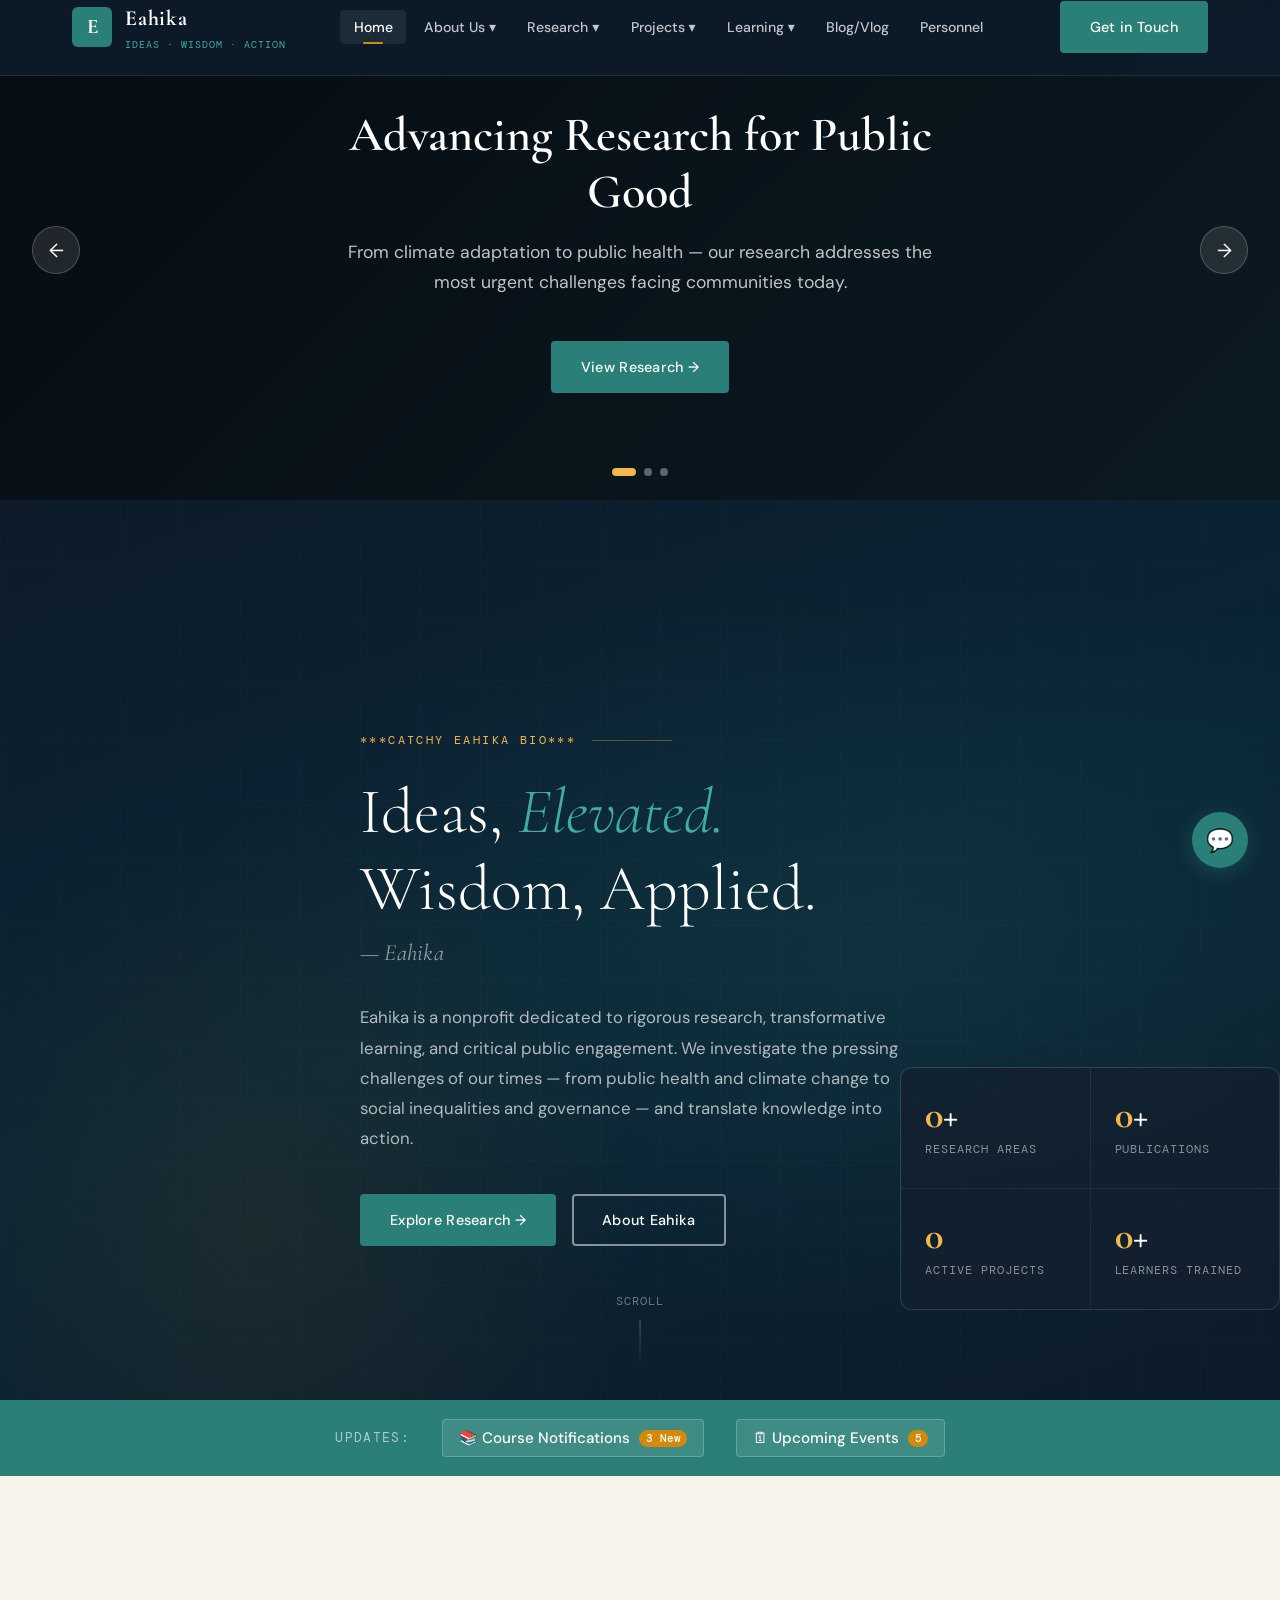
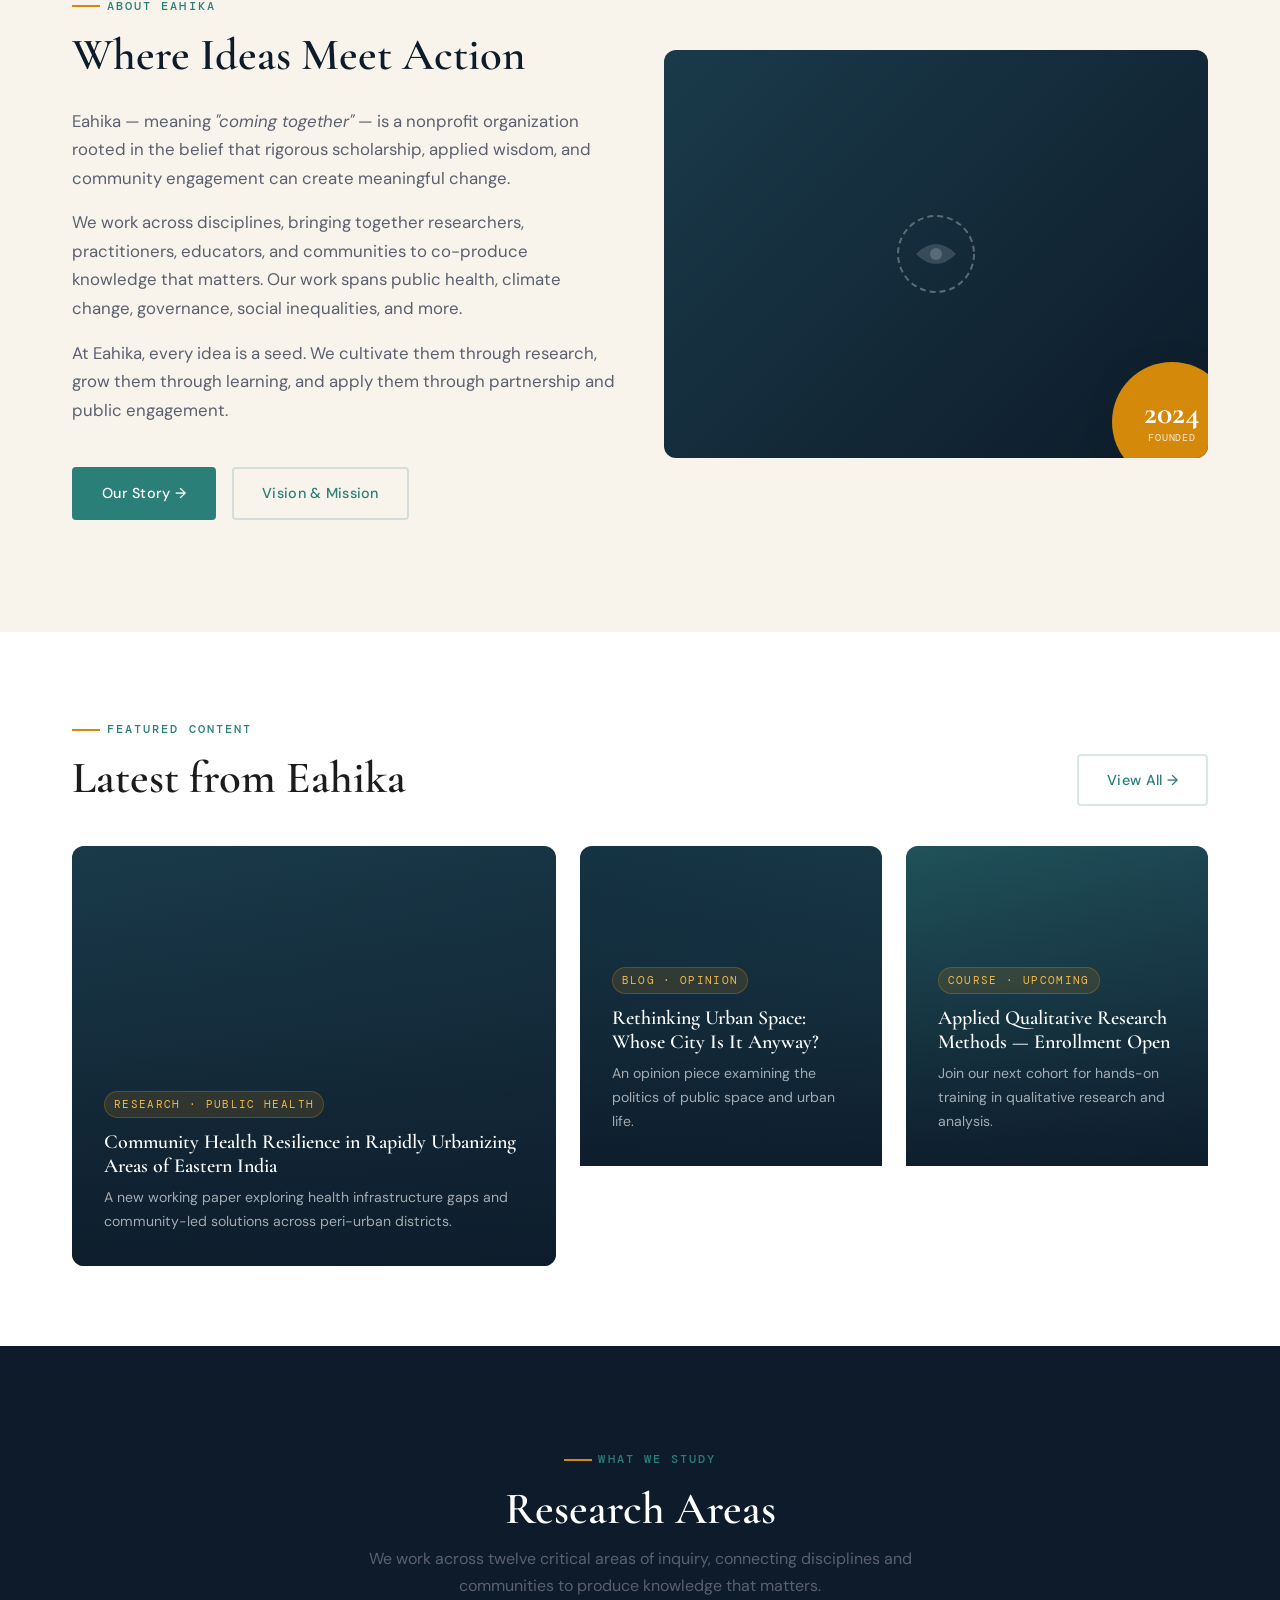
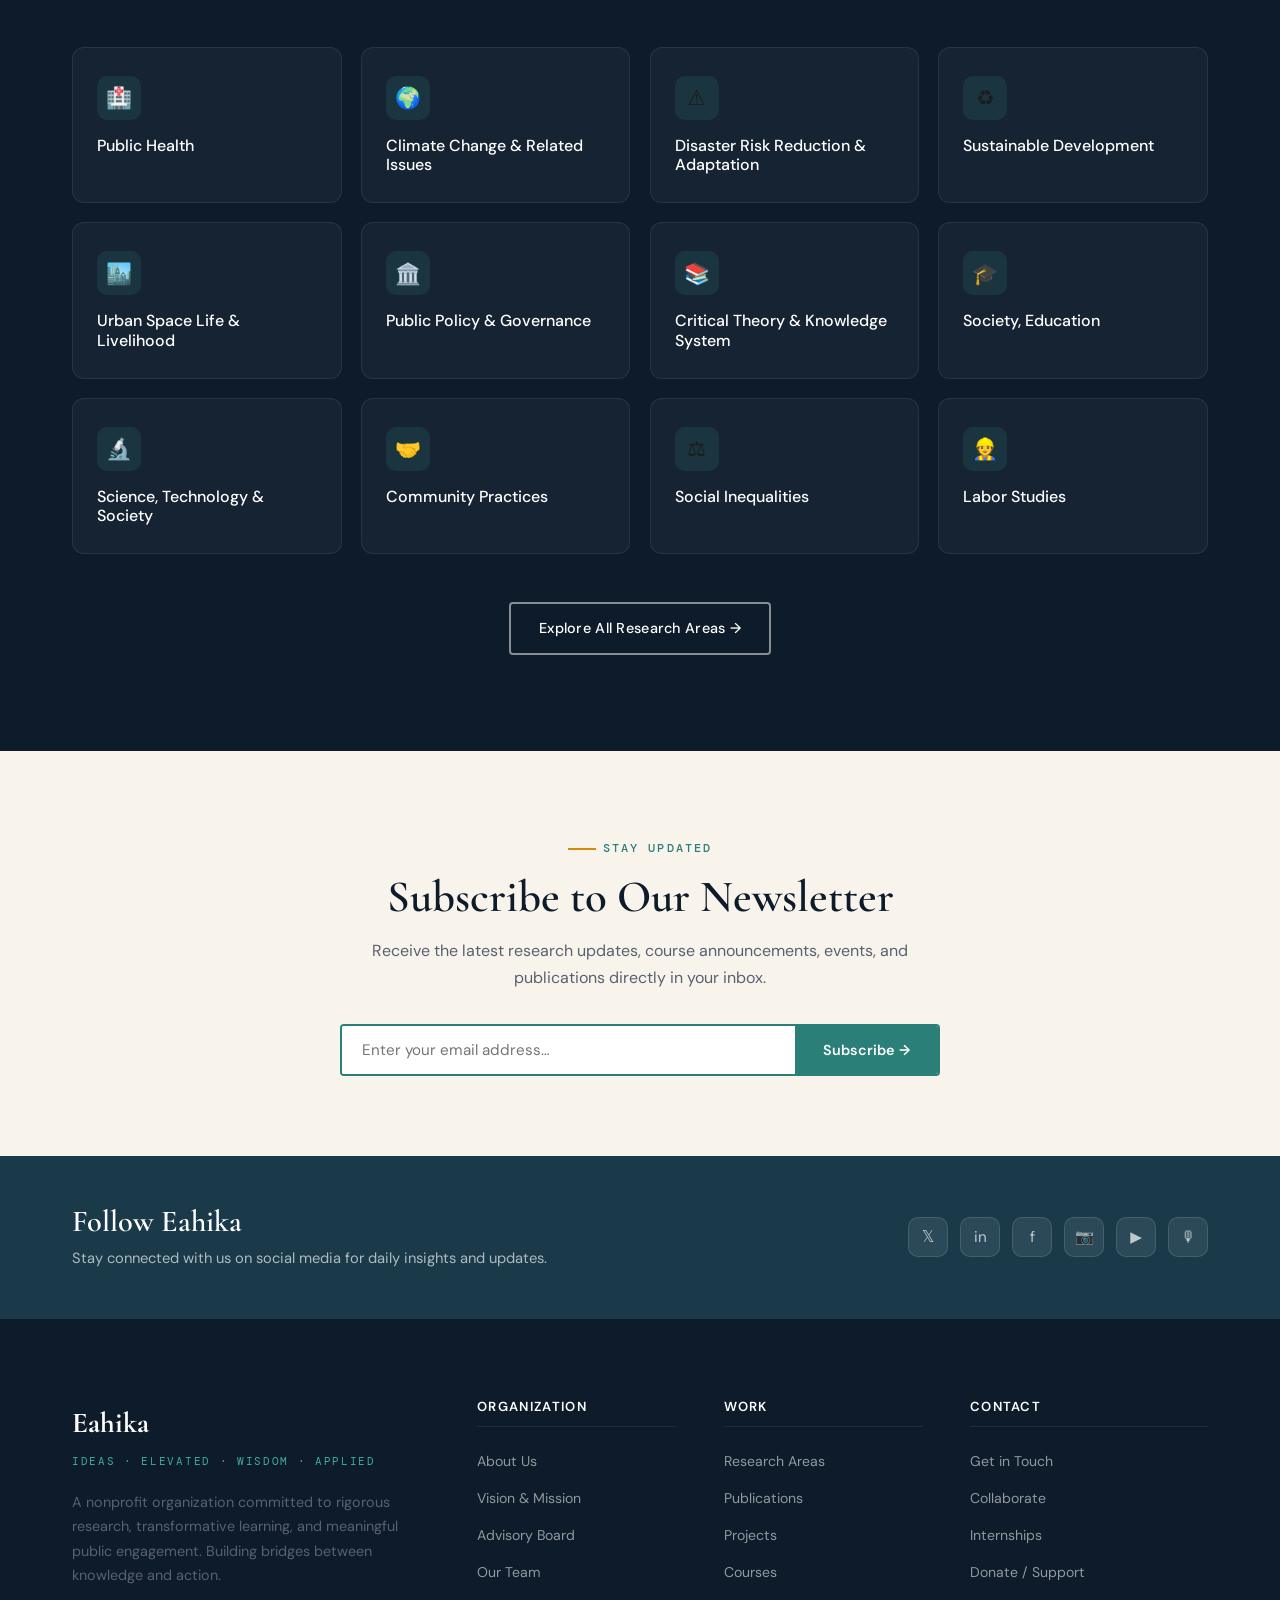
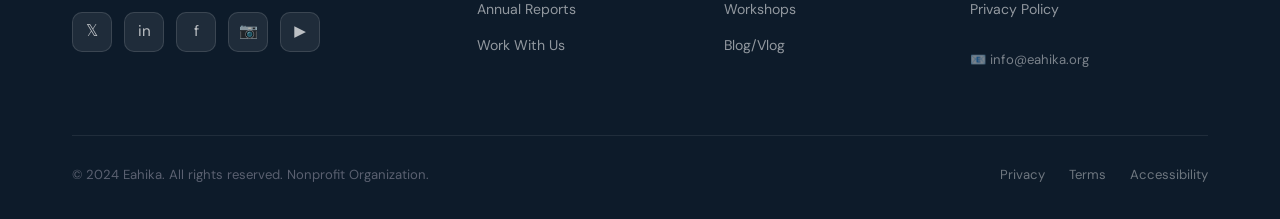
<file: index.html>
<!DOCTYPE html>
<html lang="en">
<head>
  <meta charset="UTF-8" />
  <meta name="viewport" content="width=device-width, initial-scale=1.0" />
  <title>Eahika – Ideas, Elevated. Wisdom, Applied.</title>
  <meta name="description" content="Eahika is a nonprofit organization committed to research, learning, and public engagement across critical areas of human development and social inquiry." />
  <link rel="stylesheet" href="css/style.css" />
  <link rel="icon" href="data:image/svg+xml,<svg xmlns='http://www.w3.org/2000/svg' viewBox='0 0 40 40'><rect width='40' height='40' rx='6' fill='%232A7F78'/><text x='50%' y='72%' font-size='22' font-family='serif' fill='white' text-anchor='middle'>E</text></svg>" />
</head>
<body>

<!-- ═══════════════════════ NAVBAR ═══════════════════════ -->
<nav class="navbar">
  <div class="container">
    <div class="nav-inner">
      <a href="index.html" class="nav-logo">
        <div class="nav-logo-mark">E</div>
        <div class="nav-logo-text">
          <span class="nav-logo-name">Eahika</span>
          <span class="nav-logo-tag">Ideas · Wisdom · Action</span>
        </div>
      </a>

      <ul class="nav-links">
        <li><a href="index.html" class="nav-link">Home</a></li>
        <li class="nav-item">
          <a href="about.html" class="nav-link">About Us ▾</a>
          <div class="nav-dropdown">
            <a href="about.html#who-we-are">Who We Are</a>
            <a href="about.html#vision-mission">Vision &amp; Mission</a>
            <a href="about.html#advisory-board">Advisory Board</a>
            <a href="about.html#work-with-us">Work With Us</a>
            <a href="about.html#annual-reports">Annual Reports</a>
            <a href="about.html#contact">Contact Us</a>
          </div>
        </li>
        <li class="nav-item">
          <a href="research.html" class="nav-link">Research ▾</a>
          <div class="nav-dropdown">
            <a href="research.html#research-areas">Research Areas</a>
            <a href="research.html#publications">Publications</a>
            <a href="research.html#policy-briefs">Policy Briefs</a>
            <a href="research.html#archive">Archive</a>
          </div>
        </li>
        <li class="nav-item">
          <a href="projects.html" class="nav-link">Projects ▾</a>
          <div class="nav-dropdown">
            <a href="projects.html#ongoing">Ongoing Projects</a>
            <a href="projects.html#completed">Completed Projects</a>
            <a href="projects.html#initiatives">Research Initiatives</a>
          </div>
        </li>
        <li class="nav-item">
          <a href="learning.html" class="nav-link">Learning ▾</a>
          <div class="nav-dropdown">
            <a href="learning.html#courses">Courses</a>
            <a href="learning.html#internships">Internships</a>
            <a href="learning.html#workshops">Workshops</a>
          </div>
        </li>
        <li><a href="blog.html" class="nav-link">Blog/Vlog</a></li>
        <li><a href="personnel.html" class="nav-link">Personnel</a></li>
      </ul>

      <a href="about.html#contact" class="btn btn-primary nav-cta">Get in Touch</a>

      <button class="hamburger" aria-label="Toggle menu">
        <span></span><span></span><span></span>
      </button>
    </div>
  </div>
</nav>


<!-- ═══════════════════════ SLIDESHOW ═══════════════════════ -->
<div class="slideshow-section">
  <div class="slideshow-wrap">
    <div class="slide active">
      <div class="slide-bg" style="background: linear-gradient(135deg,#0D1B2A,#1A3A4A);"></div>
      <div class="slide-content fade-up">
        <h2>Advancing Research for Public Good</h2>
        <p>From climate adaptation to public health — our research addresses the most urgent challenges facing communities today.</p>
        <br><a href="research.html" class="btn btn-primary" style="margin-top:1rem;">View Research →</a>
      </div>
    </div>
    <div class="slide">
      <div class="slide-bg" style="background: linear-gradient(135deg,#0A2535,#0D1B2A);"></div>
      <div class="slide-content">
        <h2>Learning That Transforms</h2>
        <p>Courses, workshops, and internships designed to build capacity and equip the next generation of thinkers and practitioners.</p>
        <br><a href="learning.html" class="btn btn-primary" style="margin-top:1rem;">Explore Courses →</a>
      </div>
    </div>
    <div class="slide">
      <div class="slide-bg" style="background: linear-gradient(135deg,#1A3A4A,#0D1B2A);"></div>
      <div class="slide-content">
        <h2>Stories That Need to Be Told</h2>
        <p>Our Blog/Vlog platform amplifies untold stories, opinions, and audio-visual conversations shaping our world.</p>
        <br><a href="blog.html" class="btn btn-primary" style="margin-top:1rem;">Read & Watch →</a>
      </div>
    </div>

    <button class="slide-arrow slide-prev" aria-label="Previous">&#8592;</button>
    <button class="slide-arrow slide-next" aria-label="Next">&#8594;</button>

    <div class="slide-nav">
      <div class="slide-dot active"></div>
      <div class="slide-dot"></div>
      <div class="slide-dot"></div>
    </div>
  </div>
</div>


<!-- ═══════════════════════ HERO ═══════════════════════ -->
<section class="hero">
  <div class="hero-bg"></div>
  <div class="hero-grid-overlay"></div>
  <div class="container">
    <div class="hero-content fade-up">
      <p class="hero-eyebrow">***Catchy Eahika Bio***</p>
      <h1>Ideas, <em>Elevated.</em><br>Wisdom, Applied.</h1>
      <p class="hero-tagline">— Eahika</p>
      <p class="hero-description">
        Eahika is a nonprofit dedicated to rigorous research, transformative learning, and critical public engagement. We investigate the pressing challenges of our times — from public health and climate change to social inequalities and governance — and translate knowledge into action.
      </p>
      <div class="hero-actions">
        <a href="research.html" class="btn btn-primary">Explore Research →</a>
        <a href="about.html" class="btn btn-outline">About Eahika</a>
      </div>
    </div>
  </div>

  <div class="hero-stats">
    <div class="hero-stat">
      <div class="hero-stat-value"><span data-target="0">0</span>+</div>
      <div class="hero-stat-label">Research Areas</div>
    </div>
    <div class="hero-stat">
      <div class="hero-stat-value"><span data-target="0">0</span>+</div>
      <div class="hero-stat-label">Publications</div>
    </div>
    <div class="hero-stat">
      <div class="hero-stat-value"><span data-target="0">0</span></div>
      <div class="hero-stat-label">Active Projects</div>
    </div>
    <div class="hero-stat">
      <div class="hero-stat-value"><span data-target="0">0</span>+</div>
      <div class="hero-stat-label">Learners Trained</div>
    </div>
  </div>

  <div class="hero-scroll">Scroll</div>
</section>

<!-- ═══════════════════════ POPUP TRIGGERS ═══════════════════════ -->
<div class="popup-triggers">
  <div class="container">
    <div class="popup-triggers-inner">
      <span style="font-size:0.82rem;font-family:var(--font-mono);letter-spacing:0.1em;text-transform:uppercase;color:rgba(255,255,255,0.6);">Updates:</span>
      <button class="popup-trigger-btn" data-popup="courses-popup">
        📚 Course Notifications <span class="badge">3 New</span>
      </button>
      <button class="popup-trigger-btn" data-popup="events-popup">
        🗓 Upcoming Events <span class="badge">5</span>
      </button>
    </div>
  </div>
</div>


<!-- ═══════════════════════ ABOUT EAHIKA ═══════════════════════ -->
<section class="about-home section">
  <div class="container">
    <div class="grid-2">
      <div class="about-home-text fade-up">
        <span class="section-label">About Eahika</span>
        <h2>Where Ideas Meet Action</h2>
        <p>
          Eahika — meaning <em>"coming together"</em> — is a nonprofit organization rooted in the belief that rigorous scholarship, applied wisdom, and community engagement can create meaningful change.
        </p>
        <p>
          We work across disciplines, bringing together researchers, practitioners, educators, and communities to co-produce knowledge that matters. Our work spans public health, climate change, governance, social inequalities, and more.
        </p>
        <p>
          At Eahika, every idea is a seed. We cultivate them through research, grow them through learning, and apply them through partnership and public engagement.
        </p>
        <br>
        <div style="display:flex;gap:1rem;flex-wrap:wrap;">
          <a href="about.html" class="btn btn-primary">Our Story →</a>
          <a href="about.html#vision-mission" class="btn btn-ghost">Vision &amp; Mission</a>
        </div>
      </div>
      <div class="about-visual fade-up" style="--i:1">
        <div class="about-visual-img">
          <svg viewBox="0 0 80 80" fill="none" xmlns="http://www.w3.org/2000/svg">
            <circle cx="40" cy="40" r="38" stroke="white" stroke-width="2" stroke-dasharray="6 4"/>
            <path d="M20 40 Q40 20 60 40 Q40 60 20 40Z" fill="white" opacity="0.5"/>
            <circle cx="40" cy="40" r="6" fill="white"/>
          </svg>
        </div>
        <div class="about-badge">
          <div class="about-badge-num">2024</div>
          <div class="about-badge-txt">Founded</div>
        </div>
      </div>
    </div>
  </div>
</section>

<!-- ═══════════════════════ FEATURED CONTENT ═══════════════════════ -->
<section class="featured-strip section">
  <div class="container">
    <span class="section-label fade-up">Featured Content</span>
    <div style="display:flex;justify-content:space-between;align-items:flex-end;margin-bottom:2.5rem;">
      <h2 class="fade-up">Latest from Eahika</h2>
      <a href="blog.html" class="btn btn-ghost fade-up" style="--i:1">View All →</a>
    </div>
    <div class="featured-grid">
      <div class="featured-card fade-up">
        <div class="featured-card-inner">
          <div class="featured-card-bg" style="background:linear-gradient(135deg,#1A3A4A,#0D1B2A);"></div>
          <div class="featured-card-overlay"></div>
          <div class="featured-card-body">
            <span class="featured-tag">Research · Public Health</span>
            <h3>Community Health Resilience in Rapidly Urbanizing Areas of Eastern India</h3>
            <p>A new working paper exploring health infrastructure gaps and community-led solutions across peri-urban districts.</p>
          </div>
        </div>
      </div>
      <div class="featured-card fade-up" style="--i:1">
        <div class="featured-card-inner">
          <div class="featured-card-bg" style="background:linear-gradient(135deg,#0A2535,#1A3A4A);"></div>
          <div class="featured-card-overlay"></div>
          <div class="featured-card-body">
            <span class="featured-tag">Blog · Opinion</span>
            <h3>Rethinking Urban Space: Whose City Is It Anyway?</h3>
            <p>An opinion piece examining the politics of public space and urban life.</p>
          </div>
        </div>
      </div>
      <div class="featured-card fade-up" style="--i:2">
        <div class="featured-card-inner">
          <div class="featured-card-bg" style="background:linear-gradient(135deg,#2A7F78,#1A3A4A);"></div>
          <div class="featured-card-overlay"></div>
          <div class="featured-card-body">
            <span class="featured-tag">Course · Upcoming</span>
            <h3>Applied Qualitative Research Methods — Enrollment Open</h3>
            <p>Join our next cohort for hands-on training in qualitative research and analysis.</p>
          </div>
        </div>
      </div>
    </div>
  </div>
</section>

<!-- ═══════════════════════ RESEARCH AREAS OVERVIEW ═══════════════════════ -->
<section class="research-areas">
  <div class="container">
    <div class="text-center fade-up">
      <span class="section-label" style="justify-content:center;">What We Study</span>
      <h2>Research Areas</h2>
      <p style="margin-top:0.5rem;max-width:560px;margin-inline:auto;">We work across twelve critical areas of inquiry, connecting disciplines and communities to produce knowledge that matters.</p>
    </div>
    <div class="research-grid">
      <div class="research-card fade-up" style="--i:0"><div class="research-card-icon">🏥</div><h4>Public Health</h4></div>
      <div class="research-card fade-up" style="--i:1"><div class="research-card-icon">🌍</div><h4>Climate Change &amp; Related Issues</h4></div>
      <div class="research-card fade-up" style="--i:2"><div class="research-card-icon">⚠️</div><h4>Disaster Risk Reduction &amp; Adaptation</h4></div>
      <div class="research-card fade-up" style="--i:3"><div class="research-card-icon">♻️</div><h4>Sustainable Development</h4></div>
      <div class="research-card fade-up" style="--i:4"><div class="research-card-icon">🏙️</div><h4>Urban Space Life &amp; Livelihood</h4></div>
      <div class="research-card fade-up" style="--i:5"><div class="research-card-icon">🏛️</div><h4>Public Policy &amp; Governance</h4></div>
      <div class="research-card fade-up" style="--i:6"><div class="research-card-icon">📚</div><h4>Critical Theory &amp; Knowledge System</h4></div>
      <div class="research-card fade-up" style="--i:7"><div class="research-card-icon">🎓</div><h4>Society, Education</h4></div>
      <div class="research-card fade-up" style="--i:8"><div class="research-card-icon">🔬</div><h4>Science, Technology &amp; Society</h4></div>
      <div class="research-card fade-up" style="--i:9"><div class="research-card-icon">🤝</div><h4>Community Practices</h4></div>
      <div class="research-card fade-up" style="--i:10"><div class="research-card-icon">⚖️</div><h4>Social Inequalities</h4></div>
      <div class="research-card fade-up" style="--i:11"><div class="research-card-icon">👷</div><h4>Labor Studies</h4></div>
    </div>
    <div class="text-center" style="margin-top:3rem;">
      <a href="research.html" class="btn btn-outline">Explore All Research Areas →</a>
    </div>
  </div>
</section>

<!-- ═══════════════════════ NEWSLETTER ═══════════════════════ -->
<section class="newsletter-section">
  <div class="container">
    <div class="newsletter-inner fade-up">
      <span class="section-label" style="justify-content:center;">Stay Updated</span>
      <h2>Subscribe to Our Newsletter</h2>
      <p>Receive the latest research updates, course announcements, events, and publications directly in your inbox.</p>
      <form class="newsletter-form" onsubmit="return false">
        <input type="email" placeholder="Enter your email address…" required />
        <button type="submit">Subscribe →</button>
      </form>
    </div>
  </div>
</section>

<!-- ═══════════════════════ SOCIAL MEDIA ═══════════════════════ -->
<section class="section--teal section" style="padding:3rem 0;">
  <div class="container">
    <div style="display:flex;align-items:center;justify-content:space-between;flex-wrap:wrap;gap:1.5rem;">
      <div>
        <h3 style="color:var(--white);margin-bottom:0.3rem;">Follow Eahika</h3>
        <p style="color:rgba(255,255,255,0.65);font-size:0.92rem;">Stay connected with us on social media for daily insights and updates.</p>
      </div>
      <div class="social-links">
        <a href="#" class="social-link" title="Twitter/X">𝕏</a>
        <a href="#" class="social-link" title="LinkedIn">in</a>
        <a href="#" class="social-link" title="Facebook">f</a>
        <a href="#" class="social-link" title="Instagram">📷</a>
        <a href="#" class="social-link" title="YouTube">▶</a>
        <a href="#" class="social-link" title="Podcast">🎙</a>
      </div>
    </div>
  </div>
</section>

<!-- ═══════════════════════ FOOTER ═══════════════════════ -->
<footer class="footer">
  <div class="container">
    <div class="footer-grid">
      <div class="footer-brand">
        <div class="footer-brand-name">Eahika</div>
        <div class="footer-brand-tag">Ideas · Elevated · Wisdom · Applied</div>
        <p>A nonprofit organization committed to rigorous research, transformative learning, and meaningful public engagement. Building bridges between knowledge and action.</p>
        <div class="social-links">
          <a href="#" class="social-link">𝕏</a>
          <a href="#" class="social-link">in</a>
          <a href="#" class="social-link">f</a>
          <a href="#" class="social-link">📷</a>
          <a href="#" class="social-link">▶</a>
        </div>
      </div>
      <div class="footer-col">
        <h5>Organization</h5>
        <ul>
          <li><a href="about.html">About Us</a></li>
          <li><a href="about.html#vision-mission">Vision &amp; Mission</a></li>
          <li><a href="about.html#advisory-board">Advisory Board</a></li>
          <li><a href="personnel.html">Our Team</a></li>
          <li><a href="about.html#annual-reports">Annual Reports</a></li>
          <li><a href="about.html#work-with-us">Work With Us</a></li>
        </ul>
      </div>
      <div class="footer-col">
        <h5>Work</h5>
        <ul>
          <li><a href="research.html">Research Areas</a></li>
          <li><a href="research.html#publications">Publications</a></li>
          <li><a href="projects.html">Projects</a></li>
          <li><a href="learning.html">Courses</a></li>
          <li><a href="learning.html#workshops">Workshops</a></li>
          <li><a href="blog.html">Blog/Vlog</a></li>
        </ul>
      </div>
      <div class="footer-col">
        <h5>Contact</h5>
        <ul>
          <li><a href="about.html#contact">Get in Touch</a></li>
          <li><a href="about.html#work-with-us">Collaborate</a></li>
          <li><a href="learning.html#internships">Internships</a></li>
          <li><a href="#">Donate / Support</a></li>
          <li><a href="#">Privacy Policy</a></li>
        </ul>
        <br>
        <p style="font-size:0.82rem;color:rgba(255,255,255,0.45);">📧 info@eahika.org</p>
      </div>
    </div>
    <div class="footer-bottom">
      <p class="footer-bottom-text">© 2024 Eahika. All rights reserved. Nonprofit Organization.</p>
      <div class="footer-bottom-links">
        <a href="#">Privacy</a>
        <a href="#">Terms</a>
        <a href="#">Accessibility</a>
      </div>
    </div>
  </div>
</footer>

<!-- ═══════════════════════ POPUPS ═══════════════════════ -->
<div class="popup-overlay" id="courses-popup">
  <div class="popup-box">
    <button class="popup-close">✕</button>
    <h3>📚 Course Notifications</h3>
    <div class="popup-item">
      <div class="popup-item-date"><strong>APR</strong>15</div>
      <div class="popup-item-info">
        <h5>Applied Qualitative Research Methods</h5>
        <p>8-week intensive • Online + Weekend Sessions • Enrollment Open</p>
      </div>
    </div>
    <div class="popup-item">
      <div class="popup-item-date"><strong>MAY</strong>01</div>
      <div class="popup-item-info">
        <h5>Introduction to Data Analytics for Social Research</h5>
        <p>6-week course • Online • Registration Opening Soon</p>
      </div>
    </div>
    <div class="popup-item">
      <div class="popup-item-date"><strong>MAY</strong>20</div>
      <div class="popup-item-info">
        <h5>Geospatial Technology for Community Mapping</h5>
        <p>4-week workshop • Hybrid mode • Limited seats</p>
      </div>
    </div>
    <br>
    <a href="learning.html" class="btn btn-primary" style="width:100%;justify-content:center;">View All Courses →</a>
  </div>
</div>

<div class="popup-overlay" id="events-popup">
  <div class="popup-box">
    <button class="popup-close">✕</button>
    <h3>🗓 Upcoming Events</h3>
    <div class="popup-item">
      <div class="popup-item-date"><strong>APR</strong>10</div>
      <div class="popup-item-info">
        <h5>Seminar: Climate Justice and Community Resilience</h5>
        <p>Online Webinar • Free Registration</p>
      </div>
    </div>
    <div class="popup-item">
      <div class="popup-item-date"><strong>APR</strong>22</div>
      <div class="popup-item-info">
        <h5>Panel Discussion: Governance &amp; Public Accountability</h5>
        <p>Kolkata + Livestream</p>
      </div>
    </div>
    <div class="popup-item">
      <div class="popup-item-date"><strong>MAY</strong>03</div>
      <div class="popup-item-info">
        <h5>Workshop: Oral Histories as Research Method</h5>
        <p>In-person • Limited seats</p>
      </div>
    </div>
    <div class="popup-item">
      <div class="popup-item-date"><strong>MAY</strong>18</div>
      <div class="popup-item-info">
        <h5>Annual Research Colloquium 2025</h5>
        <p>Full-day event • Hybrid • Registration Required</p>
      </div>
    </div>
    <br>
    <a href="about.html#contact" class="btn btn-primary" style="width:100%;justify-content:center;">Register for Events →</a>
  </div>
</div>

<!-- ═══════════════════════ CHAT WIDGET ═══════════════════════ -->
<div class="chat-widget">
  <div class="chat-panel">
    <div class="chat-header">
      <h4>💬 Chat with Eahika</h4>
      <span class="chat-close">✕</span>
    </div>
    <div class="chat-body">
      <div class="chat-msg bot">Hello! Welcome to Eahika. How can we help you today? Ask about our research, courses, or collaborations.</div>
    </div>
    <div class="chat-input">
      <input type="text" placeholder="Type a message…" />
      <button>Send</button>
    </div>
  </div>
  <button class="chat-btn" aria-label="Open chat">💬</button>
</div>

<script src="js/main.js"></script>
</body>
</html>
</file>
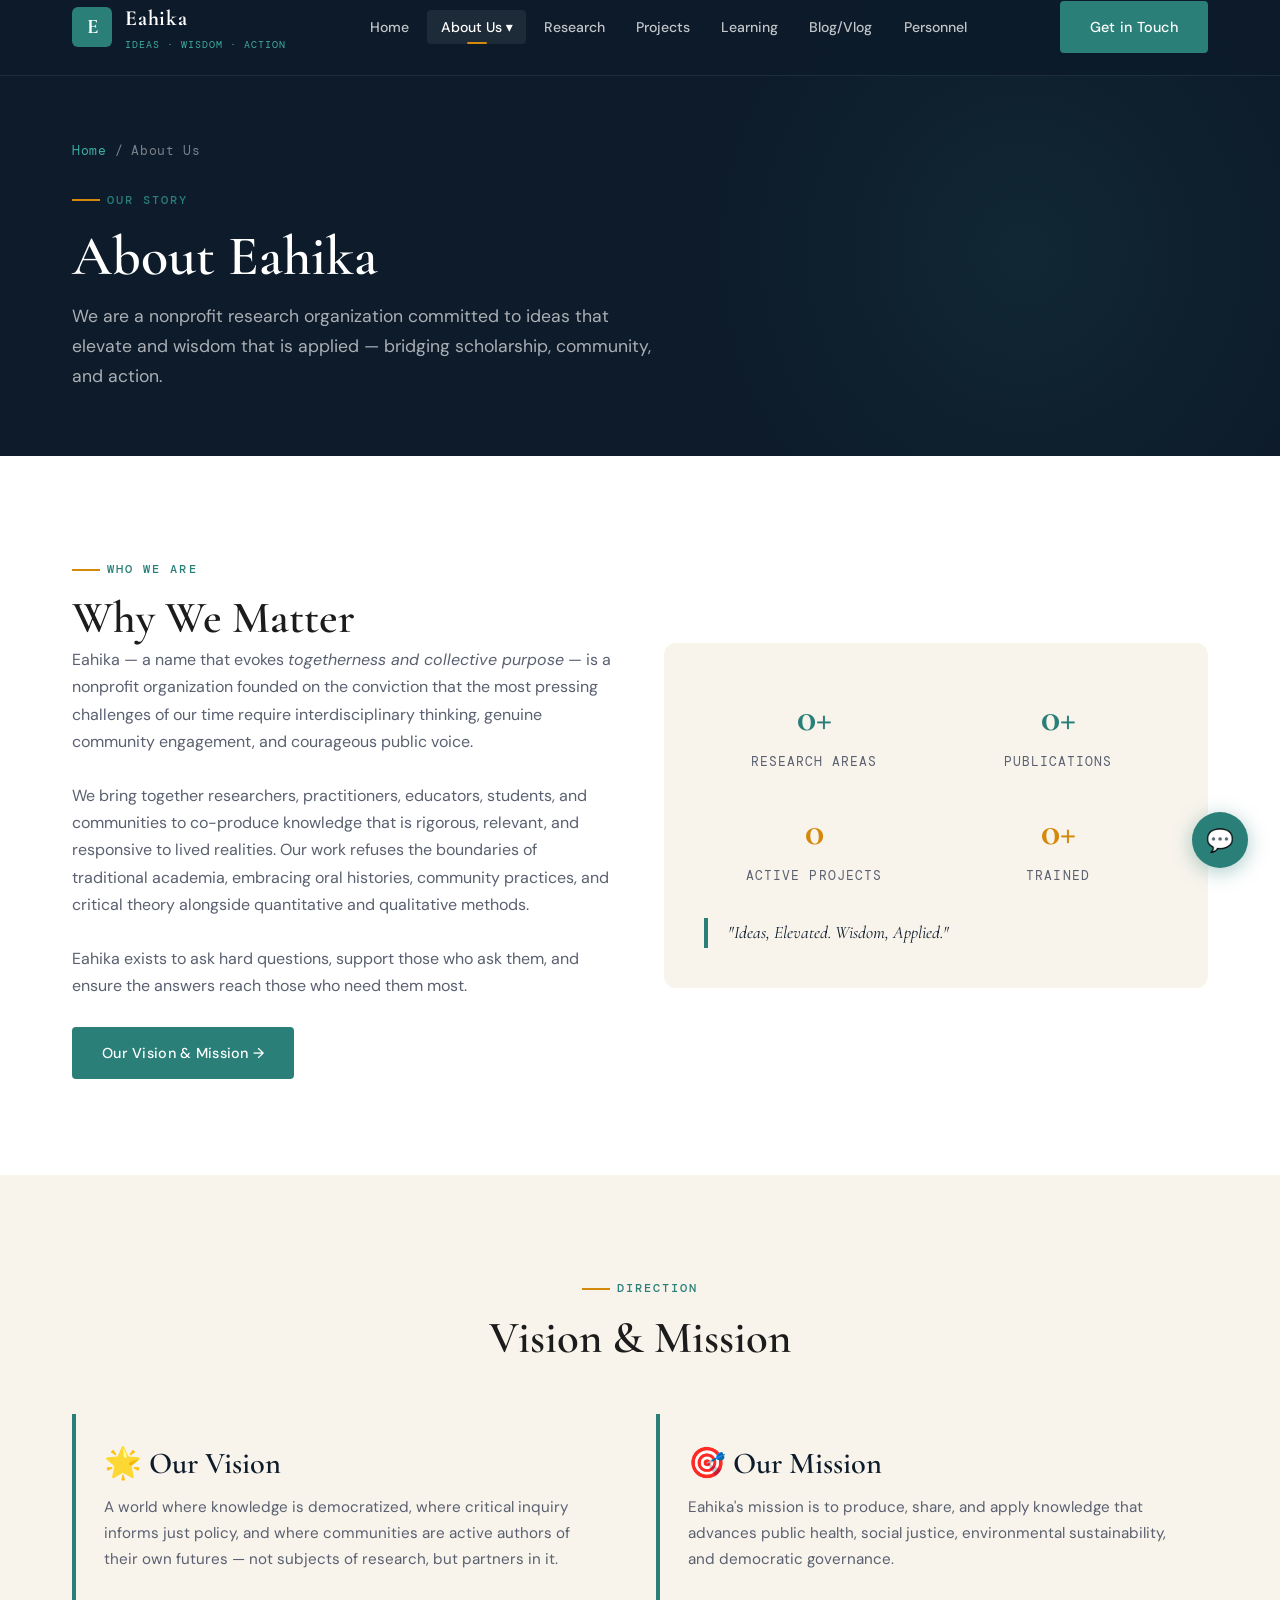
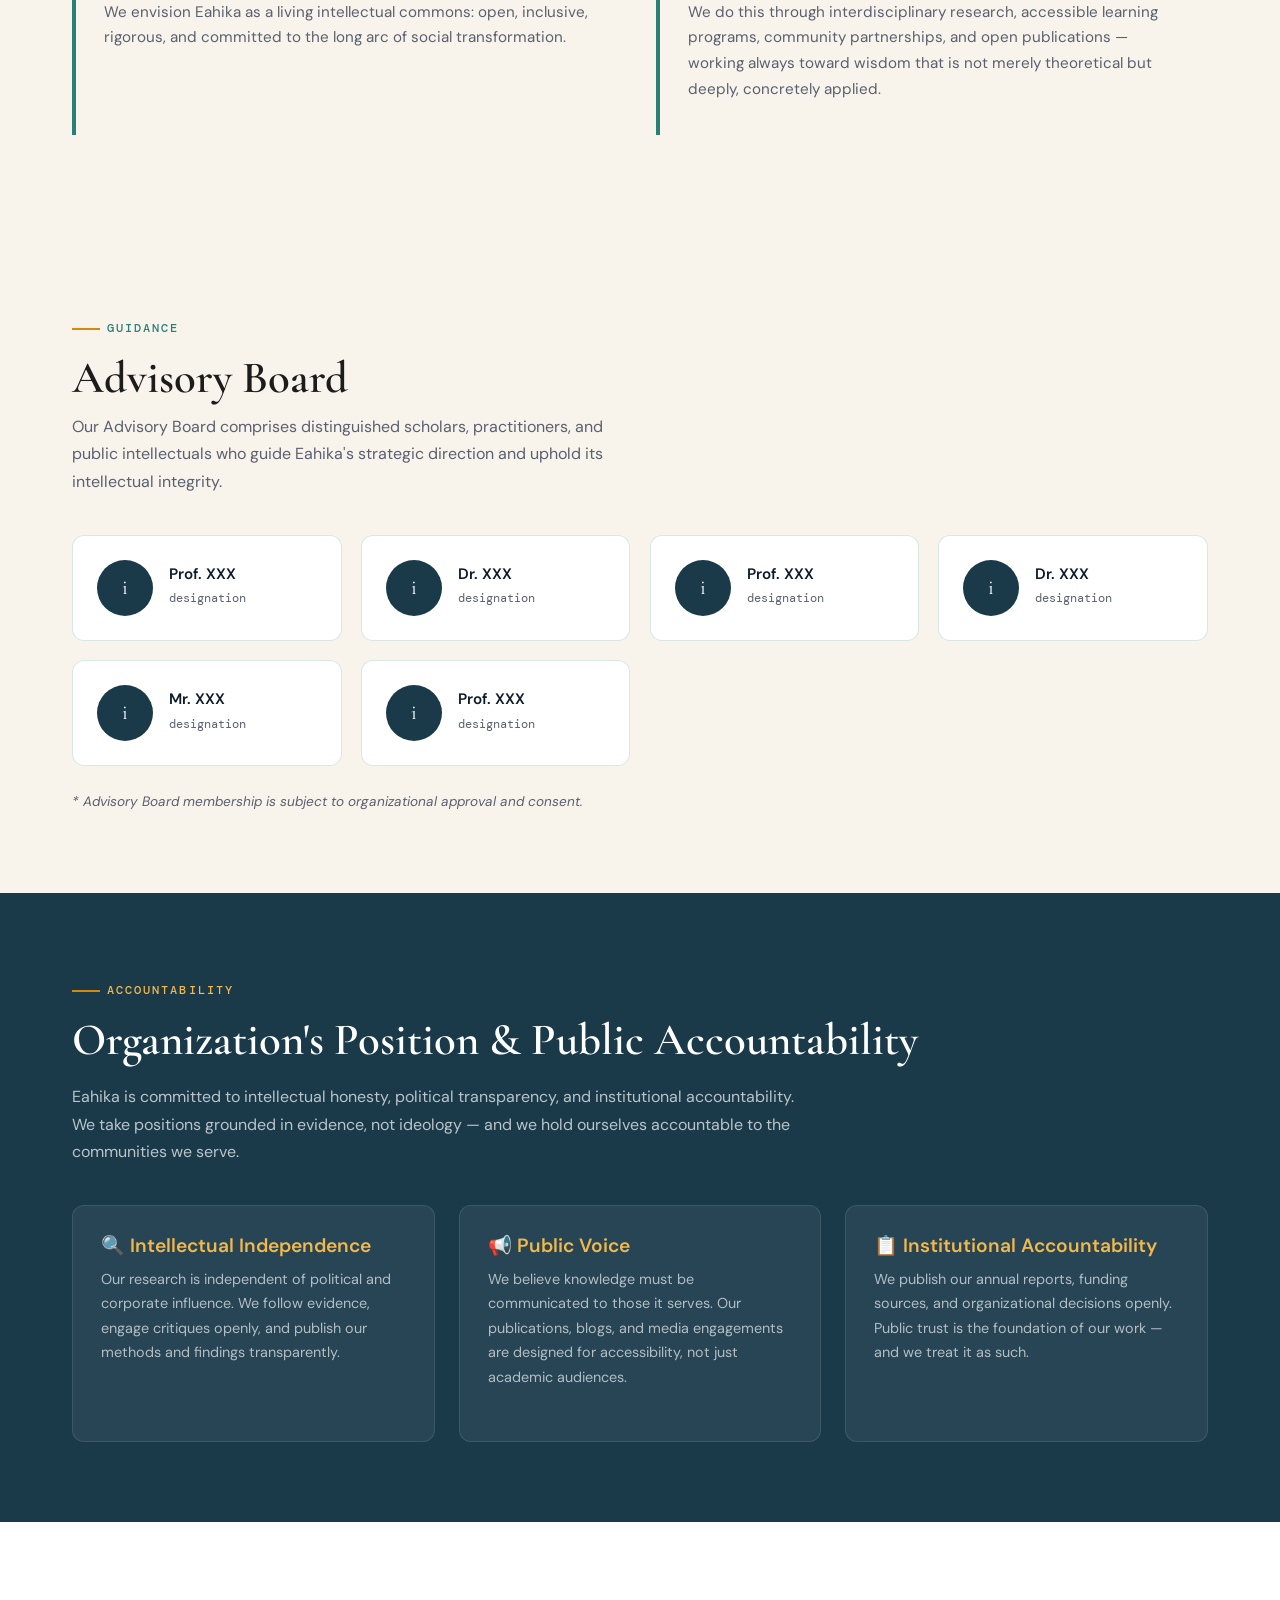
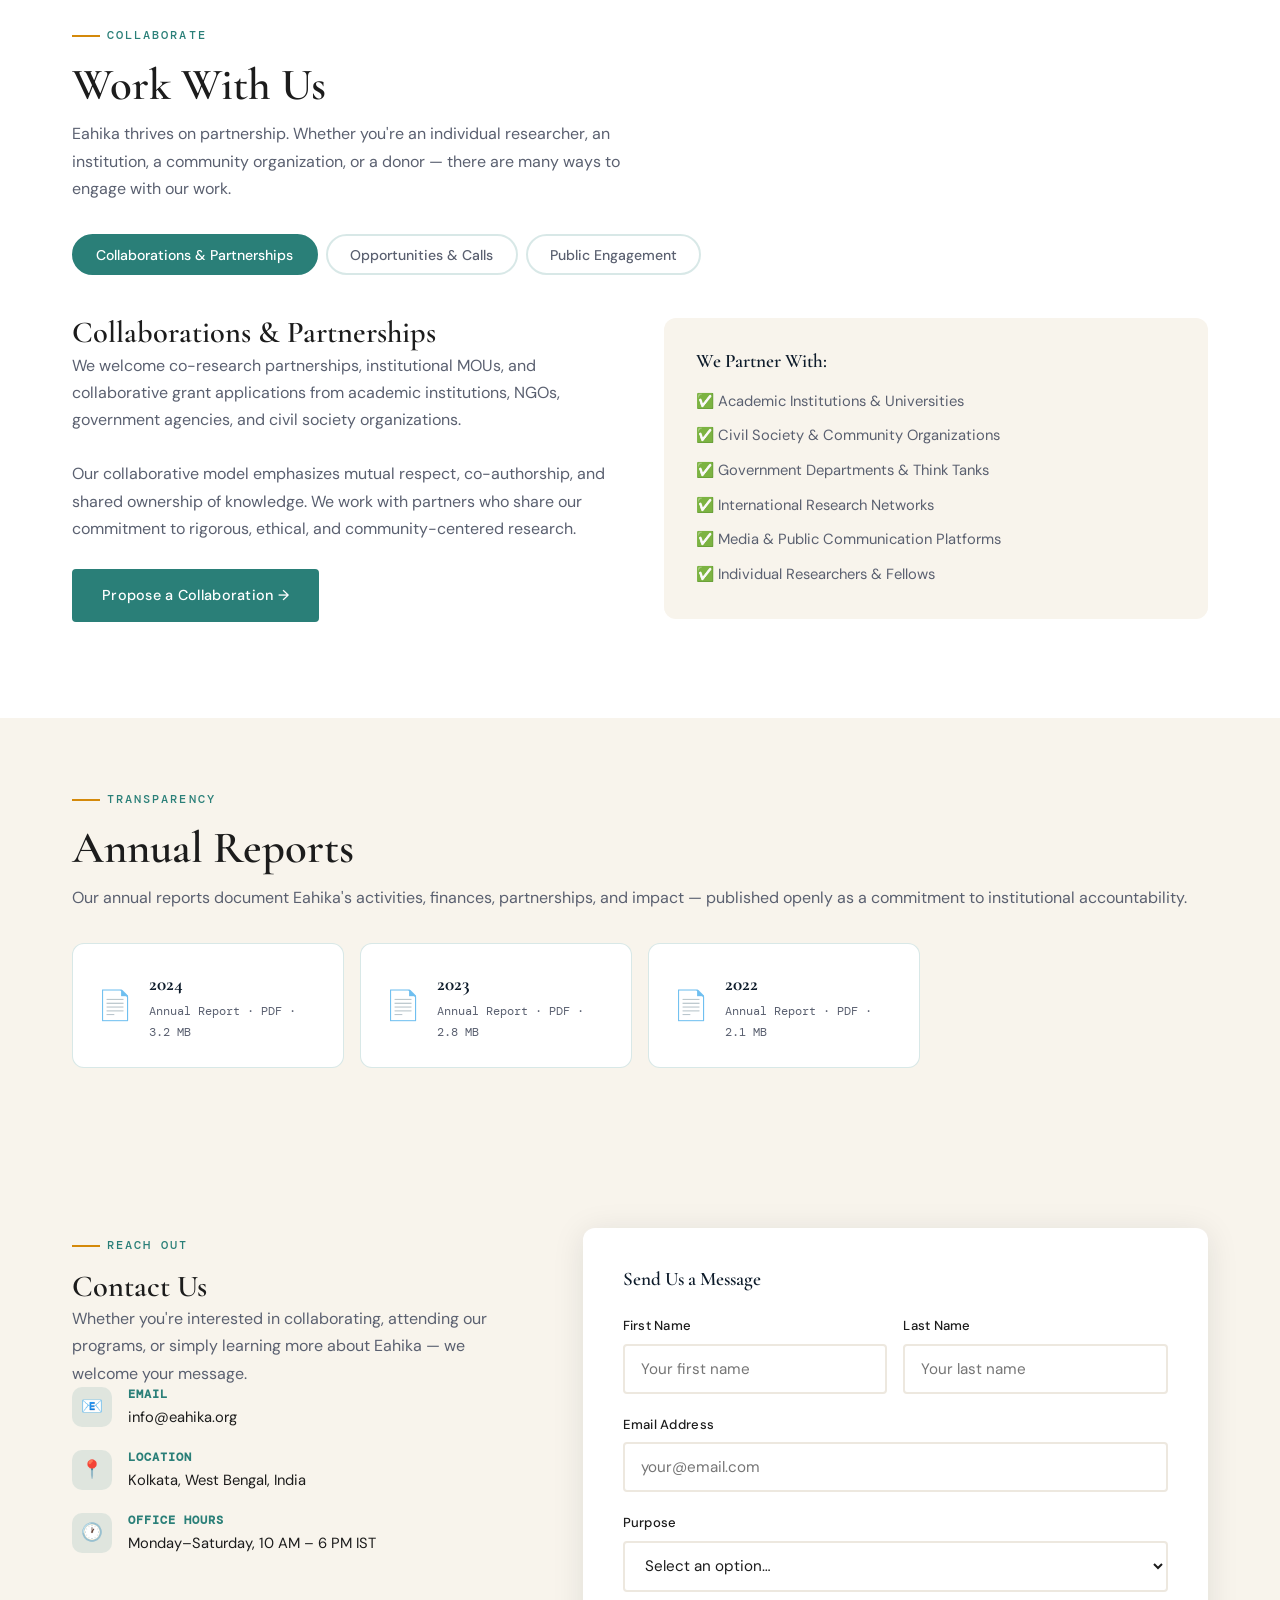
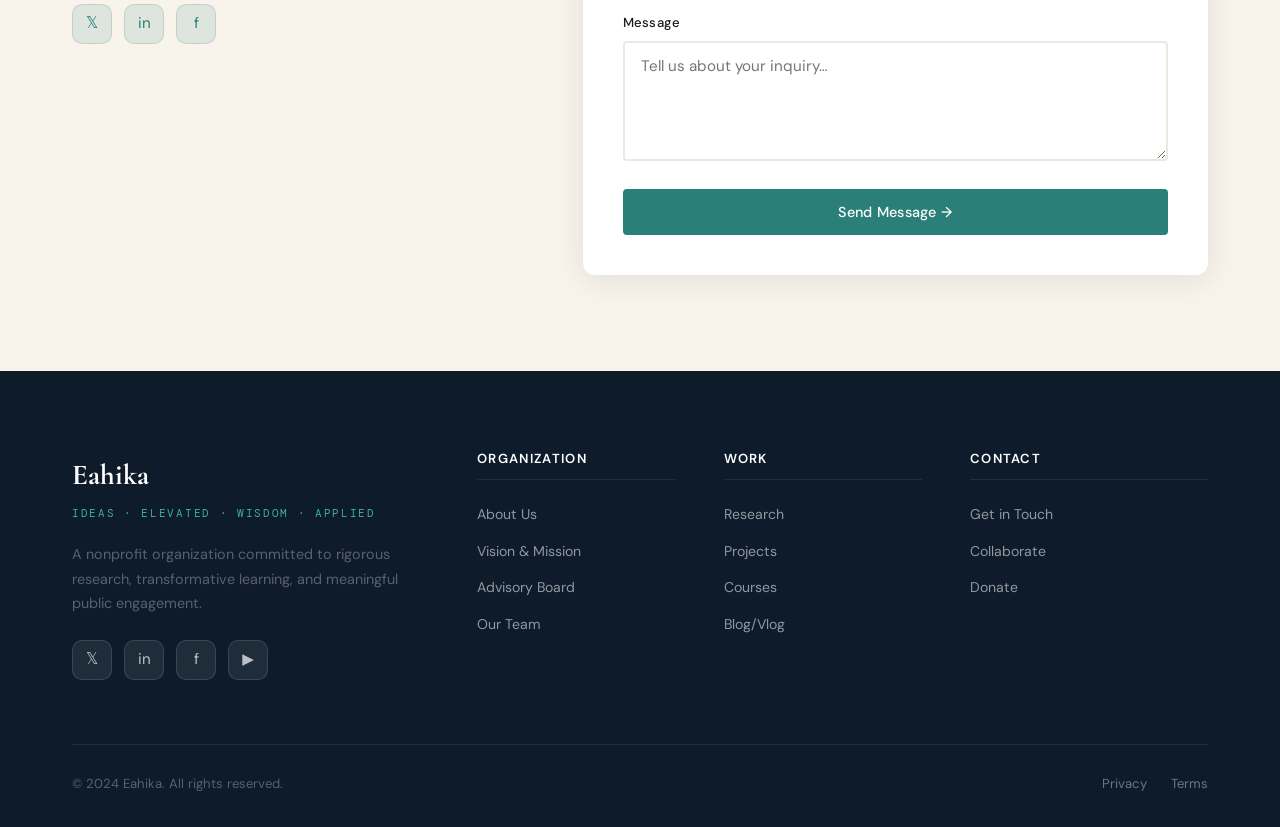
<file: about.html>
<!DOCTYPE html>
<html lang="en">
<head>
  <meta charset="UTF-8"/>
  <meta name="viewport" content="width=device-width, initial-scale=1.0"/>
  <title>About Us – Eahika</title>
  <meta name="description" content="Learn about Eahika's story, vision, mission, advisory board, and how you can work with us."/>
  <link rel="stylesheet" href="css/style.css"/>
</head>
<body>

<!-- NAVBAR -->
<nav class="navbar">
  <div class="container">
    <div class="nav-inner">
      <a href="index.html" class="nav-logo">
        <div class="nav-logo-mark">E</div>
        <div class="nav-logo-text">
          <span class="nav-logo-name">Eahika</span>
          <span class="nav-logo-tag">Ideas · Wisdom · Action</span>
        </div>
      </a>
      <ul class="nav-links">
        <li><a href="index.html" class="nav-link">Home</a></li>
        <li class="nav-item"><a href="about.html" class="nav-link active">About Us ▾</a>
          <div class="nav-dropdown">
            <a href="#who-we-are">Who We Are</a>
            <a href="#vision-mission">Vision &amp; Mission</a>
            <a href="#advisory-board">Advisory Board</a>
            <a href="#work-with-us">Work With Us</a>
            <a href="#annual-reports">Annual Reports</a>
            <a href="#contact">Contact Us</a>
          </div>
        </li>
        <li><a href="research.html" class="nav-link">Research</a></li>
        <li><a href="projects.html" class="nav-link">Projects</a></li>
        <li><a href="learning.html" class="nav-link">Learning</a></li>
        <li><a href="blog.html" class="nav-link">Blog/Vlog</a></li>
        <li><a href="personnel.html" class="nav-link">Personnel</a></li>
      </ul>
      <a href="#contact" class="btn btn-primary nav-cta">Get in Touch</a>
      <button class="hamburger"><span></span><span></span><span></span></button>
    </div>
  </div>
</nav>

<!-- PAGE HERO -->
<section class="page-hero" id="who-we-are">
  <div class="container">
    <div class="breadcrumb"><a href="index.html">Home</a><span>About Us</span></div>
    <span class="section-label">Our Story</span>
    <h1>About Eahika</h1>
    <p>We are a nonprofit research organization committed to ideas that elevate and wisdom that is applied — bridging scholarship, community, and action.</p>
  </div>
</section>

<!-- WHO WE ARE -->
<section class="section" style="padding:6rem 0;">
  <div class="container">
    <div class="grid-2">
      <div class="fade-up">
        <span class="section-label">Who We Are</span>
        <h2>Why We Matter</h2>
        <p>Eahika — a name that evokes <em>togetherness and collective purpose</em> — is a nonprofit organization founded on the conviction that the most pressing challenges of our time require interdisciplinary thinking, genuine community engagement, and courageous public voice.</p>
        <br>
        <p>We bring together researchers, practitioners, educators, students, and communities to co-produce knowledge that is rigorous, relevant, and responsive to lived realities. Our work refuses the boundaries of traditional academia, embracing oral histories, community practices, and critical theory alongside quantitative and qualitative methods.</p>
        <br>
        <p>Eahika exists to ask hard questions, support those who ask them, and ensure the answers reach those who need them most.</p>
        <br>
        <a href="#vision-mission" class="btn btn-primary">Our Vision &amp; Mission →</a>
      </div>
      <div class="fade-up" style="--i:1">
        <div style="background:var(--cream);border-radius:var(--radius-lg);padding:2.5rem;">
          <div style="display:grid;grid-template-columns:1fr 1fr;gap:1.5rem;margin-bottom:2rem;">
            <div style="text-align:center;">
              <div style="font-family:var(--font-serif);font-size:2.5rem;font-weight:700;color:var(--teal);">0+</div>
              <div style="font-size:0.8rem;font-family:var(--font-mono);color:var(--text-muted);letter-spacing:0.08em;text-transform:uppercase;">Research Areas</div>
            </div>
            <div style="text-align:center;">
              <div style="font-family:var(--font-serif);font-size:2.5rem;font-weight:700;color:var(--teal);">0+</div>
              <div style="font-size:0.8rem;font-family:var(--font-mono);color:var(--text-muted);letter-spacing:0.08em;text-transform:uppercase;">Publications</div>
            </div>
            <div style="text-align:center;">
              <div style="font-family:var(--font-serif);font-size:2.5rem;font-weight:700;color:var(--amber);">0</div>
              <div style="font-size:0.8rem;font-family:var(--font-mono);color:var(--text-muted);letter-spacing:0.08em;text-transform:uppercase;">Active Projects</div>
            </div>
            <div style="text-align:center;">
              <div style="font-family:var(--font-serif);font-size:2.5rem;font-weight:700;color:var(--amber);">0+</div>
              <div style="font-size:0.8rem;font-family:var(--font-mono);color:var(--text-muted);letter-spacing:0.08em;text-transform:uppercase;">Trained</div>
            </div>
          </div>
          <blockquote style="border-left:4px solid var(--teal);padding-left:1.25rem;font-family:var(--font-serif);font-style:italic;font-size:1.1rem;color:var(--navy);">
            "Ideas, Elevated. Wisdom, Applied."
          </blockquote>
        </div>
      </div>
    </div>
  </div>
</section>

<!-- VISION & MISSION -->
<section class="vision-mission section--cream section" id="vision-mission">
  <div class="container">
    <div class="text-center fade-up">
      <span class="section-label" style="justify-content:center;">Direction</span>
      <h2>Vision &amp; Mission</h2>
    </div>
    <div class="vm-cards">
      <div class="vm-card fade-up">
        <h3>🌟 Our Vision</h3>
        <p>A world where knowledge is democratized, where critical inquiry informs just policy, and where communities are active authors of their own futures — not subjects of research, but partners in it.</p>
        <br>
        <p>We envision Eahika as a living intellectual commons: open, inclusive, rigorous, and committed to the long arc of social transformation.</p>
      </div>
      <div class="vm-card fade-up" style="--i:1">
        <h3>🎯 Our Mission</h3>
        <p>Eahika's mission is to produce, share, and apply knowledge that advances public health, social justice, environmental sustainability, and democratic governance.</p>
        <br>
        <p>We do this through interdisciplinary research, accessible learning programs, community partnerships, and open publications — working always toward wisdom that is not merely theoretical but deeply, concretely applied.</p>
      </div>
    </div>
  </div>
</section>

<!-- ADVISORY BOARD -->
<section class="advisory-section" id="advisory-board">
  <div class="container">
    <div class="fade-up">
      <span class="section-label">Guidance</span>
      <h2>Advisory Board</h2>
      <p style="max-width:580px;margin-top:0.5rem;">Our Advisory Board comprises distinguished scholars, practitioners, and public intellectuals who guide Eahika's strategic direction and uphold its intellectual integrity.</p>
    </div>
    <div class="advisor-list">
      <div class="advisor-card fade-up" style="--i:0">
        <div class="advisor-avatar">i</div>
        <div class="advisor-info"><h5>Prof. XXX</h5><span>designation</span></div>
      </div>
      <div class="advisor-card fade-up" style="--i:1">
        <div class="advisor-avatar">i</div>
        <div class="advisor-info"><h5>Dr. XXX</h5><span>designation</span></div>
      </div>
      <div class="advisor-card fade-up" style="--i:2">
        <div class="advisor-avatar">i</div>
        <div class="advisor-info"><h5>Prof. XXX</h5><span>designation</span></div>
      </div>
      <div class="advisor-card fade-up" style="--i:3">
        <div class="advisor-avatar">i</div>
        <div class="advisor-info"><h5>Dr. XXX</h5><span>designation</span></div>
      </div>
      <div class="advisor-card fade-up" style="--i:4">
        <div class="advisor-avatar">i</div>
        <div class="advisor-info"><h5>Mr. XXX</h5><span>designation</span></div>
      </div>
      <div class="advisor-card fade-up" style="--i:5">
        <div class="advisor-avatar">i</div>
        <div class="advisor-info"><h5>Prof. XXX</h5><span>designation</span></div>
      </div>
    </div>
    <p style="margin-top:1.5rem;font-size:0.85rem;color:var(--text-muted);font-style:italic;">* Advisory Board membership is subject to organizational approval and consent.</p>
  </div>
</section>

<!-- STANCE & PUBLIC ACCOUNTABILITY -->
<section class="stance-section" id="stance">
  <div class="container">
    <div class="fade-up">
      <span class="section-label" style="color:var(--amber-lt);">Accountability</span>
      <h2>Organization's Position &amp; Public Accountability</h2>
      <p>Eahika is committed to intellectual honesty, political transparency, and institutional accountability. We take positions grounded in evidence, not ideology — and we hold ourselves accountable to the communities we serve.</p>
    </div>
    <div class="stance-pillars">
      <div class="stance-pillar fade-up" style="--i:0">
        <h4>🔍 Intellectual Independence</h4>
        <p>Our research is independent of political and corporate influence. We follow evidence, engage critiques openly, and publish our methods and findings transparently.</p>
      </div>
      <div class="stance-pillar fade-up" style="--i:1">
        <h4>📢 Public Voice</h4>
        <p>We believe knowledge must be communicated to those it serves. Our publications, blogs, and media engagements are designed for accessibility, not just academic audiences.</p>
      </div>
      <div class="stance-pillar fade-up" style="--i:2">
        <h4>📋 Institutional Accountability</h4>
        <p>We publish our annual reports, funding sources, and organizational decisions openly. Public trust is the foundation of our work — and we treat it as such.</p>
      </div>
    </div>
  </div>
</section>

<!-- WORK WITH US -->
<section class="work-with-us section" id="work-with-us">
  <div class="container">
    <div class="fade-up">
      <span class="section-label">Collaborate</span>
      <h2>Work With Us</h2>
      <p style="max-width:580px;margin-top:0.5rem;margin-bottom:2rem;">Eahika thrives on partnership. Whether you're an individual researcher, an institution, a community organization, or a donor — there are many ways to engage with our work.</p>
    </div>
    <div class="work-tabs" data-tabs>
      <button class="tab-btn active" data-group="work" data-tab="tab-collab">Collaborations &amp; Partnerships</button>
      <button class="tab-btn" data-group="work" data-tab="tab-opps">Opportunities &amp; Calls</button>
      <button class="tab-btn" data-group="work" data-tab="tab-engage">Public Engagement</button>
    </div>

    <div id="tab-collab" class="tab-panel active" data-group="work">
      <div class="grid-2">
        <div>
          <h3>Collaborations &amp; Partnerships</h3>
          <p>We welcome co-research partnerships, institutional MOUs, and collaborative grant applications from academic institutions, NGOs, government agencies, and civil society organizations.</p>
          <br>
          <p>Our collaborative model emphasizes mutual respect, co-authorship, and shared ownership of knowledge. We work with partners who share our commitment to rigorous, ethical, and community-centered research.</p>
          <br>
          <a href="#contact" class="btn btn-primary">Propose a Collaboration →</a>
        </div>
        <div style="background:var(--cream);border-radius:var(--radius-lg);padding:2rem;">
          <h4 style="color:var(--navy);margin-bottom:1rem;">We Partner With:</h4>
          <ul style="display:flex;flex-direction:column;gap:0.6rem;color:var(--text-muted);font-size:0.92rem;">
            <li>✅ Academic Institutions &amp; Universities</li>
            <li>✅ Civil Society &amp; Community Organizations</li>
            <li>✅ Government Departments &amp; Think Tanks</li>
            <li>✅ International Research Networks</li>
            <li>✅ Media &amp; Public Communication Platforms</li>
            <li>✅ Individual Researchers &amp; Fellows</li>
          </ul>
        </div>
      </div>
    </div>

    <div id="tab-opps" class="tab-panel" data-group="work">
      <div>
        <h3 style="margin-bottom:1.5rem;">Open Calls &amp; Opportunities</h3>
        <div style="display:grid;grid-template-columns:repeat(auto-fill,minmax(280px,1fr));gap:1.2rem;">
          <div style="border:1px solid var(--border);border-radius:var(--radius-lg);padding:1.75rem;">
            <span style="font-size:0.7rem;font-family:var(--font-mono);letter-spacing:0.1em;text-transform:uppercase;color:var(--teal);background:rgba(42,127,120,0.08);padding:0.25em 0.7em;border-radius:100px;display:inline-block;margin-bottom:0.75rem;">Call for Papers</span>
            <h4 style="color:var(--navy);font-size:1rem;margin-bottom:0.4rem;">Working Papers on Urban Inequalities</h4>
            <p style="font-size:0.88rem;">Submit your working paper for consideration in our 2025 publication series. Deadline: April 30.</p>
          </div>
          <div style="border:1px solid var(--border);border-radius:var(--radius-lg);padding:1.75rem;">
            <span style="font-size:0.7rem;font-family:var(--font-mono);letter-spacing:0.1em;text-transform:uppercase;color:var(--amber);background:rgba(212,137,10,0.08);padding:0.25em 0.7em;border-radius:100px;display:inline-block;margin-bottom:0.75rem;">Research Grant</span>
            <h4 style="color:var(--navy);font-size:1rem;margin-bottom:0.4rem;">Community-Based Climate Resilience Study</h4>
            <p style="font-size:0.88rem;">Small grant for field-based collaborative research. Rolling applications accepted.</p>
          </div>
          <div style="border:1px solid var(--border);border-radius:var(--radius-lg);padding:1.75rem;">
            <span style="font-size:0.7rem;font-family:var(--font-mono);letter-spacing:0.1em;text-transform:uppercase;color:var(--teal);background:rgba(42,127,120,0.08);padding:0.25em 0.7em;border-radius:100px;display:inline-block;margin-bottom:0.75rem;">Fellowship</span>
            <h4 style="color:var(--navy);font-size:1rem;margin-bottom:0.4rem;">Visiting Research Fellow 2025–26</h4>
            <p style="font-size:0.88rem;">Applications open for 6-month research fellowships. Stipend + publication support.</p>
          </div>
        </div>
      </div>
    </div>

    <div id="tab-engage" class="tab-panel" data-group="work">
      <div class="grid-2">
        <div>
          <h3>Public Engagement</h3>
          <p>Eahika believes that research must speak to and with communities — not just about them. We host public seminars, participate in policy dialogues, engage media, and run community outreach programs.</p>
          <br>
          <p>If you'd like to invite us to speak, collaborate on an event, or engage with your community or organization, we'd love to hear from you.</p>
          <br>
          <a href="#contact" class="btn btn-primary">Invite Us →</a>
        </div>
        <div style="background:var(--cream);border-radius:var(--radius-lg);padding:2rem;">
          <h4 style="color:var(--navy);margin-bottom:1rem;">We Engage Through:</h4>
          <ul style="display:flex;flex-direction:column;gap:0.6rem;color:var(--text-muted);font-size:0.92rem;">
            <li>📣 Public Lectures &amp; Seminars</li>
            <li>🎙 Podcast &amp; Media Appearances</li>
            <li>🏫 School &amp; College Outreach</li>
            <li>📜 Policy Briefs &amp; Advocacy</li>
            <li>🤝 Community Workshops</li>
            <li>🌐 Online Webinars &amp; Events</li>
          </ul>
        </div>
      </div>
    </div>
  </div>
</section>

<!-- ANNUAL REPORTS -->
<section class="annual-reports section--cream section" id="annual-reports">
  <div class="container">
    <span class="section-label">Transparency</span>
    <h2 class="fade-up">Annual Reports</h2>
    <p class="fade-up" style="margin-top:0.5rem;">Our annual reports document Eahika's activities, finances, partnerships, and impact — published openly as a commitment to institutional accountability.</p>
    <div class="reports-list">
      <div class="report-card fade-up" style="--i:0">
        <div class="report-icon">📄</div>
        <div>
          <div class="report-year">2024</div>
          <div class="report-size">Annual Report · PDF · 3.2 MB</div>
        </div>
      </div>
      <div class="report-card fade-up" style="--i:1">
        <div class="report-icon">📄</div>
        <div>
          <div class="report-year">2023</div>
          <div class="report-size">Annual Report · PDF · 2.8 MB</div>
        </div>
      </div>
      <div class="report-card fade-up" style="--i:2">
        <div class="report-icon">📄</div>
        <div>
          <div class="report-year">2022</div>
          <div class="report-size">Annual Report · PDF · 2.1 MB</div>
        </div>
      </div>
    </div>
  </div>
</section>

<!-- CONTACT -->
<section class="contact-section" id="contact">
  <div class="container">
    <div class="contact-grid">
      <div class="fade-up">
        <span class="section-label">Reach Out</span>
        <h3>Contact Us</h3>
        <p>Whether you're interested in collaborating, attending our programs, or simply learning more about Eahika — we welcome your message.</p>
        <div class="contact-detail">
          <div class="contact-icon">📧</div>
          <div class="contact-detail-text"><h5>Email</h5><p>info@eahika.org</p></div>
        </div>
        <div class="contact-detail">
          <div class="contact-icon">📍</div>
          <div class="contact-detail-text"><h5>Location</h5><p>Kolkata, West Bengal, India</p></div>
        </div>
        <div class="contact-detail">
          <div class="contact-icon">🕐</div>
          <div class="contact-detail-text"><h5>Office Hours</h5><p>Monday–Saturday, 10 AM – 6 PM IST</p></div>
        </div>
        <br>
        <div class="social-links">
          <a href="#" class="social-link" style="background:rgba(42,127,120,0.12);border-color:var(--border);color:var(--teal);">𝕏</a>
          <a href="#" class="social-link" style="background:rgba(42,127,120,0.12);border-color:var(--border);color:var(--teal);">in</a>
          <a href="#" class="social-link" style="background:rgba(42,127,120,0.12);border-color:var(--border);color:var(--teal);">f</a>
        </div>
      </div>
      <div class="contact-form fade-up" style="--i:1">
        <h4 style="color:var(--navy);margin-bottom:1.5rem;">Send Us a Message</h4>
        <form>
          <div class="form-row">
            <div class="form-group"><label>First Name</label><input type="text" placeholder="Your first name" /></div>
            <div class="form-group"><label>Last Name</label><input type="text" placeholder="Your last name" /></div>
          </div>
          <div class="form-group"><label>Email Address</label><input type="email" placeholder="your@email.com" /></div>
          <div class="form-group">
            <label>Purpose</label>
            <select>
              <option value="">Select an option…</option>
              <option>Research Collaboration</option>
              <option>Course Inquiry</option>
              <option>Partnership Proposal</option>
              <option>Media / Press</option>
              <option>General Inquiry</option>
            </select>
          </div>
          <div class="form-group"><label>Message</label><textarea placeholder="Tell us about your inquiry…"></textarea></div>
          <button type="submit" class="btn btn-primary" style="width:100%;justify-content:center;">Send Message →</button>
        </form>
      </div>
    </div>
  </div>
</section>

<!-- FOOTER -->
<footer class="footer">
  <div class="container">
    <div class="footer-grid">
      <div class="footer-brand">
        <div class="footer-brand-name">Eahika</div>
        <div class="footer-brand-tag">Ideas · Elevated · Wisdom · Applied</div>
        <p>A nonprofit organization committed to rigorous research, transformative learning, and meaningful public engagement.</p>
        <div class="social-links">
          <a href="#" class="social-link">𝕏</a>
          <a href="#" class="social-link">in</a>
          <a href="#" class="social-link">f</a>
          <a href="#" class="social-link">▶</a>
        </div>
      </div>
      <div class="footer-col"><h5>Organization</h5><ul>
        <li><a href="about.html">About Us</a></li>
        <li><a href="about.html#vision-mission">Vision &amp; Mission</a></li>
        <li><a href="about.html#advisory-board">Advisory Board</a></li>
        <li><a href="personnel.html">Our Team</a></li>
      </ul></div>
      <div class="footer-col"><h5>Work</h5><ul>
        <li><a href="research.html">Research</a></li>
        <li><a href="projects.html">Projects</a></li>
        <li><a href="learning.html">Courses</a></li>
        <li><a href="blog.html">Blog/Vlog</a></li>
      </ul></div>
      <div class="footer-col"><h5>Contact</h5><ul>
        <li><a href="#contact">Get in Touch</a></li>
        <li><a href="about.html#work-with-us">Collaborate</a></li>
        <li><a href="#">Donate</a></li>
      </ul></div>
    </div>
    <div class="footer-bottom">
      <p class="footer-bottom-text">© 2024 Eahika. All rights reserved.</p>
      <div class="footer-bottom-links"><a href="#">Privacy</a><a href="#">Terms</a></div>
    </div>
  </div>
</footer>

<div class="chat-widget">
  <div class="chat-panel">
    <div class="chat-header"><h4>💬 Chat with Eahika</h4><span class="chat-close">✕</span></div>
    <div class="chat-body"><div class="chat-msg bot">Hello! How can we help you today?</div></div>
    <div class="chat-input"><input type="text" placeholder="Type a message…"/><button>Send</button></div>
  </div>
  <button class="chat-btn">💬</button>
</div>

<script src="js/main.js"></script>
</body>
</html>
</file>
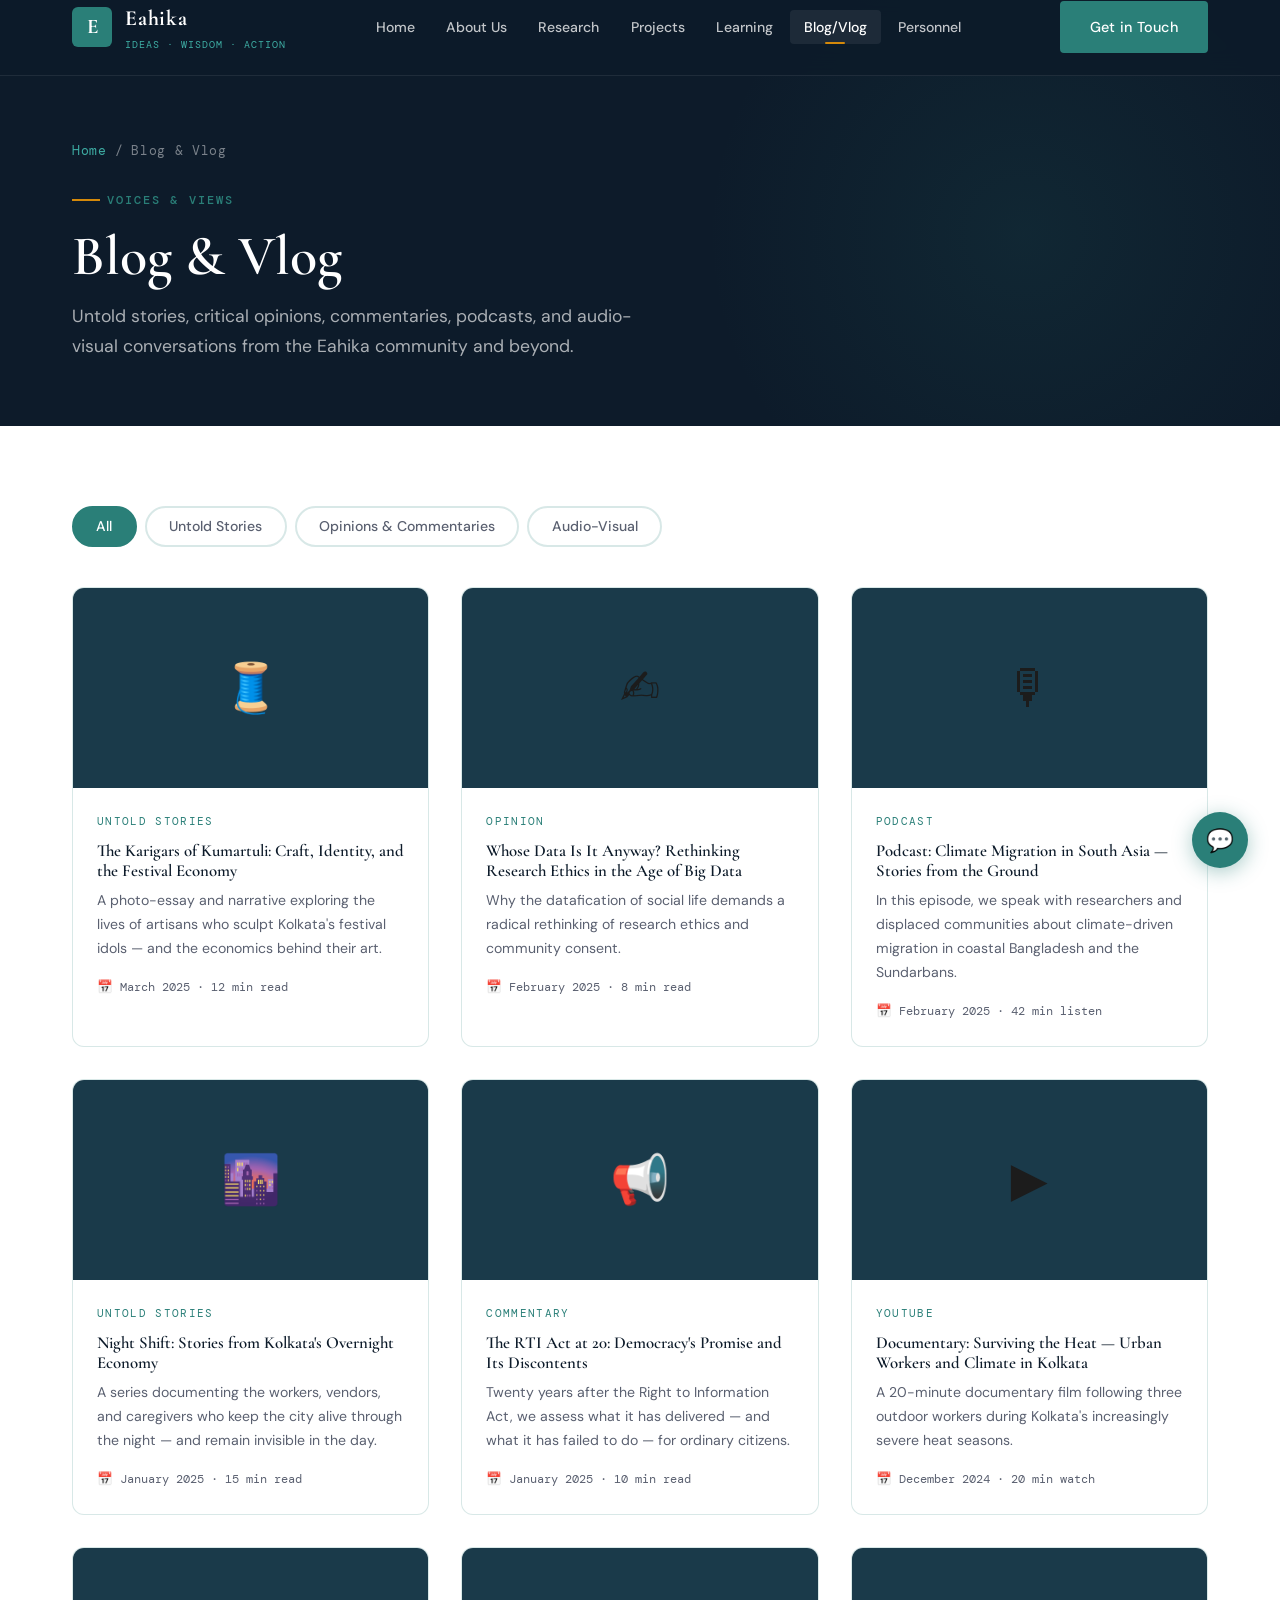
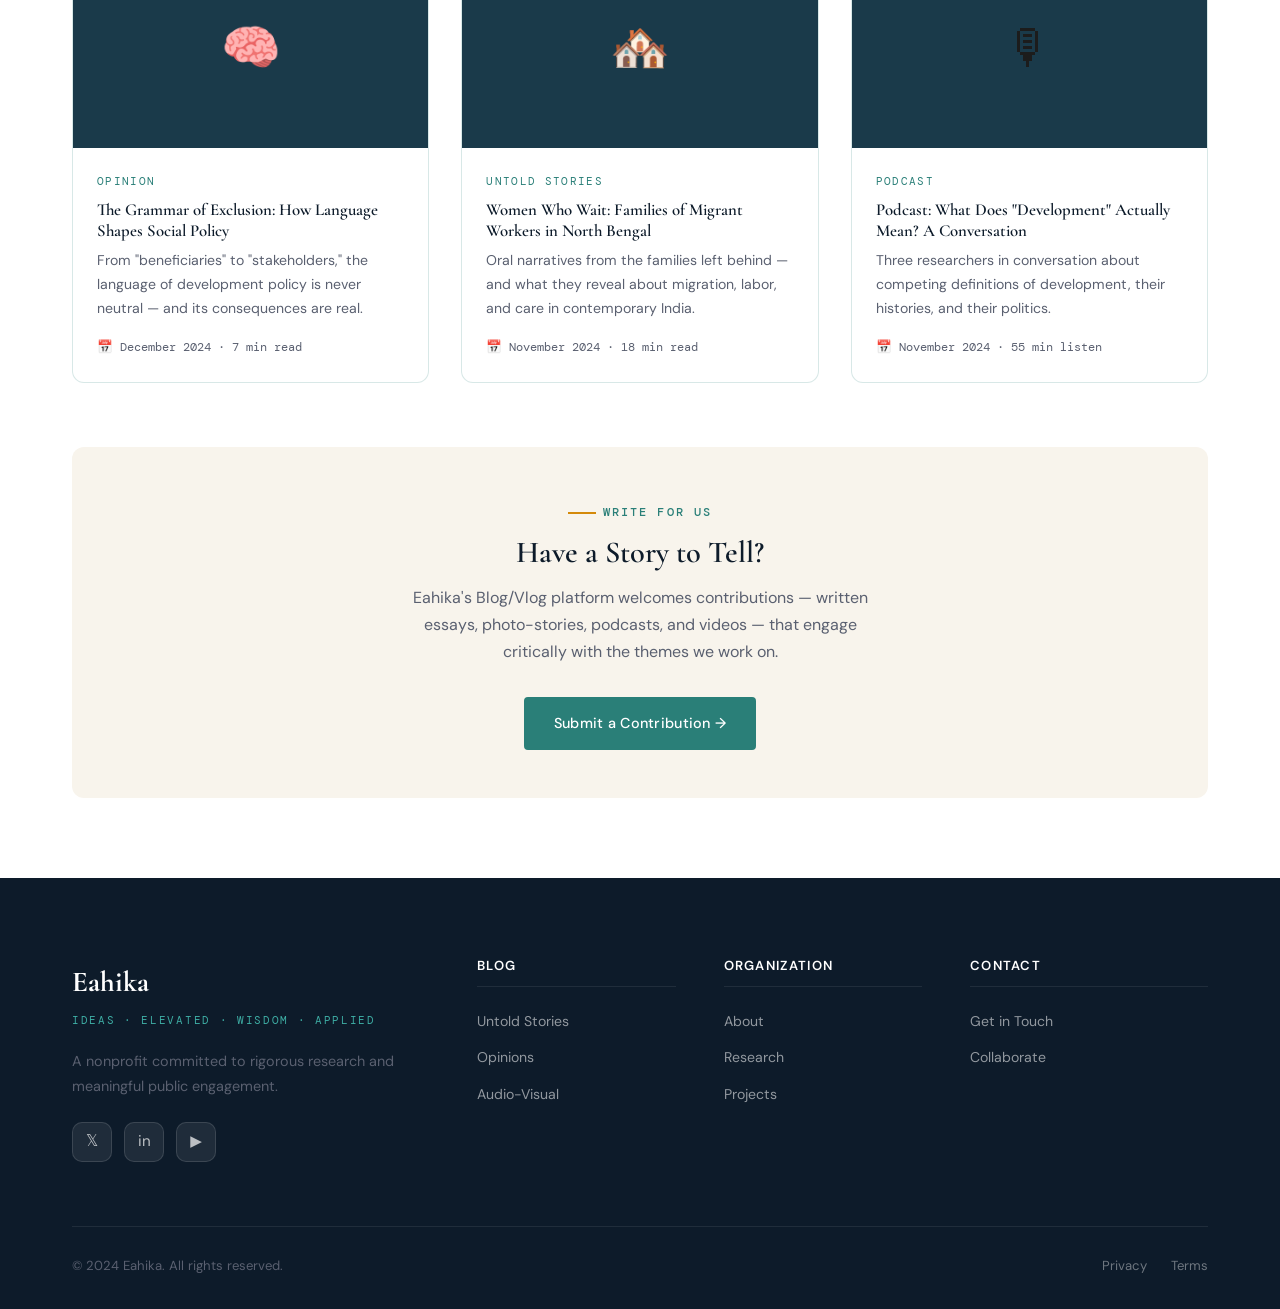
<file: blog.html>
<!DOCTYPE html>
<html lang="en">
<head>
  <meta charset="UTF-8"/>
  <meta name="viewport" content="width=device-width, initial-scale=1.0"/>
  <title>Blog &amp; Vlog – Eahika</title>
  <link rel="stylesheet" href="css/style.css"/>
</head>
<body>

<nav class="navbar">
  <div class="container">
    <div class="nav-inner">
      <a href="index.html" class="nav-logo">
        <div class="nav-logo-mark">E</div>
        <div class="nav-logo-text">
          <span class="nav-logo-name">Eahika</span>
          <span class="nav-logo-tag">Ideas · Wisdom · Action</span>
        </div>
      </a>
      <ul class="nav-links">
        <li><a href="index.html" class="nav-link">Home</a></li>
        <li><a href="about.html" class="nav-link">About Us</a></li>
        <li><a href="research.html" class="nav-link">Research</a></li>
        <li><a href="projects.html" class="nav-link">Projects</a></li>
        <li><a href="learning.html" class="nav-link">Learning</a></li>
        <li><a href="blog.html" class="nav-link active">Blog/Vlog</a></li>
        <li><a href="personnel.html" class="nav-link">Personnel</a></li>
      </ul>
      <a href="about.html#contact" class="btn btn-primary nav-cta">Get in Touch</a>
      <button class="hamburger"><span></span><span></span><span></span></button>
    </div>
  </div>
</nav>

<section class="page-hero">
  <div class="container">
    <div class="breadcrumb"><a href="index.html">Home</a><span>Blog &amp; Vlog</span></div>
    <span class="section-label">Voices &amp; Views</span>
    <h1>Blog &amp; Vlog</h1>
    <p>Untold stories, critical opinions, commentaries, podcasts, and audio-visual conversations from the Eahika community and beyond.</p>
  </div>
</section>

<!-- BLOG TABS -->
<section class="blog-grid section">
  <div class="container">
    <div class="work-tabs" data-tabs style="margin-bottom:2.5rem;">
      <button class="tab-btn active" data-group="blog" data-tab="blog-all">All</button>
      <button class="tab-btn" data-group="blog" data-tab="blog-untold">Untold Stories</button>
      <button class="tab-btn" data-group="blog" data-tab="blog-opinions">Opinions &amp; Commentaries</button>
      <button class="tab-btn" data-group="blog" data-tab="blog-av">Audio-Visual</button>
    </div>

    <div id="blog-all" class="tab-panel active" data-group="blog">
      <div class="grid-3">

        <div class="blog-card fade-up" style="--i:0">
          <div class="blog-card-img">🧵</div>
          <div class="blog-card-body">
            <span class="blog-category">Untold Stories</span>
            <h4>The Karigars of Kumartuli: Craft, Identity, and the Festival Economy</h4>
            <p>A photo-essay and narrative exploring the lives of artisans who sculpt Kolkata's festival idols — and the economics behind their art.</p>
            <div class="blog-date">📅 March 2025 · 12 min read</div>
          </div>
        </div>

        <div class="blog-card fade-up" style="--i:1">
          <div class="blog-card-img">✍️</div>
          <div class="blog-card-body">
            <span class="blog-category">Opinion</span>
            <h4>Whose Data Is It Anyway? Rethinking Research Ethics in the Age of Big Data</h4>
            <p>Why the datafication of social life demands a radical rethinking of research ethics and community consent.</p>
            <div class="blog-date">📅 February 2025 · 8 min read</div>
          </div>
        </div>

        <div class="blog-card fade-up" style="--i:2">
          <div class="blog-card-img">🎙</div>
          <div class="blog-card-body">
            <span class="blog-category">Podcast</span>
            <h4>Podcast: Climate Migration in South Asia — Stories from the Ground</h4>
            <p>In this episode, we speak with researchers and displaced communities about climate-driven migration in coastal Bangladesh and the Sundarbans.</p>
            <div class="blog-date">📅 February 2025 · 42 min listen</div>
          </div>
        </div>

        <div class="blog-card fade-up" style="--i:3">
          <div class="blog-card-img">🌆</div>
          <div class="blog-card-body">
            <span class="blog-category">Untold Stories</span>
            <h4>Night Shift: Stories from Kolkata's Overnight Economy</h4>
            <p>A series documenting the workers, vendors, and caregivers who keep the city alive through the night — and remain invisible in the day.</p>
            <div class="blog-date">📅 January 2025 · 15 min read</div>
          </div>
        </div>

        <div class="blog-card fade-up" style="--i:4">
          <div class="blog-card-img">📢</div>
          <div class="blog-card-body">
            <span class="blog-category">Commentary</span>
            <h4>The RTI Act at 20: Democracy's Promise and Its Discontents</h4>
            <p>Twenty years after the Right to Information Act, we assess what it has delivered — and what it has failed to do — for ordinary citizens.</p>
            <div class="blog-date">📅 January 2025 · 10 min read</div>
          </div>
        </div>

        <div class="blog-card fade-up" style="--i:5">
          <div class="blog-card-img">▶️</div>
          <div class="blog-card-body">
            <span class="blog-category">YouTube</span>
            <h4>Documentary: Surviving the Heat — Urban Workers and Climate in Kolkata</h4>
            <p>A 20-minute documentary film following three outdoor workers during Kolkata's increasingly severe heat seasons.</p>
            <div class="blog-date">📅 December 2024 · 20 min watch</div>
          </div>
        </div>

        <div class="blog-card fade-up" style="--i:6">
          <div class="blog-card-img">🧠</div>
          <div class="blog-card-body">
            <span class="blog-category">Opinion</span>
            <h4>The Grammar of Exclusion: How Language Shapes Social Policy</h4>
            <p>From "beneficiaries" to "stakeholders," the language of development policy is never neutral — and its consequences are real.</p>
            <div class="blog-date">📅 December 2024 · 7 min read</div>
          </div>
        </div>

        <div class="blog-card fade-up" style="--i:7">
          <div class="blog-card-img">🏘️</div>
          <div class="blog-card-body">
            <span class="blog-category">Untold Stories</span>
            <h4>Women Who Wait: Families of Migrant Workers in North Bengal</h4>
            <p>Oral narratives from the families left behind — and what they reveal about migration, labor, and care in contemporary India.</p>
            <div class="blog-date">📅 November 2024 · 18 min read</div>
          </div>
        </div>

        <div class="blog-card fade-up" style="--i:8">
          <div class="blog-card-img">🎙</div>
          <div class="blog-card-body">
            <span class="blog-category">Podcast</span>
            <h4>Podcast: What Does "Development" Actually Mean? A Conversation</h4>
            <p>Three researchers in conversation about competing definitions of development, their histories, and their politics.</p>
            <div class="blog-date">📅 November 2024 · 55 min listen</div>
          </div>
        </div>
      </div>
    </div>

    <div id="blog-untold" class="tab-panel" data-group="blog">
      <div class="grid-3">
        <div class="blog-card fade-up">
          <div class="blog-card-img">🧵</div>
          <div class="blog-card-body">
            <span class="blog-category">Untold Stories</span>
            <h4>The Karigars of Kumartuli: Craft, Identity, and the Festival Economy</h4>
            <p>A photo-essay exploring the lives of artisans who sculpt Kolkata's festival idols.</p>
            <div class="blog-date">📅 March 2025</div>
          </div>
        </div>
        <div class="blog-card fade-up">
          <div class="blog-card-img">🌆</div>
          <div class="blog-card-body">
            <span class="blog-category">Untold Stories</span>
            <h4>Night Shift: Stories from Kolkata's Overnight Economy</h4>
            <p>Workers who keep the city alive through the night — invisible in the day.</p>
            <div class="blog-date">📅 January 2025</div>
          </div>
        </div>
        <div class="blog-card fade-up">
          <div class="blog-card-img">🏘️</div>
          <div class="blog-card-body">
            <span class="blog-category">Untold Stories</span>
            <h4>Women Who Wait: Families of Migrant Workers in North Bengal</h4>
            <p>Oral narratives from the families left behind by migration.</p>
            <div class="blog-date">📅 November 2024</div>
          </div>
        </div>
      </div>
    </div>

    <div id="blog-opinions" class="tab-panel" data-group="blog">
      <div class="grid-3">
        <div class="blog-card fade-up">
          <div class="blog-card-img">✍️</div>
          <div class="blog-card-body">
            <span class="blog-category">Opinion</span>
            <h4>Whose Data Is It Anyway? Rethinking Research Ethics in the Age of Big Data</h4>
            <p>Why the datafication of social life demands radical rethinking of research ethics.</p>
            <div class="blog-date">📅 February 2025</div>
          </div>
        </div>
        <div class="blog-card fade-up">
          <div class="blog-card-img">📢</div>
          <div class="blog-card-body">
            <span class="blog-category">Commentary</span>
            <h4>The RTI Act at 20: Democracy's Promise and Its Discontents</h4>
            <p>Assessing 20 years of the Right to Information Act.</p>
            <div class="blog-date">📅 January 2025</div>
          </div>
        </div>
        <div class="blog-card fade-up">
          <div class="blog-card-img">🧠</div>
          <div class="blog-card-body">
            <span class="blog-category">Opinion</span>
            <h4>The Grammar of Exclusion: How Language Shapes Social Policy</h4>
            <p>The language of development policy is never neutral.</p>
            <div class="blog-date">📅 December 2024</div>
          </div>
        </div>
      </div>
    </div>

    <div id="blog-av" class="tab-panel" data-group="blog">
      <div class="grid-3">
        <div class="blog-card fade-up">
          <div class="blog-card-img">🎙</div>
          <div class="blog-card-body">
            <span class="blog-category">Podcast</span>
            <h4>Podcast: Climate Migration in South Asia</h4>
            <p>Stories from climate-displaced communities in coastal Bangladesh and the Sundarbans.</p>
            <div class="blog-date">📅 February 2025 · 42 min</div>
          </div>
        </div>
        <div class="blog-card fade-up">
          <div class="blog-card-img">▶️</div>
          <div class="blog-card-body">
            <span class="blog-category">YouTube</span>
            <h4>Documentary: Surviving the Heat — Urban Workers and Climate in Kolkata</h4>
            <p>A 20-minute documentary on outdoor workers during Kolkata's heat seasons.</p>
            <div class="blog-date">📅 December 2024 · 20 min</div>
          </div>
        </div>
        <div class="blog-card fade-up">
          <div class="blog-card-img">🎙</div>
          <div class="blog-card-body">
            <span class="blog-category">Podcast</span>
            <h4>Podcast: What Does "Development" Actually Mean?</h4>
            <p>Three researchers in conversation about competing definitions of development.</p>
            <div class="blog-date">📅 November 2024 · 55 min</div>
          </div>
        </div>
      </div>
    </div>

    <!-- CONTRIBUTE CTA -->
    <div style="margin-top:4rem;background:var(--cream);border-radius:var(--radius-lg);padding:3rem;text-align:center;" class="fade-up">
      <span class="section-label" style="justify-content:center;">Write for Us</span>
      <h3 style="color:var(--navy);margin-bottom:0.75rem;">Have a Story to Tell?</h3>
      <p style="max-width:500px;margin:0 auto 2rem;">Eahika's Blog/Vlog platform welcomes contributions — written essays, photo-stories, podcasts, and videos — that engage critically with the themes we work on.</p>
      <a href="about.html#contact" class="btn btn-primary">Submit a Contribution →</a>
    </div>
  </div>
</section>

<footer class="footer">
  <div class="container">
    <div class="footer-grid">
      <div class="footer-brand">
        <div class="footer-brand-name">Eahika</div>
        <div class="footer-brand-tag">Ideas · Elevated · Wisdom · Applied</div>
        <p>A nonprofit committed to rigorous research and meaningful public engagement.</p>
        <div class="social-links"><a href="#" class="social-link">𝕏</a><a href="#" class="social-link">in</a><a href="#" class="social-link">▶</a></div>
      </div>
      <div class="footer-col"><h5>Blog</h5><ul>
        <li><a href="#blog-untold">Untold Stories</a></li>
        <li><a href="#blog-opinions">Opinions</a></li>
        <li><a href="#blog-av">Audio-Visual</a></li>
      </ul></div>
      <div class="footer-col"><h5>Organization</h5><ul>
        <li><a href="about.html">About</a></li>
        <li><a href="research.html">Research</a></li>
        <li><a href="projects.html">Projects</a></li>
      </ul></div>
      <div class="footer-col"><h5>Contact</h5><ul>
        <li><a href="about.html#contact">Get in Touch</a></li>
        <li><a href="about.html#work-with-us">Collaborate</a></li>
      </ul></div>
    </div>
    <div class="footer-bottom">
      <p class="footer-bottom-text">© 2024 Eahika. All rights reserved.</p>
      <div class="footer-bottom-links"><a href="#">Privacy</a><a href="#">Terms</a></div>
    </div>
  </div>
</footer>

<div class="chat-widget">
  <div class="chat-panel">
    <div class="chat-header"><h4>💬 Chat with Eahika</h4><span class="chat-close">✕</span></div>
    <div class="chat-body"><div class="chat-msg bot">Hello! How can we help you today?</div></div>
    <div class="chat-input"><input type="text" placeholder="Type a message…"/><button>Send</button></div>
  </div>
  <button class="chat-btn">💬</button>
</div>
<script src="js/main.js"></script>
</body>
</html>
</file>
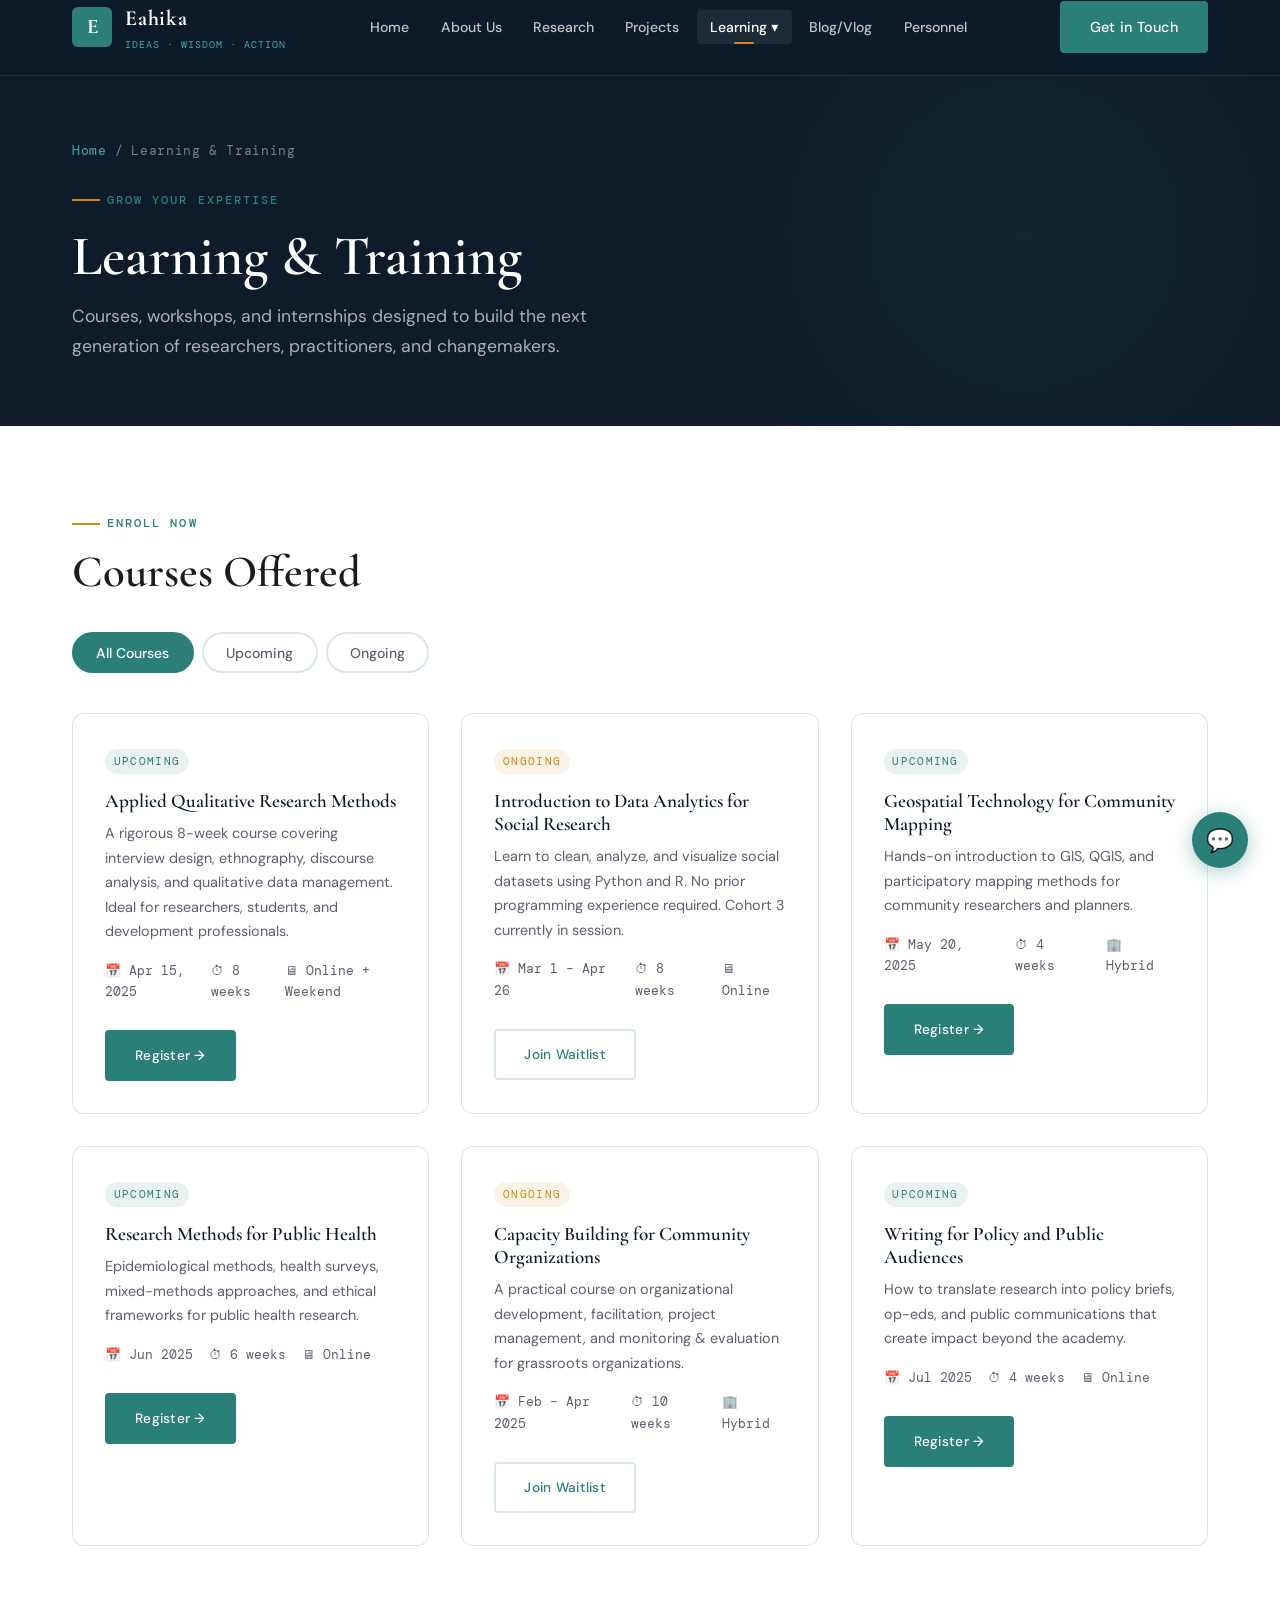
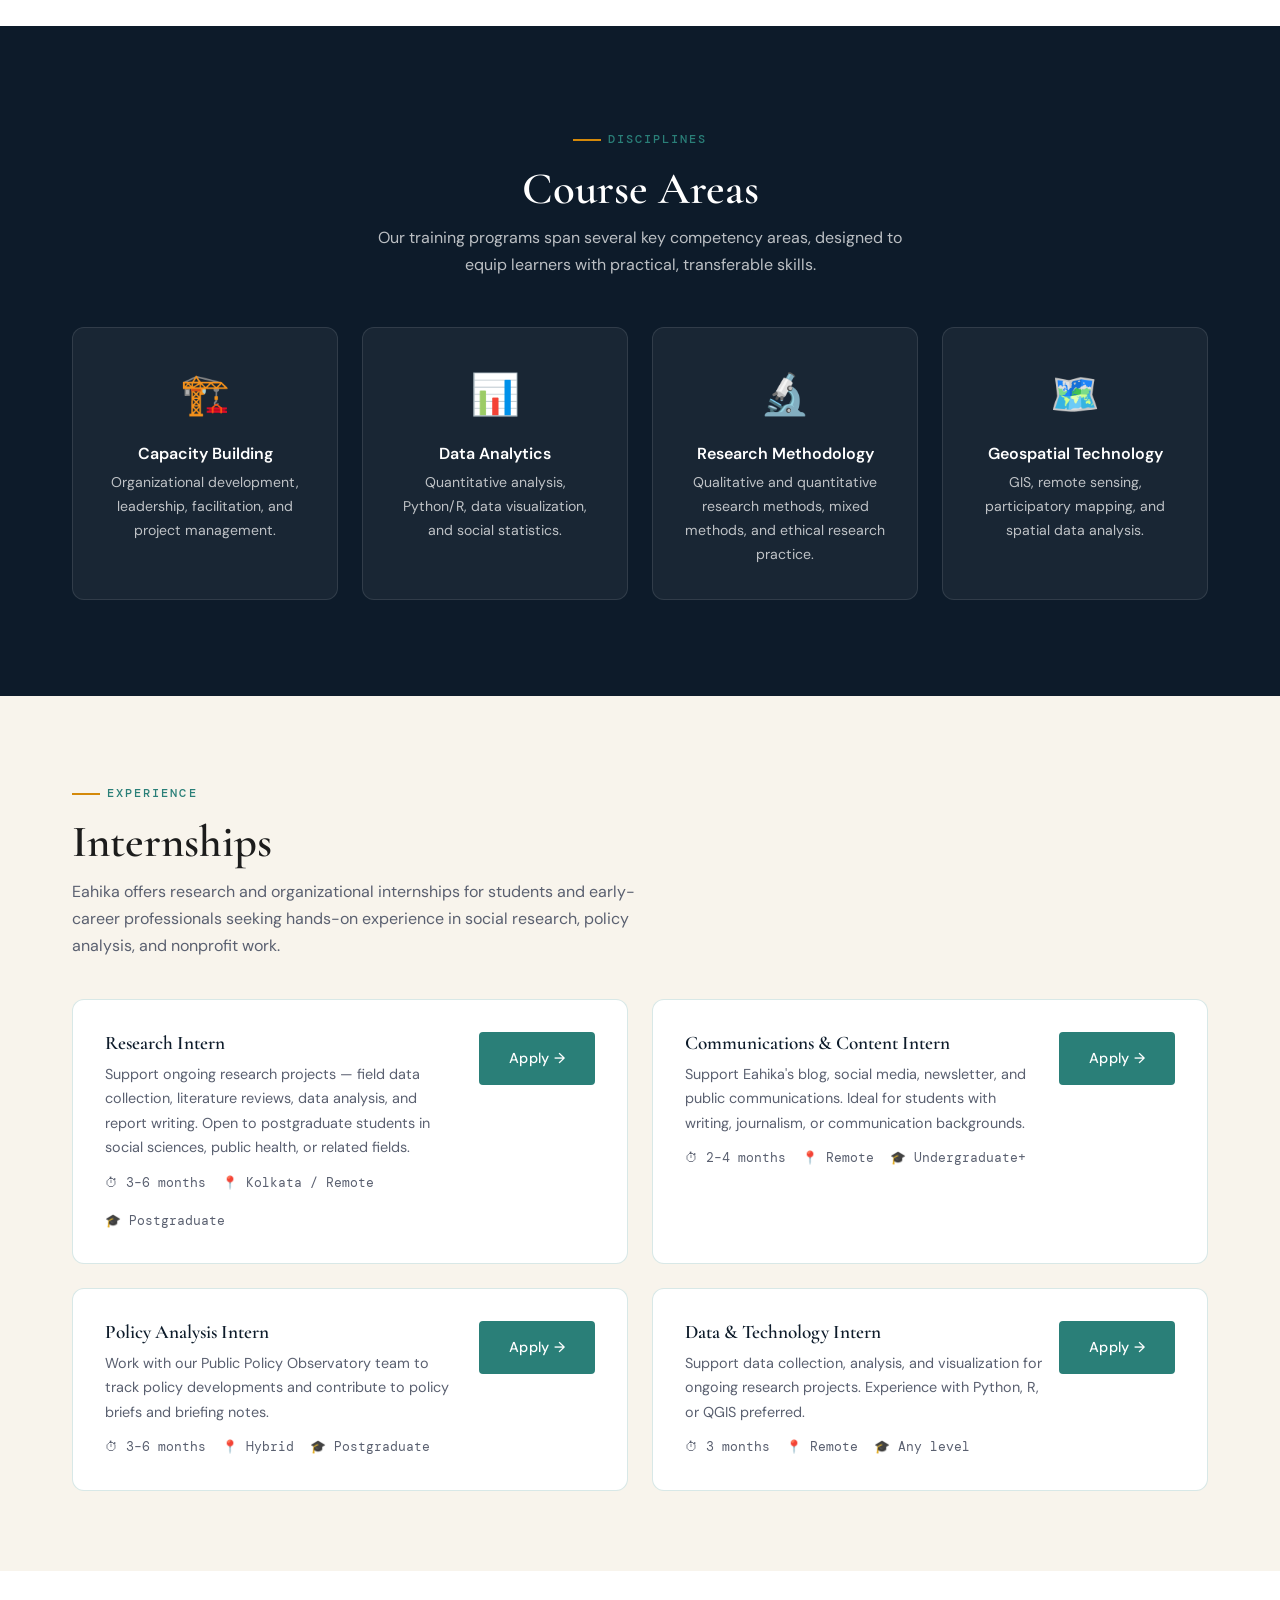
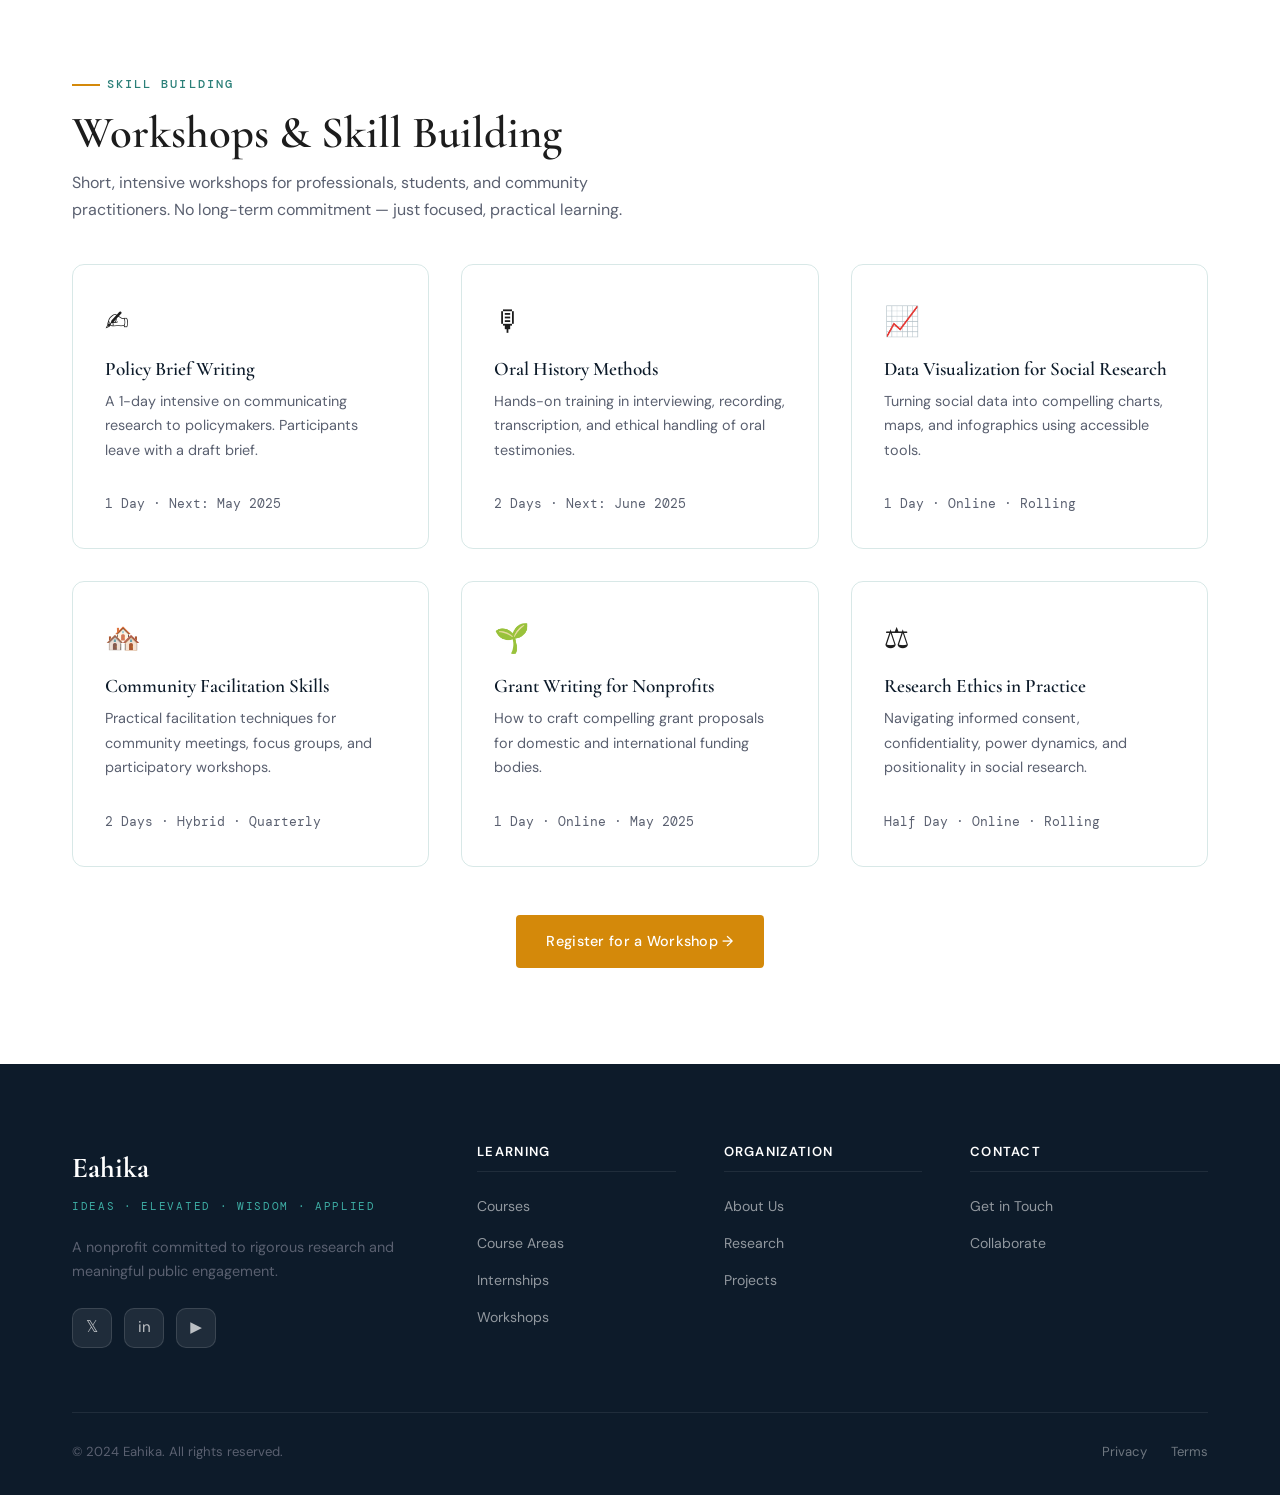
<file: learning.html>
<!DOCTYPE html>
<html lang="en">
<head>
  <meta charset="UTF-8"/>
  <meta name="viewport" content="width=device-width, initial-scale=1.0"/>
  <title>Learning &amp; Training – Eahika</title>
  <link rel="stylesheet" href="css/style.css"/>
</head>
<body>

<nav class="navbar">
  <div class="container">
    <div class="nav-inner">
      <a href="index.html" class="nav-logo">
        <div class="nav-logo-mark">E</div>
        <div class="nav-logo-text">
          <span class="nav-logo-name">Eahika</span>
          <span class="nav-logo-tag">Ideas · Wisdom · Action</span>
        </div>
      </a>
      <ul class="nav-links">
        <li><a href="index.html" class="nav-link">Home</a></li>
        <li><a href="about.html" class="nav-link">About Us</a></li>
        <li><a href="research.html" class="nav-link">Research</a></li>
        <li><a href="projects.html" class="nav-link">Projects</a></li>
        <li class="nav-item"><a href="learning.html" class="nav-link active">Learning ▾</a>
          <div class="nav-dropdown">
            <a href="#courses">Courses</a>
            <a href="#course-areas">Course Areas</a>
            <a href="#internships">Internships</a>
            <a href="#workshops">Workshops</a>
          </div>
        </li>
        <li><a href="blog.html" class="nav-link">Blog/Vlog</a></li>
        <li><a href="personnel.html" class="nav-link">Personnel</a></li>
      </ul>
      <a href="about.html#contact" class="btn btn-primary nav-cta">Get in Touch</a>
      <button class="hamburger"><span></span><span></span><span></span></button>
    </div>
  </div>
</nav>

<section class="page-hero" id="courses">
  <div class="container">
    <div class="breadcrumb"><a href="index.html">Home</a><span>Learning &amp; Training</span></div>
    <span class="section-label">Grow Your Expertise</span>
    <h1>Learning &amp; Training</h1>
    <p>Courses, workshops, and internships designed to build the next generation of researchers, practitioners, and changemakers.</p>
  </div>
</section>

<!-- COURSES OFFERED -->
<section class="courses-grid section" id="courses-list">
  <div class="container">
    <div class="fade-up">
      <span class="section-label">Enroll Now</span>
      <h2>Courses Offered</h2>
    </div>

    <div style="margin-top:2rem;margin-bottom:2.5rem;">
      <div class="work-tabs" data-tabs>
        <button class="tab-btn active" data-group="course" data-tab="tab-all-courses">All Courses</button>
        <button class="tab-btn" data-group="course" data-tab="tab-upcoming">Upcoming</button>
        <button class="tab-btn" data-group="course" data-tab="tab-ongoing">Ongoing</button>
      </div>
    </div>

    <div id="tab-all-courses" class="tab-panel active" data-group="course">
      <div class="grid-3">
        <div class="course-card fade-up" style="--i:0">
          <span class="course-badge upcoming">Upcoming</span>
          <h4 style="color:var(--navy);">Applied Qualitative Research Methods</h4>
          <p>A rigorous 8-week course covering interview design, ethnography, discourse analysis, and qualitative data management. Ideal for researchers, students, and development professionals.</p>
          <div class="course-meta">
            <span>📅 Apr 15, 2025</span>
            <span>⏱ 8 weeks</span>
            <span>🖥 Online + Weekend</span>
          </div>
          <br><a href="about.html#contact" class="btn btn-primary" style="font-size:0.85rem;">Register →</a>
        </div>

        <div class="course-card fade-up" style="--i:1">
          <span class="course-badge ongoing">Ongoing</span>
          <h4 style="color:var(--navy);">Introduction to Data Analytics for Social Research</h4>
          <p>Learn to clean, analyze, and visualize social datasets using Python and R. No prior programming experience required. Cohort 3 currently in session.</p>
          <div class="course-meta">
            <span>📅 Mar 1 – Apr 26</span>
            <span>⏱ 8 weeks</span>
            <span>🖥 Online</span>
          </div>
          <br><a href="about.html#contact" class="btn btn-ghost" style="font-size:0.85rem;">Join Waitlist</a>
        </div>

        <div class="course-card fade-up" style="--i:2">
          <span class="course-badge upcoming">Upcoming</span>
          <h4 style="color:var(--navy);">Geospatial Technology for Community Mapping</h4>
          <p>Hands-on introduction to GIS, QGIS, and participatory mapping methods for community researchers and planners.</p>
          <div class="course-meta">
            <span>📅 May 20, 2025</span>
            <span>⏱ 4 weeks</span>
            <span>🏢 Hybrid</span>
          </div>
          <br><a href="about.html#contact" class="btn btn-primary" style="font-size:0.85rem;">Register →</a>
        </div>

        <div class="course-card fade-up" style="--i:3">
          <span class="course-badge upcoming">Upcoming</span>
          <h4 style="color:var(--navy);">Research Methods for Public Health</h4>
          <p>Epidemiological methods, health surveys, mixed-methods approaches, and ethical frameworks for public health research.</p>
          <div class="course-meta">
            <span>📅 Jun 2025</span>
            <span>⏱ 6 weeks</span>
            <span>🖥 Online</span>
          </div>
          <br><a href="about.html#contact" class="btn btn-primary" style="font-size:0.85rem;">Register →</a>
        </div>

        <div class="course-card fade-up" style="--i:4">
          <span class="course-badge ongoing">Ongoing</span>
          <h4 style="color:var(--navy);">Capacity Building for Community Organizations</h4>
          <p>A practical course on organizational development, facilitation, project management, and monitoring &amp; evaluation for grassroots organizations.</p>
          <div class="course-meta">
            <span>📅 Feb – Apr 2025</span>
            <span>⏱ 10 weeks</span>
            <span>🏢 Hybrid</span>
          </div>
          <br><a href="about.html#contact" class="btn btn-ghost" style="font-size:0.85rem;">Join Waitlist</a>
        </div>

        <div class="course-card fade-up" style="--i:5">
          <span class="course-badge upcoming">Upcoming</span>
          <h4 style="color:var(--navy);">Writing for Policy and Public Audiences</h4>
          <p>How to translate research into policy briefs, op-eds, and public communications that create impact beyond the academy.</p>
          <div class="course-meta">
            <span>📅 Jul 2025</span>
            <span>⏱ 4 weeks</span>
            <span>🖥 Online</span>
          </div>
          <br><a href="about.html#contact" class="btn btn-primary" style="font-size:0.85rem;">Register →</a>
        </div>
      </div>
    </div>

    <div id="tab-upcoming" class="tab-panel" data-group="course">
      <div class="grid-3">
        <div class="course-card fade-up">
          <span class="course-badge upcoming">Upcoming</span>
          <h4 style="color:var(--navy);">Applied Qualitative Research Methods</h4>
          <p>8-week intensive covering interview design, ethnography, and discourse analysis.</p>
          <div class="course-meta"><span>📅 Apr 15, 2025</span><span>⏱ 8 weeks</span></div>
          <br><a href="about.html#contact" class="btn btn-primary" style="font-size:0.85rem;">Register →</a>
        </div>
        <div class="course-card fade-up">
          <span class="course-badge upcoming">Upcoming</span>
          <h4 style="color:var(--navy);">Geospatial Technology for Community Mapping</h4>
          <p>GIS and participatory mapping for community researchers and planners.</p>
          <div class="course-meta"><span>📅 May 20, 2025</span><span>⏱ 4 weeks</span></div>
          <br><a href="about.html#contact" class="btn btn-primary" style="font-size:0.85rem;">Register →</a>
        </div>
        <div class="course-card fade-up">
          <span class="course-badge upcoming">Upcoming</span>
          <h4 style="color:var(--navy);">Research Methods for Public Health</h4>
          <p>Mixed-methods approaches for public health research.</p>
          <div class="course-meta"><span>📅 Jun 2025</span><span>⏱ 6 weeks</span></div>
          <br><a href="about.html#contact" class="btn btn-primary" style="font-size:0.85rem;">Register →</a>
        </div>
      </div>
    </div>

    <div id="tab-ongoing" class="tab-panel" data-group="course">
      <div class="grid-3">
        <div class="course-card fade-up">
          <span class="course-badge ongoing">Ongoing</span>
          <h4 style="color:var(--navy);">Introduction to Data Analytics for Social Research</h4>
          <p>Cohort 3 currently in session. Join waitlist for Cohort 4.</p>
          <div class="course-meta"><span>📅 Mar 1 – Apr 26</span><span>⏱ 8 weeks</span></div>
          <br><a href="about.html#contact" class="btn btn-ghost" style="font-size:0.85rem;">Join Waitlist</a>
        </div>
        <div class="course-card fade-up">
          <span class="course-badge ongoing">Ongoing</span>
          <h4 style="color:var(--navy);">Capacity Building for Community Organizations</h4>
          <p>Practical organizational development course for grassroots groups.</p>
          <div class="course-meta"><span>📅 Feb – Apr 2025</span><span>⏱ 10 weeks</span></div>
          <br><a href="about.html#contact" class="btn btn-ghost" style="font-size:0.85rem;">Join Waitlist</a>
        </div>
      </div>
    </div>
  </div>
</section>

<!-- COURSE AREAS -->
<section class="section--navy section" id="course-areas">
  <div class="container">
    <div class="text-center fade-up">
      <span class="section-label" style="justify-content:center;">Disciplines</span>
      <h2>Course Areas</h2>
      <p style="max-width:540px;margin:0.5rem auto 3rem;">Our training programs span several key competency areas, designed to equip learners with practical, transferable skills.</p>
    </div>
    <div class="grid-4" style="margin-top:0;">
      <div style="background:rgba(255,255,255,0.05);border:1px solid rgba(255,255,255,0.1);border-radius:var(--radius-lg);padding:2rem;text-align:center;" class="fade-up" style="--i:0">
        <div style="font-size:2.5rem;margin-bottom:1rem;">🏗️</div>
        <h4 style="color:var(--white);font-family:var(--font-sans);font-size:1rem;">Capacity Building</h4>
        <p style="font-size:0.88rem;margin-top:0.5rem;">Organizational development, leadership, facilitation, and project management.</p>
      </div>
      <div style="background:rgba(255,255,255,0.05);border:1px solid rgba(255,255,255,0.1);border-radius:var(--radius-lg);padding:2rem;text-align:center;" class="fade-up" style="--i:1">
        <div style="font-size:2.5rem;margin-bottom:1rem;">📊</div>
        <h4 style="color:var(--white);font-family:var(--font-sans);font-size:1rem;">Data Analytics</h4>
        <p style="font-size:0.88rem;margin-top:0.5rem;">Quantitative analysis, Python/R, data visualization, and social statistics.</p>
      </div>
      <div style="background:rgba(255,255,255,0.05);border:1px solid rgba(255,255,255,0.1);border-radius:var(--radius-lg);padding:2rem;text-align:center;" class="fade-up" style="--i:2">
        <div style="font-size:2.5rem;margin-bottom:1rem;">🔬</div>
        <h4 style="color:var(--white);font-family:var(--font-sans);font-size:1rem;">Research Methodology</h4>
        <p style="font-size:0.88rem;margin-top:0.5rem;">Qualitative and quantitative research methods, mixed methods, and ethical research practice.</p>
      </div>
      <div style="background:rgba(255,255,255,0.05);border:1px solid rgba(255,255,255,0.1);border-radius:var(--radius-lg);padding:2rem;text-align:center;" class="fade-up" style="--i:3">
        <div style="font-size:2.5rem;margin-bottom:1rem;">🗺️</div>
        <h4 style="color:var(--white);font-family:var(--font-sans);font-size:1rem;">Geospatial Technology</h4>
        <p style="font-size:0.88rem;margin-top:0.5rem;">GIS, remote sensing, participatory mapping, and spatial data analysis.</p>
      </div>
    </div>
  </div>
</section>

<!-- INTERNSHIPS -->
<section class="internships-section" id="internships">
  <div class="container">
    <div class="fade-up">
      <span class="section-label">Experience</span>
      <h2>Internships</h2>
      <p style="max-width:580px;margin-top:0.5rem;">Eahika offers research and organizational internships for students and early-career professionals seeking hands-on experience in social research, policy analysis, and nonprofit work.</p>
    </div>
    <div style="display:grid;grid-template-columns:1fr 1fr;gap:1.5rem;margin-top:2.5rem;">
      <div class="internship-card fade-up" style="--i:0">
        <div>
          <h4 style="color:var(--navy);margin-bottom:0.4rem;">Research Intern</h4>
          <p style="font-size:0.9rem;margin-bottom:0.75rem;">Support ongoing research projects — field data collection, literature reviews, data analysis, and report writing. Open to postgraduate students in social sciences, public health, or related fields.</p>
          <div style="font-size:0.8rem;font-family:var(--font-mono);color:var(--text-muted);display:flex;gap:1rem;flex-wrap:wrap;">
            <span>⏱ 3–6 months</span>
            <span>📍 Kolkata / Remote</span>
            <span>🎓 Postgraduate</span>
          </div>
        </div>
        <a href="about.html#contact" class="btn btn-primary" style="flex-shrink:0;align-self:flex-start;">Apply →</a>
      </div>
      <div class="internship-card fade-up" style="--i:1">
        <div>
          <h4 style="color:var(--navy);margin-bottom:0.4rem;">Communications &amp; Content Intern</h4>
          <p style="font-size:0.9rem;margin-bottom:0.75rem;">Support Eahika's blog, social media, newsletter, and public communications. Ideal for students with writing, journalism, or communication backgrounds.</p>
          <div style="font-size:0.8rem;font-family:var(--font-mono);color:var(--text-muted);display:flex;gap:1rem;flex-wrap:wrap;">
            <span>⏱ 2–4 months</span>
            <span>📍 Remote</span>
            <span>🎓 Undergraduate+</span>
          </div>
        </div>
        <a href="about.html#contact" class="btn btn-primary" style="flex-shrink:0;align-self:flex-start;">Apply →</a>
      </div>
      <div class="internship-card fade-up" style="--i:2">
        <div>
          <h4 style="color:var(--navy);margin-bottom:0.4rem;">Policy Analysis Intern</h4>
          <p style="font-size:0.9rem;margin-bottom:0.75rem;">Work with our Public Policy Observatory team to track policy developments and contribute to policy briefs and briefing notes.</p>
          <div style="font-size:0.8rem;font-family:var(--font-mono);color:var(--text-muted);display:flex;gap:1rem;flex-wrap:wrap;">
            <span>⏱ 3–6 months</span>
            <span>📍 Hybrid</span>
            <span>🎓 Postgraduate</span>
          </div>
        </div>
        <a href="about.html#contact" class="btn btn-primary" style="flex-shrink:0;align-self:flex-start;">Apply →</a>
      </div>
      <div class="internship-card fade-up" style="--i:3">
        <div>
          <h4 style="color:var(--navy);margin-bottom:0.4rem;">Data &amp; Technology Intern</h4>
          <p style="font-size:0.9rem;margin-bottom:0.75rem;">Support data collection, analysis, and visualization for ongoing research projects. Experience with Python, R, or QGIS preferred.</p>
          <div style="font-size:0.8rem;font-family:var(--font-mono);color:var(--text-muted);display:flex;gap:1rem;flex-wrap:wrap;">
            <span>⏱ 3 months</span>
            <span>📍 Remote</span>
            <span>🎓 Any level</span>
          </div>
        </div>
        <a href="about.html#contact" class="btn btn-primary" style="flex-shrink:0;align-self:flex-start;">Apply →</a>
      </div>
    </div>
  </div>
</section>

<!-- WORKSHOPS -->
<section class="section" id="workshops">
  <div class="container">
    <div class="fade-up">
      <span class="section-label">Skill Building</span>
      <h2>Workshops &amp; Skill Building</h2>
      <p style="max-width:580px;margin-top:0.5rem;">Short, intensive workshops for professionals, students, and community practitioners. No long-term commitment — just focused, practical learning.</p>
    </div>
    <div class="grid-3" style="margin-top:2.5rem;">
      <div style="border:1px solid var(--border);border-radius:var(--radius-lg);padding:2rem;" class="fade-up" style="--i:0">
        <div style="font-size:1.8rem;margin-bottom:0.75rem;">✍️</div>
        <h4 style="color:var(--navy);margin-bottom:0.5rem;">Policy Brief Writing</h4>
        <p style="font-size:0.9rem;">A 1-day intensive on communicating research to policymakers. Participants leave with a draft brief.</p>
        <br><span style="font-size:0.8rem;font-family:var(--font-mono);color:var(--text-muted);">1 Day · Next: May 2025</span>
      </div>
      <div style="border:1px solid var(--border);border-radius:var(--radius-lg);padding:2rem;" class="fade-up" style="--i:1">
        <div style="font-size:1.8rem;margin-bottom:0.75rem;">🎙</div>
        <h4 style="color:var(--navy);margin-bottom:0.5rem;">Oral History Methods</h4>
        <p style="font-size:0.9rem;">Hands-on training in interviewing, recording, transcription, and ethical handling of oral testimonies.</p>
        <br><span style="font-size:0.8rem;font-family:var(--font-mono);color:var(--text-muted);">2 Days · Next: June 2025</span>
      </div>
      <div style="border:1px solid var(--border);border-radius:var(--radius-lg);padding:2rem;" class="fade-up" style="--i:2">
        <div style="font-size:1.8rem;margin-bottom:0.75rem;">📈</div>
        <h4 style="color:var(--navy);margin-bottom:0.5rem;">Data Visualization for Social Research</h4>
        <p style="font-size:0.9rem;">Turning social data into compelling charts, maps, and infographics using accessible tools.</p>
        <br><span style="font-size:0.8rem;font-family:var(--font-mono);color:var(--text-muted);">1 Day · Online · Rolling</span>
      </div>
      <div style="border:1px solid var(--border);border-radius:var(--radius-lg);padding:2rem;" class="fade-up" style="--i:3">
        <div style="font-size:1.8rem;margin-bottom:0.75rem;">🏘️</div>
        <h4 style="color:var(--navy);margin-bottom:0.5rem;">Community Facilitation Skills</h4>
        <p style="font-size:0.9rem;">Practical facilitation techniques for community meetings, focus groups, and participatory workshops.</p>
        <br><span style="font-size:0.8rem;font-family:var(--font-mono);color:var(--text-muted);">2 Days · Hybrid · Quarterly</span>
      </div>
      <div style="border:1px solid var(--border);border-radius:var(--radius-lg);padding:2rem;" class="fade-up" style="--i:4">
        <div style="font-size:1.8rem;margin-bottom:0.75rem;">🌱</div>
        <h4 style="color:var(--navy);margin-bottom:0.5rem;">Grant Writing for Nonprofits</h4>
        <p style="font-size:0.9rem;">How to craft compelling grant proposals for domestic and international funding bodies.</p>
        <br><span style="font-size:0.8rem;font-family:var(--font-mono);color:var(--text-muted);">1 Day · Online · May 2025</span>
      </div>
      <div style="border:1px solid var(--border);border-radius:var(--radius-lg);padding:2rem;" class="fade-up" style="--i:5">
        <div style="font-size:1.8rem;margin-bottom:0.75rem;">⚖️</div>
        <h4 style="color:var(--navy);margin-bottom:0.5rem;">Research Ethics in Practice</h4>
        <p style="font-size:0.9rem;">Navigating informed consent, confidentiality, power dynamics, and positionality in social research.</p>
        <br><span style="font-size:0.8rem;font-family:var(--font-mono);color:var(--text-muted);">Half Day · Online · Rolling</span>
      </div>
    </div>
    <div style="text-align:center;margin-top:3rem;">
      <a href="about.html#contact" class="btn btn-amber">Register for a Workshop →</a>
    </div>
  </div>
</section>

<footer class="footer">
  <div class="container">
    <div class="footer-grid">
      <div class="footer-brand">
        <div class="footer-brand-name">Eahika</div>
        <div class="footer-brand-tag">Ideas · Elevated · Wisdom · Applied</div>
        <p>A nonprofit committed to rigorous research and meaningful public engagement.</p>
        <div class="social-links"><a href="#" class="social-link">𝕏</a><a href="#" class="social-link">in</a><a href="#" class="social-link">▶</a></div>
      </div>
      <div class="footer-col"><h5>Learning</h5><ul>
        <li><a href="#courses">Courses</a></li>
        <li><a href="#course-areas">Course Areas</a></li>
        <li><a href="#internships">Internships</a></li>
        <li><a href="#workshops">Workshops</a></li>
      </ul></div>
      <div class="footer-col"><h5>Organization</h5><ul>
        <li><a href="about.html">About Us</a></li>
        <li><a href="research.html">Research</a></li>
        <li><a href="projects.html">Projects</a></li>
      </ul></div>
      <div class="footer-col"><h5>Contact</h5><ul>
        <li><a href="about.html#contact">Get in Touch</a></li>
        <li><a href="about.html#work-with-us">Collaborate</a></li>
      </ul></div>
    </div>
    <div class="footer-bottom">
      <p class="footer-bottom-text">© 2024 Eahika. All rights reserved.</p>
      <div class="footer-bottom-links"><a href="#">Privacy</a><a href="#">Terms</a></div>
    </div>
  </div>
</footer>

<div class="chat-widget">
  <div class="chat-panel">
    <div class="chat-header"><h4>💬 Chat with Eahika</h4><span class="chat-close">✕</span></div>
    <div class="chat-body"><div class="chat-msg bot">Hello! How can we help you today?</div></div>
    <div class="chat-input"><input type="text" placeholder="Type a message…"/><button>Send</button></div>
  </div>
  <button class="chat-btn">💬</button>
</div>
<script src="js/main.js"></script>
</body>
</html>
</file>
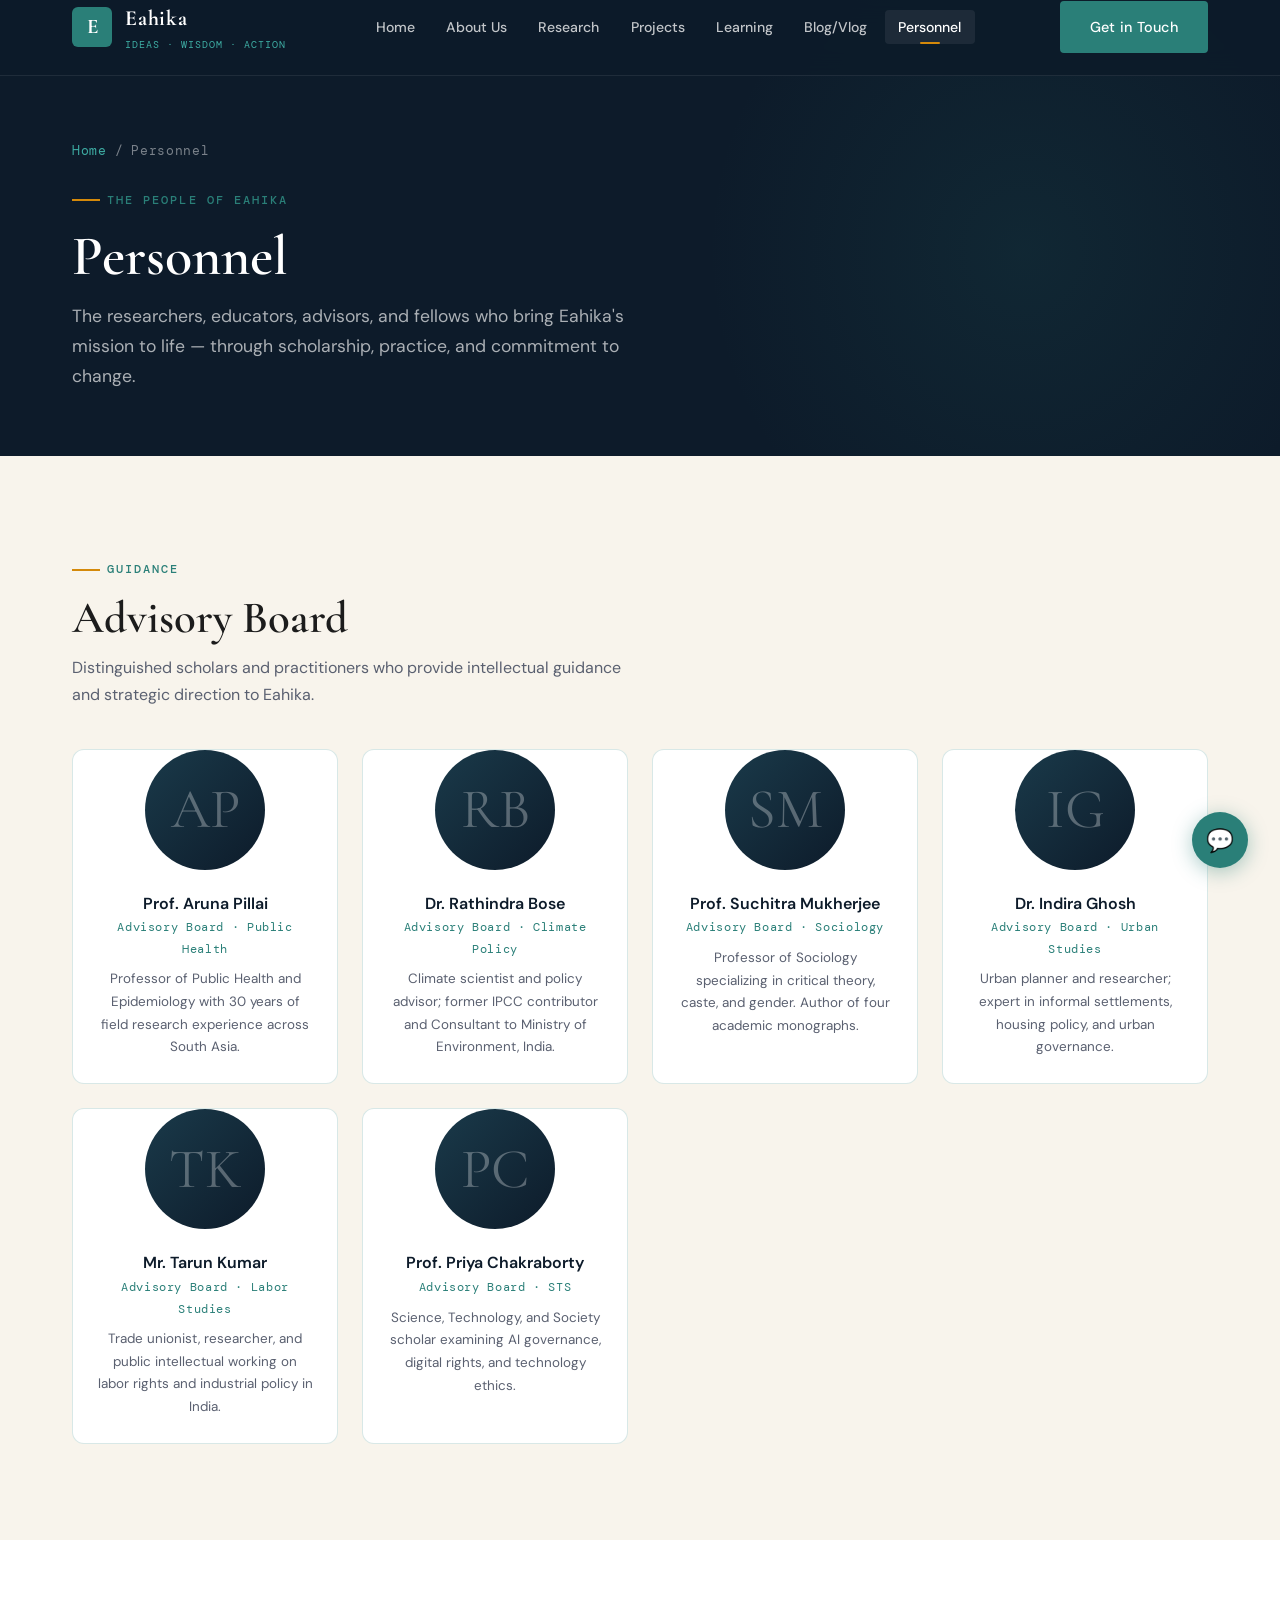
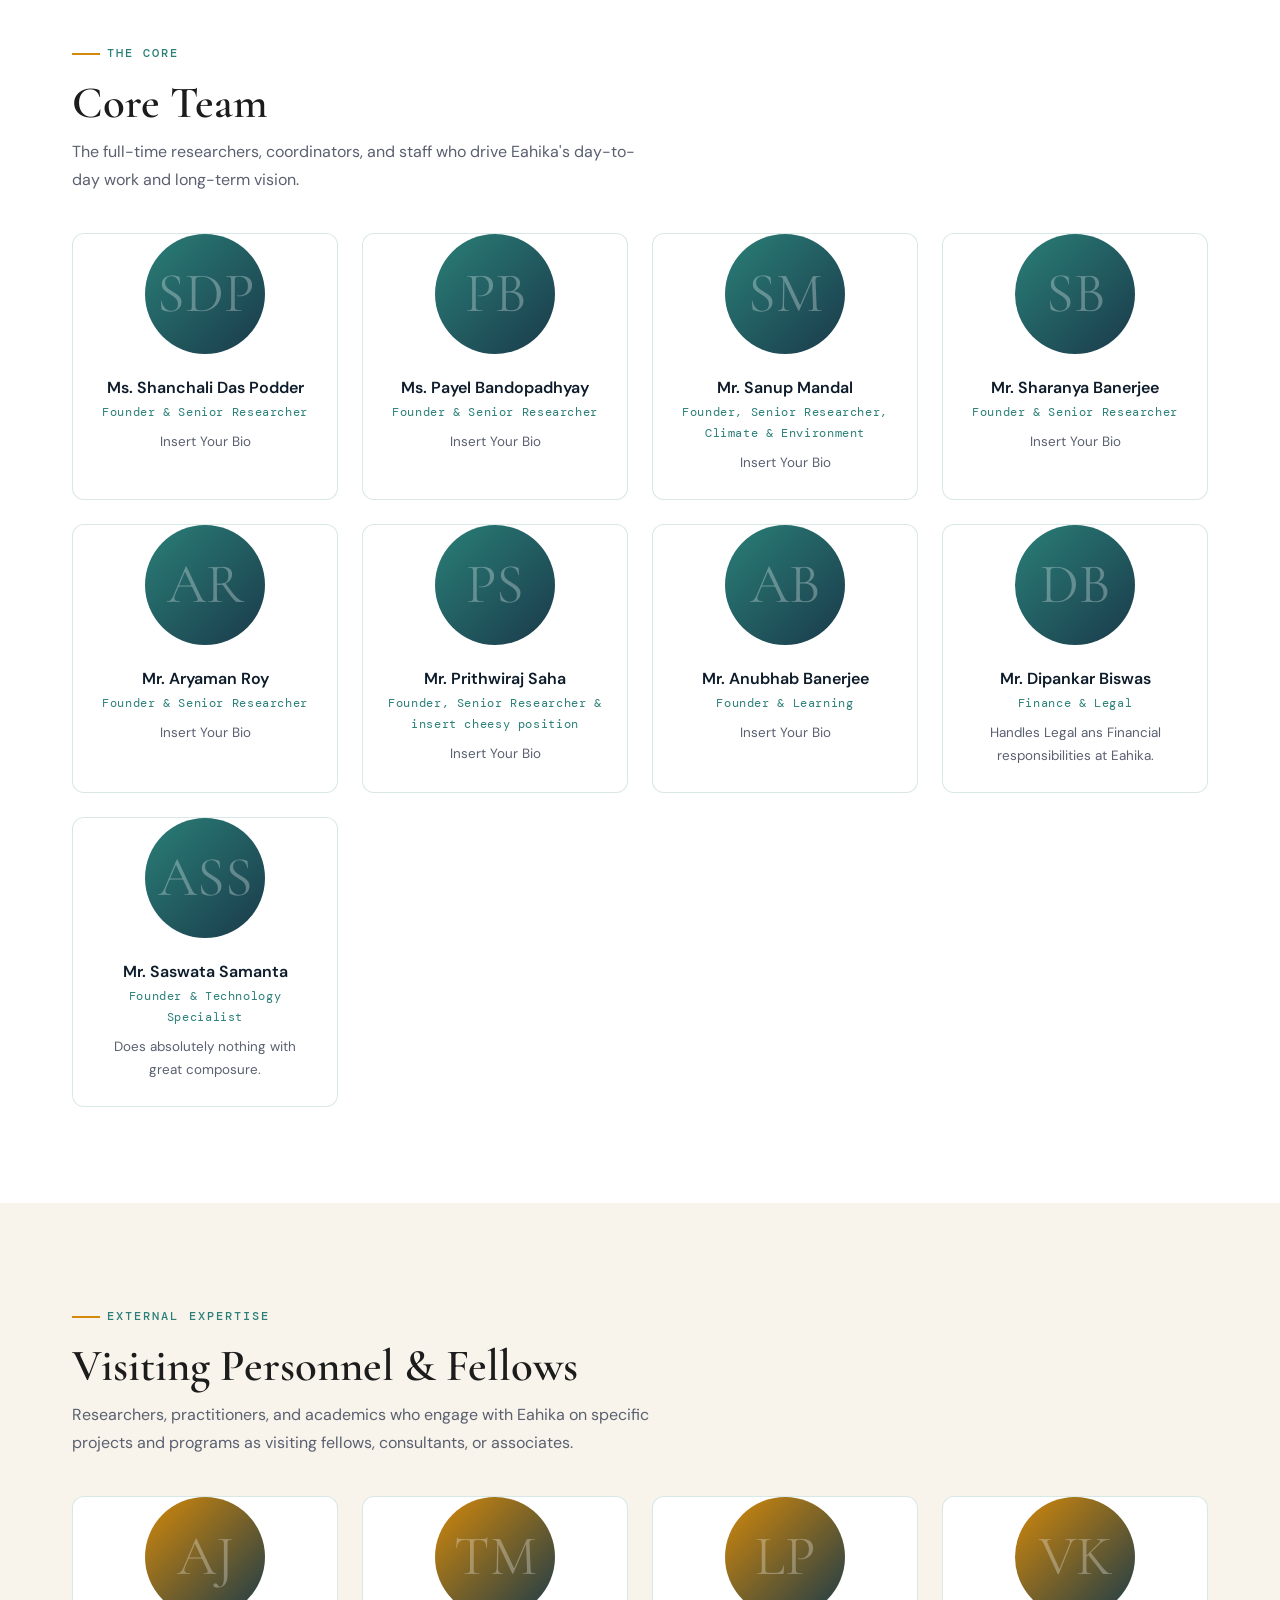
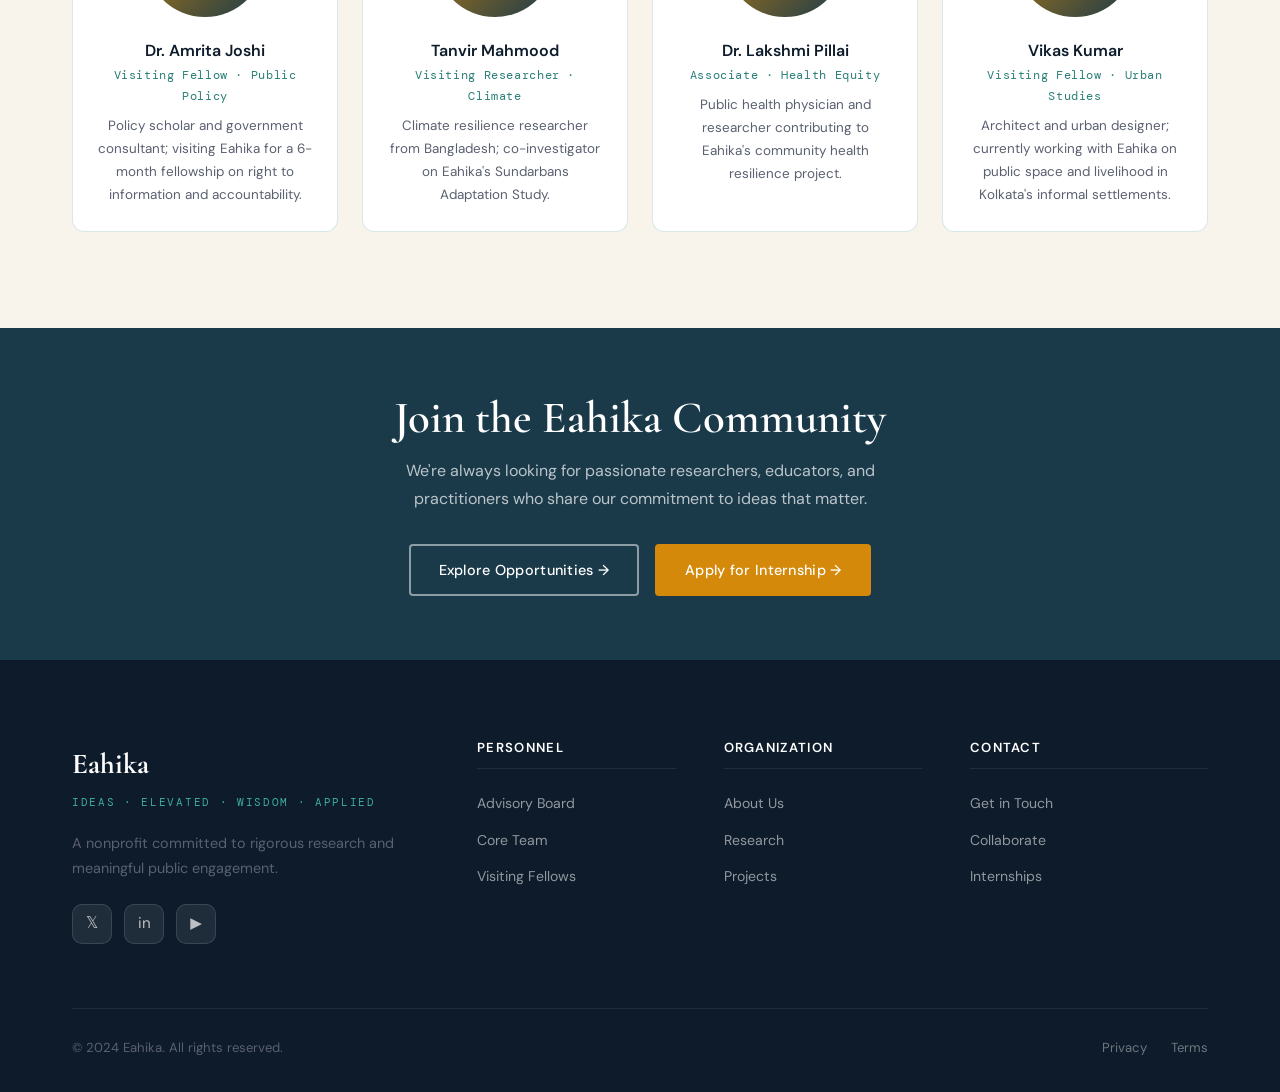
<file: personnel.html>
<!DOCTYPE html>
<html lang="en">
<head>
  <meta charset="UTF-8"/>
  <meta name="viewport" content="width=device-width, initial-scale=1.0"/>
  <title>Personnel – Eahika</title>
  <link rel="stylesheet" href="css/style.css"/>
</head>
<body>

<nav class="navbar">
  <div class="container">
    <div class="nav-inner">
      <a href="index.html" class="nav-logo">
        <div class="nav-logo-mark">E</div>
        <div class="nav-logo-text">
          <span class="nav-logo-name">Eahika</span>
          <span class="nav-logo-tag">Ideas · Wisdom · Action</span>
        </div>
      </a>
      <ul class="nav-links">
        <li><a href="index.html" class="nav-link">Home</a></li>
        <li><a href="about.html" class="nav-link">About Us</a></li>
        <li><a href="research.html" class="nav-link">Research</a></li>
        <li><a href="projects.html" class="nav-link">Projects</a></li>
        <li><a href="learning.html" class="nav-link">Learning</a></li>
        <li><a href="blog.html" class="nav-link">Blog/Vlog</a></li>
        <li><a href="personnel.html" class="nav-link active">Personnel</a></li>
      </ul>
      <a href="about.html#contact" class="btn btn-primary nav-cta">Get in Touch</a>
      <button class="hamburger"><span></span><span></span><span></span></button>
    </div>
  </div>
</nav>

<section class="page-hero">
  <div class="container">
    <div class="breadcrumb"><a href="index.html">Home</a><span>Personnel</span></div>
    <span class="section-label">The People of Eahika</span>
    <h1>Personnel</h1>
    <p>The researchers, educators, advisors, and fellows who bring Eahika's mission to life — through scholarship, practice, and commitment to change.</p>
  </div>
</section>

<!-- ADVISORY BOARD -->
<section class="team-section section--cream" id="advisory">
  <div class="container">
    <div class="fade-up">
      <span class="section-label">Guidance</span>
      <h2>Advisory Board</h2>
      <p style="max-width:580px;margin-top:0.5rem;">Distinguished scholars and practitioners who provide intellectual guidance and strategic direction to Eahika.</p>
    </div>
    <div class="team-grid">
      <div class="team-card fade-up" style="--i:0">
        <div class="team-card-photo">AP</div>
        <div class="team-card-body">
          <h4>Prof. Aruna Pillai</h4>
          <div class="team-card-role">Advisory Board · Public Health</div>
          <p>Professor of Public Health and Epidemiology with 30 years of field research experience across South Asia.</p>
        </div>
      </div>
      <div class="team-card fade-up" style="--i:1">
        <div class="team-card-photo">RB</div>
        <div class="team-card-body">
          <h4>Dr. Rathindra Bose</h4>
          <div class="team-card-role">Advisory Board · Climate Policy</div>
          <p>Climate scientist and policy advisor; former IPCC contributor and Consultant to Ministry of Environment, India.</p>
        </div>
      </div>
      <div class="team-card fade-up" style="--i:2">
        <div class="team-card-photo">SM</div>
        <div class="team-card-body">
          <h4>Prof. Suchitra Mukherjee</h4>
          <div class="team-card-role">Advisory Board · Sociology</div>
          <p>Professor of Sociology specializing in critical theory, caste, and gender. Author of four academic monographs.</p>
        </div>
      </div>
      <div class="team-card fade-up" style="--i:3">
        <div class="team-card-photo">IG</div>
        <div class="team-card-body">
          <h4>Dr. Indira Ghosh</h4>
          <div class="team-card-role">Advisory Board · Urban Studies</div>
          <p>Urban planner and researcher; expert in informal settlements, housing policy, and urban governance.</p>
        </div>
      </div>
      <div class="team-card fade-up" style="--i:4">
        <div class="team-card-photo">TK</div>
        <div class="team-card-body">
          <h4>Mr. Tarun Kumar</h4>
          <div class="team-card-role">Advisory Board · Labor Studies</div>
          <p>Trade unionist, researcher, and public intellectual working on labor rights and industrial policy in India.</p>
        </div>
      </div>
      <div class="team-card fade-up" style="--i:5">
        <div class="team-card-photo">PC</div>
        <div class="team-card-body">
          <h4>Prof. Priya Chakraborty</h4>
          <div class="team-card-role">Advisory Board · STS</div>
          <p>Science, Technology, and Society scholar examining AI governance, digital rights, and technology ethics.</p>
        </div>
      </div>
    </div>
  </div>
</section>

<!-- CORE TEAM -->
<section class="team-section section" id="core-team">
  <div class="container">
    <div class="fade-up">
      <span class="section-label">The Core</span>
      <h2>Core Team</h2>
      <p style="max-width:580px;margin-top:0.5rem;">The full-time researchers, coordinators, and staff who drive Eahika's day-to-day work and long-term vision.</p>
    </div>
    <div class="team-grid">
      <div class="team-card fade-up" style="--i:0">
        <div class="team-card-photo" style="background:linear-gradient(135deg,var(--teal),var(--deep-teal));">SDP</div>
        <div class="team-card-body">
          <h4>Ms. Shanchali Das Podder</h4>
          <div class="team-card-role">Founder &amp; Senior Researcher </div>
          <p>Insert Your Bio</p>
        </div>
      </div>
      <div class="team-card fade-up" style="--i:1">
        <div class="team-card-photo" style="background:linear-gradient(135deg,var(--teal),var(--deep-teal));">PB</div>
        <div class="team-card-body">
          <h4>Ms. Payel Bandopadhyay</h4>
          <div class="team-card-role">Founder &amp; Senior Researcher</div>
          <p>Insert Your Bio</p>
        </div>
      </div>
      <div class="team-card fade-up" style="--i:2">
        <div class="team-card-photo" style="background:linear-gradient(135deg,var(--teal),var(--deep-teal));">SM</div>
        <div class="team-card-body">
          <h4>Mr. Sanup Mandal</h4>
          <div class="team-card-role">Founder, Senior Researcher, Climate &amp; Environment</div>
          <p>Insert Your Bio</p>
        </div>
      </div>
      <div class="team-card fade-up" style="--i:3">
        <div class="team-card-photo" style="background:linear-gradient(135deg,var(--teal),var(--deep-teal));">SB</div>
        <div class="team-card-body">
          <h4>Mr. Sharanya Banerjee</h4>
          <div class="team-card-role">Founder &amp; Senior Researcher  </div>
          <p>Insert Your Bio</p>
        </div>
      </div>
      <div class="team-card fade-up" style="--i:4">
        <div class="team-card-photo" style="background:linear-gradient(135deg,var(--teal),var(--deep-teal));">AR</div>
        <div class="team-card-body">
          <h4>Mr. Aryaman Roy</h4>
          <div class="team-card-role">Founder &amp; Senior Researcher </div>
          <p>Insert Your Bio</p>
        </div>
      </div>
      <div class="team-card fade-up" style="--i:5">
        <div class="team-card-photo" style="background:linear-gradient(135deg,var(--teal),var(--deep-teal));">PS</div>
        <div class="team-card-body">
          <h4>Mr. Prithwiraj Saha</h4>
          <div class="team-card-role">Founder, Senior Researcher &amp; insert cheesy position</div>
          <p>Insert Your Bio</p>
        </div>
      </div>
      <div class="team-card fade-up" style="--i:6">
        <div class="team-card-photo" style="background:linear-gradient(135deg,var(--teal),var(--deep-teal));">AB</div>
        <div class="team-card-body">
          <h4>Mr. Anubhab Banerjee</h4>
          <div class="team-card-role">Founder &amp; Learning</div>
          <p>Insert Your Bio</p>
        </div>
      </div>
      <div class="team-card fade-up" style="--i:7">
        <div class="team-card-photo" style="background:linear-gradient(135deg,var(--teal),var(--deep-teal));">DB</div>
        <div class="team-card-body">
          <h4>Mr. Dipankar Biswas</h4>
          <div class="team-card-role">Finance &amp; Legal</div>
          <p>Handles Legal ans Financial responsibilities at Eahika.</p>
        </div>
      </div>
      <div class="team-card fade-up" style="--i:8">

        <div class="team-card-photo" style="background:linear-gradient(135deg,var(--teal),var(--deep-teal));">ASS</div>
        
        <div class="team-card-body">
          <h4>Mr. Saswata Samanta</h4>
          <div class="team-card-role">Founder &amp; Technology Specialist</div>
          <p>Does absolutely nothing with great composure.</p>
        </div>
      </div>
    </div>
  </div>
</section>

<!-- VISITING FELLOWS -->
<section class="team-section section--cream" id="fellows">
  <div class="container">
    <div class="fade-up">
      <span class="section-label">External Expertise</span>
      <h2>Visiting Personnel &amp; Fellows</h2>
      <p style="max-width:580px;margin-top:0.5rem;">Researchers, practitioners, and academics who engage with Eahika on specific projects and programs as visiting fellows, consultants, or associates.</p>
    </div>
    <div class="team-grid">
      <div class="team-card fade-up" style="--i:0">
        <div class="team-card-photo" style="background:linear-gradient(135deg,var(--amber),var(--deep-teal));">AJ</div>
        <div class="team-card-body">
          <h4>Dr. Amrita Joshi</h4>
          <div class="team-card-role">Visiting Fellow · Public Policy</div>
          <p>Policy scholar and government consultant; visiting Eahika for a 6-month fellowship on right to information and accountability.</p>
        </div>
      </div>
      <div class="team-card fade-up" style="--i:1">
        <div class="team-card-photo" style="background:linear-gradient(135deg,var(--amber),var(--deep-teal));">TM</div>
        <div class="team-card-body">
          <h4>Tanvir Mahmood</h4>
          <div class="team-card-role">Visiting Researcher · Climate</div>
          <p>Climate resilience researcher from Bangladesh; co-investigator on Eahika's Sundarbans Adaptation Study.</p>
        </div>
      </div>
      <div class="team-card fade-up" style="--i:2">
        <div class="team-card-photo" style="background:linear-gradient(135deg,var(--amber),var(--deep-teal));">LP</div>
        <div class="team-card-body">
          <h4>Dr. Lakshmi Pillai</h4>
          <div class="team-card-role">Associate · Health Equity</div>
          <p>Public health physician and researcher contributing to Eahika's community health resilience project.</p>
        </div>
      </div>
      <div class="team-card fade-up" style="--i:3">
        <div class="team-card-photo" style="background:linear-gradient(135deg,var(--amber),var(--deep-teal));">VK</div>
        <div class="team-card-body">
          <h4>Vikas Kumar</h4>
          <div class="team-card-role">Visiting Fellow · Urban Studies</div>
          <p>Architect and urban designer; currently working with Eahika on public space and livelihood in Kolkata's informal settlements.</p>
        </div>
      </div>
    </div>
  </div>
</section>

<!-- JOIN CTA -->
<section class="section--teal section" style="padding:4rem 0;text-align:center;">
  <div class="container">
    <h2 style="color:var(--white);margin-bottom:0.75rem;">Join the Eahika Community</h2>
    <p style="color:rgba(255,255,255,0.7);margin-bottom:2rem;max-width:540px;margin-inline:auto;">We're always looking for passionate researchers, educators, and practitioners who share our commitment to ideas that matter.</p>
    <div style="display:flex;gap:1rem;justify-content:center;flex-wrap:wrap;">
      <a href="about.html#work-with-us" class="btn btn-outline">Explore Opportunities →</a>
      <a href="learning.html#internships" class="btn btn-amber">Apply for Internship →</a>
    </div>
  </div>
</section>

<footer class="footer">
  <div class="container">
    <div class="footer-grid">
      <div class="footer-brand">
        <div class="footer-brand-name">Eahika</div>
        <div class="footer-brand-tag">Ideas · Elevated · Wisdom · Applied</div>
        <p>A nonprofit committed to rigorous research and meaningful public engagement.</p>
        <div class="social-links"><a href="#" class="social-link">𝕏</a><a href="#" class="social-link">in</a><a href="#" class="social-link">▶</a></div>
      </div>
      <div class="footer-col"><h5>Personnel</h5><ul>
        <li><a href="#advisory">Advisory Board</a></li>
        <li><a href="#core-team">Core Team</a></li>
        <li><a href="#fellows">Visiting Fellows</a></li>
      </ul></div>
      <div class="footer-col"><h5>Organization</h5><ul>
        <li><a href="about.html">About Us</a></li>
        <li><a href="research.html">Research</a></li>
        <li><a href="projects.html">Projects</a></li>
      </ul></div>
      <div class="footer-col"><h5>Contact</h5><ul>
        <li><a href="about.html#contact">Get in Touch</a></li>
        <li><a href="about.html#work-with-us">Collaborate</a></li>
        <li><a href="learning.html#internships">Internships</a></li>
      </ul></div>
    </div>
    <div class="footer-bottom">
      <p class="footer-bottom-text">© 2024 Eahika. All rights reserved.</p>
      <div class="footer-bottom-links"><a href="#">Privacy</a><a href="#">Terms</a></div>
    </div>
  </div>
</footer>

<div class="chat-widget">
  <div class="chat-panel">
    <div class="chat-header"><h4>💬 Chat with Eahika</h4><span class="chat-close">✕</span></div>
    <div class="chat-body"><div class="chat-msg bot">Hello! How can we help you today?</div></div>
    <div class="chat-input"><input type="text" placeholder="Type a message…"/><button>Send</button></div>
  </div>
  <button class="chat-btn">💬</button>
</div>
<script src="js/main.js"></script>
</body>
</html>
</file>
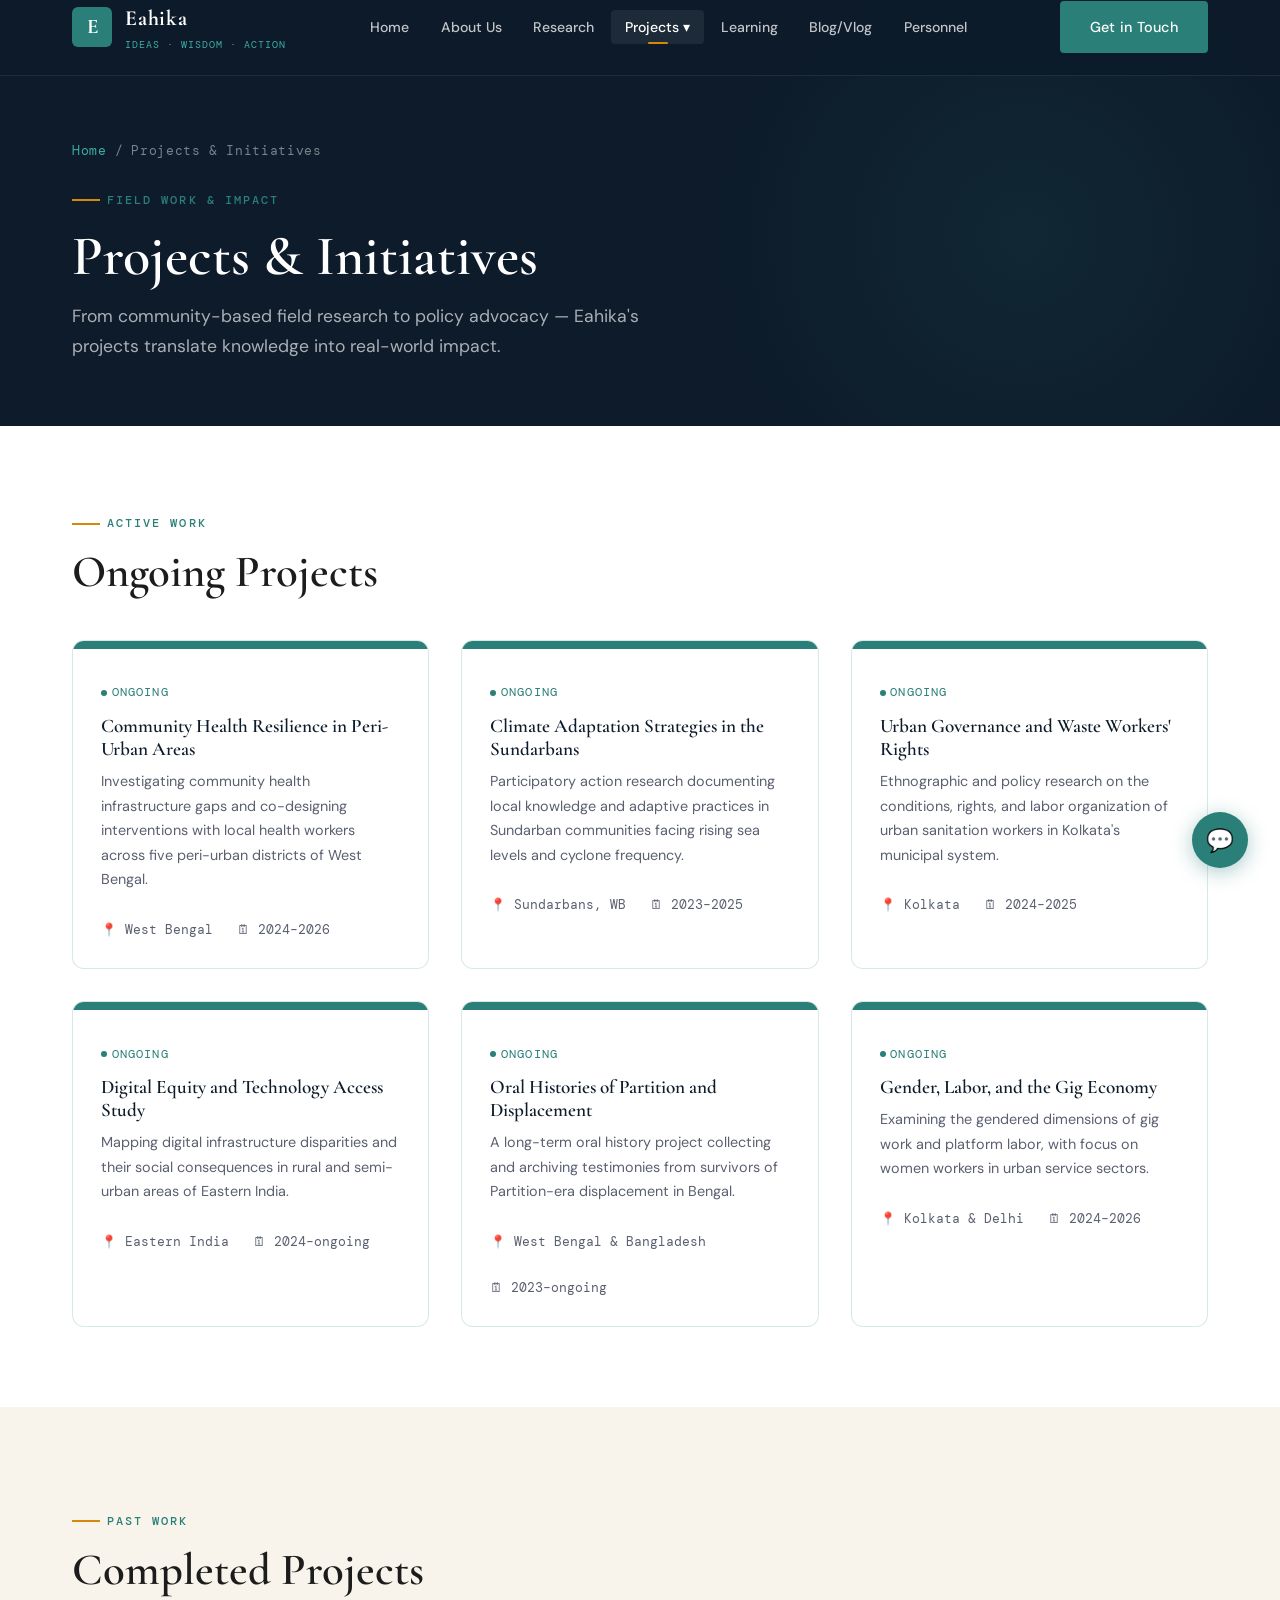
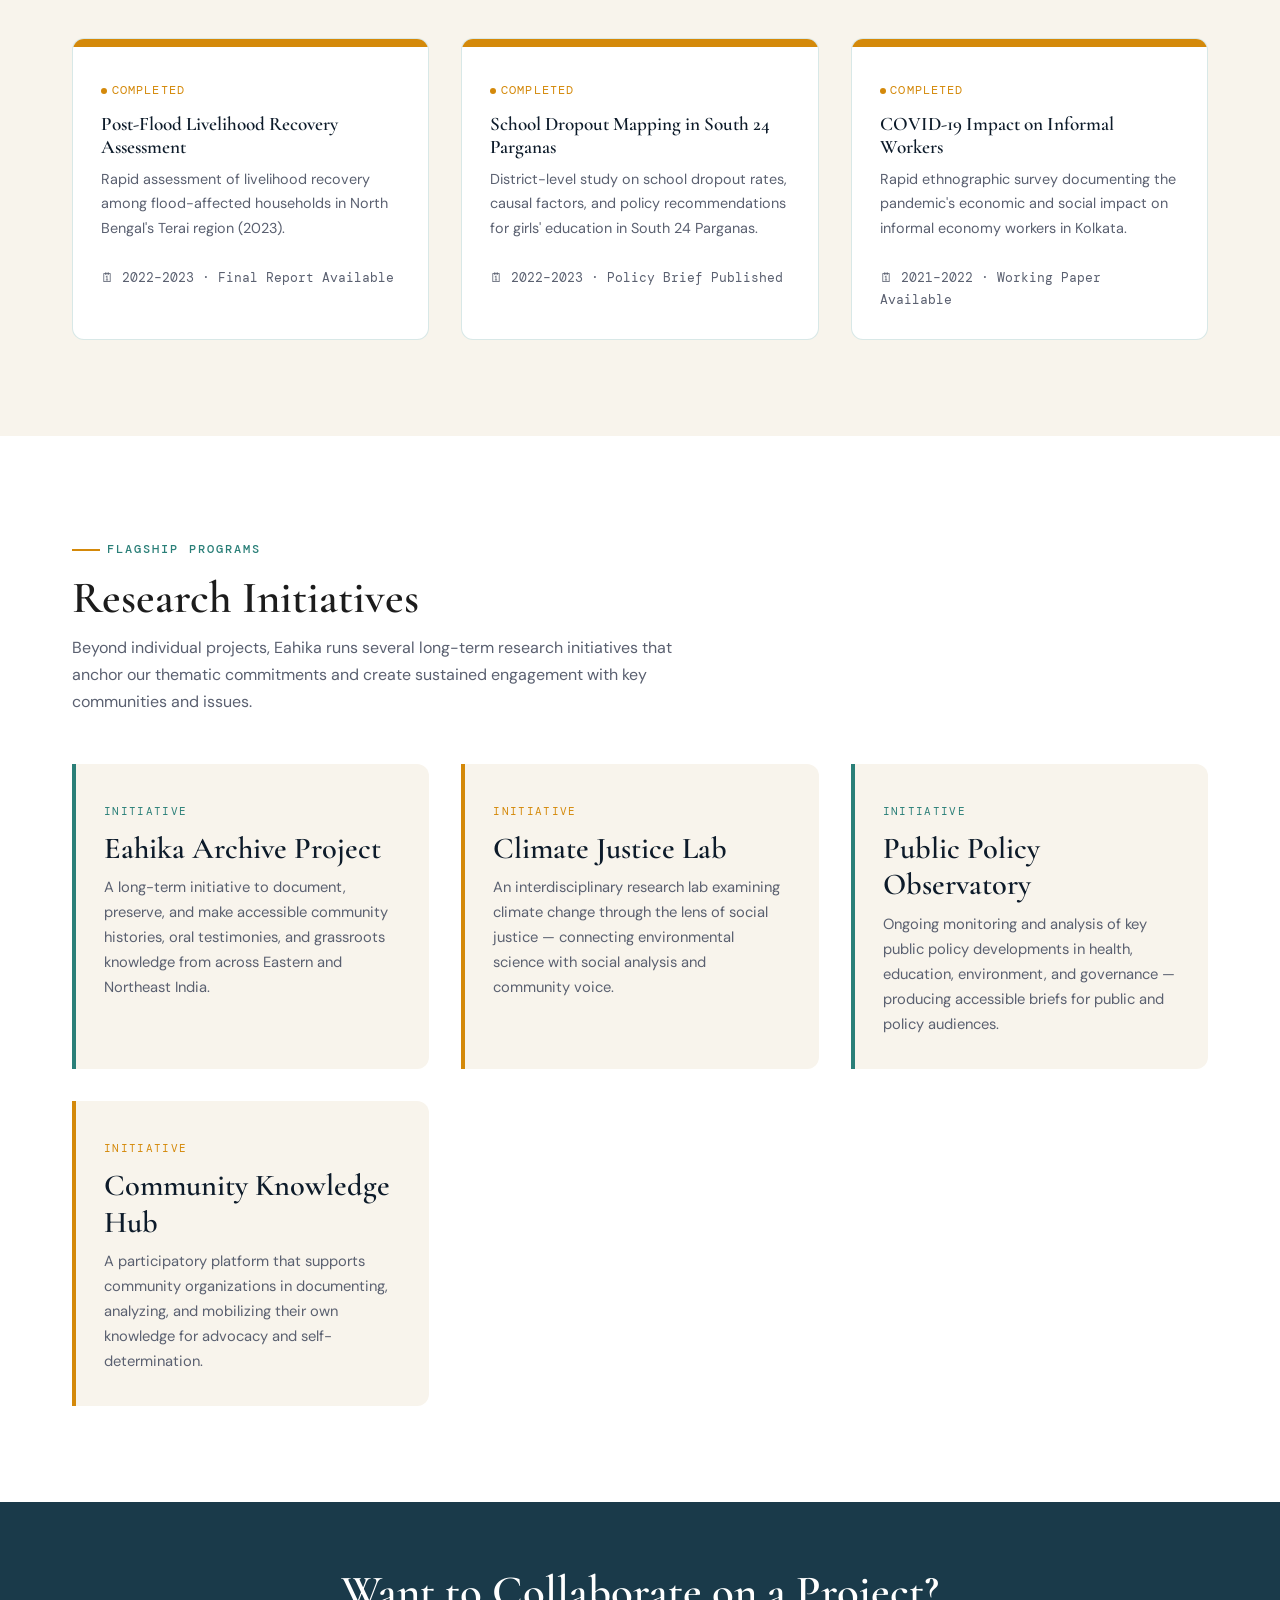
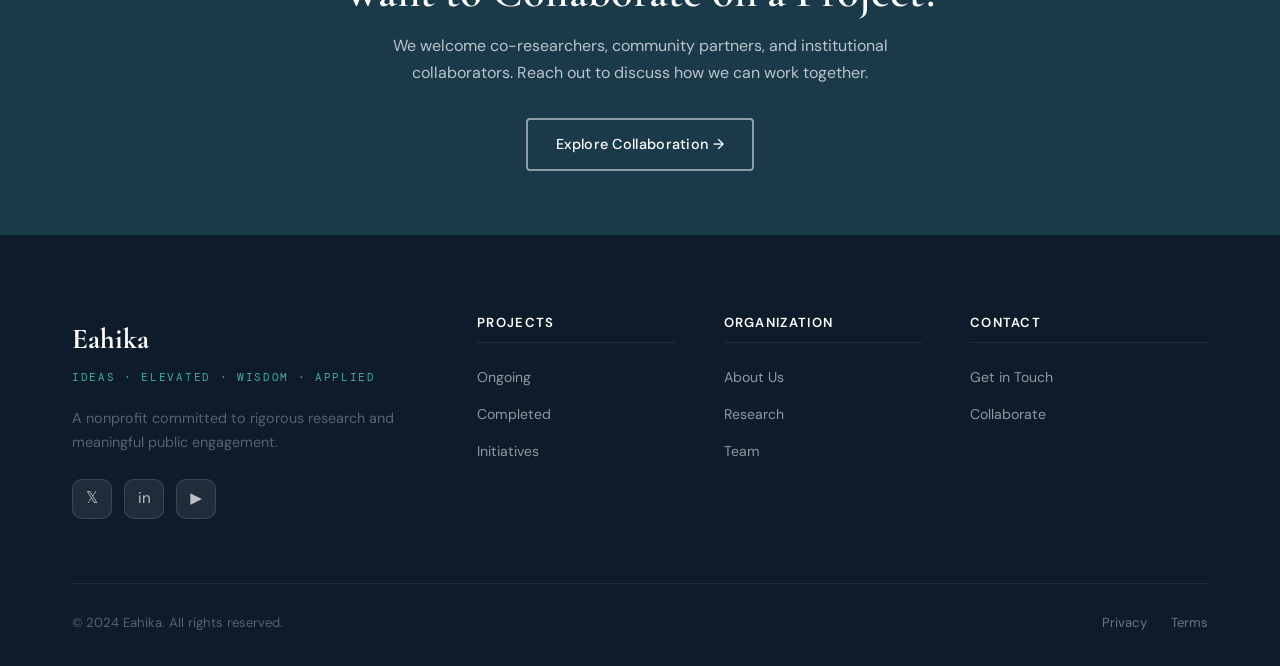
<file: projects.html>
<!DOCTYPE html>
<html lang="en">
<head>
  <meta charset="UTF-8"/>
  <meta name="viewport" content="width=device-width, initial-scale=1.0"/>
  <title>Projects &amp; Initiatives – Eahika</title>
  <link rel="stylesheet" href="css/style.css"/>
</head>
<body>

<nav class="navbar">
  <div class="container">
    <div class="nav-inner">
      <a href="index.html" class="nav-logo">
        <div class="nav-logo-mark">E</div>
        <div class="nav-logo-text">
          <span class="nav-logo-name">Eahika</span>
          <span class="nav-logo-tag">Ideas · Wisdom · Action</span>
        </div>
      </a>
      <ul class="nav-links">
        <li><a href="index.html" class="nav-link">Home</a></li>
        <li><a href="about.html" class="nav-link">About Us</a></li>
        <li><a href="research.html" class="nav-link">Research</a></li>
        <li class="nav-item"><a href="projects.html" class="nav-link active">Projects ▾</a>
          <div class="nav-dropdown">
            <a href="#ongoing">Ongoing Projects</a>
            <a href="#completed">Completed Projects</a>
            <a href="#initiatives">Research Initiatives</a>
          </div>
        </li>
        <li><a href="learning.html" class="nav-link">Learning</a></li>
        <li><a href="blog.html" class="nav-link">Blog/Vlog</a></li>
        <li><a href="personnel.html" class="nav-link">Personnel</a></li>
      </ul>
      <a href="about.html#contact" class="btn btn-primary nav-cta">Get in Touch</a>
      <button class="hamburger"><span></span><span></span><span></span></button>
    </div>
  </div>
</nav>

<section class="page-hero">
  <div class="container">
    <div class="breadcrumb"><a href="index.html">Home</a><span>Projects &amp; Initiatives</span></div>
    <span class="section-label">Field Work &amp; Impact</span>
    <h1>Projects &amp; Initiatives</h1>
    <p>From community-based field research to policy advocacy — Eahika's projects translate knowledge into real-world impact.</p>
  </div>
</section>

<!-- ONGOING PROJECTS -->
<section class="projects-grid section" id="ongoing">
  <div class="container">
    <div class="fade-up">
      <span class="section-label">Active Work</span>
      <h2>Ongoing Projects</h2>
    </div>
    <div class="grid-3" style="margin-top:2.5rem;">

      <div class="project-card ongoing fade-up" style="--i:0">
        <div class="project-card-header"></div>
        <div class="project-card-body">
          <div class="project-status">Ongoing</div>
          <h4>Community Health Resilience in Peri-Urban Areas</h4>
          <p>Investigating community health infrastructure gaps and co-designing interventions with local health workers across five peri-urban districts of West Bengal.</p>
          <br>
          <div style="font-size:0.8rem;font-family:var(--font-mono);color:var(--text-muted);display:flex;gap:1.5rem;flex-wrap:wrap;">
            <span>📍 West Bengal</span>
            <span>🗓 2024–2026</span>
          </div>
        </div>
      </div>

      <div class="project-card ongoing fade-up" style="--i:1">
        <div class="project-card-header"></div>
        <div class="project-card-body">
          <div class="project-status">Ongoing</div>
          <h4>Climate Adaptation Strategies in the Sundarbans</h4>
          <p>Participatory action research documenting local knowledge and adaptive practices in Sundarban communities facing rising sea levels and cyclone frequency.</p>
          <br>
          <div style="font-size:0.8rem;font-family:var(--font-mono);color:var(--text-muted);display:flex;gap:1.5rem;flex-wrap:wrap;">
            <span>📍 Sundarbans, WB</span>
            <span>🗓 2023–2025</span>
          </div>
        </div>
      </div>

      <div class="project-card ongoing fade-up" style="--i:2">
        <div class="project-card-header"></div>
        <div class="project-card-body">
          <div class="project-status">Ongoing</div>
          <h4>Urban Governance and Waste Workers' Rights</h4>
          <p>Ethnographic and policy research on the conditions, rights, and labor organization of urban sanitation workers in Kolkata's municipal system.</p>
          <br>
          <div style="font-size:0.8rem;font-family:var(--font-mono);color:var(--text-muted);display:flex;gap:1.5rem;flex-wrap:wrap;">
            <span>📍 Kolkata</span>
            <span>🗓 2024–2025</span>
          </div>
        </div>
      </div>

      <div class="project-card ongoing fade-up" style="--i:3">
        <div class="project-card-header"></div>
        <div class="project-card-body">
          <div class="project-status">Ongoing</div>
          <h4>Digital Equity and Technology Access Study</h4>
          <p>Mapping digital infrastructure disparities and their social consequences in rural and semi-urban areas of Eastern India.</p>
          <br>
          <div style="font-size:0.8rem;font-family:var(--font-mono);color:var(--text-muted);display:flex;gap:1.5rem;flex-wrap:wrap;">
            <span>📍 Eastern India</span>
            <span>🗓 2024–ongoing</span>
          </div>
        </div>
      </div>

      <div class="project-card ongoing fade-up" style="--i:4">
        <div class="project-card-header"></div>
        <div class="project-card-body">
          <div class="project-status">Ongoing</div>
          <h4>Oral Histories of Partition and Displacement</h4>
          <p>A long-term oral history project collecting and archiving testimonies from survivors of Partition-era displacement in Bengal.</p>
          <br>
          <div style="font-size:0.8rem;font-family:var(--font-mono);color:var(--text-muted);display:flex;gap:1.5rem;flex-wrap:wrap;">
            <span>📍 West Bengal &amp; Bangladesh</span>
            <span>🗓 2023–ongoing</span>
          </div>
        </div>
      </div>

      <div class="project-card ongoing fade-up" style="--i:5">
        <div class="project-card-header"></div>
        <div class="project-card-body">
          <div class="project-status">Ongoing</div>
          <h4>Gender, Labor, and the Gig Economy</h4>
          <p>Examining the gendered dimensions of gig work and platform labor, with focus on women workers in urban service sectors.</p>
          <br>
          <div style="font-size:0.8rem;font-family:var(--font-mono);color:var(--text-muted);display:flex;gap:1.5rem;flex-wrap:wrap;">
            <span>📍 Kolkata &amp; Delhi</span>
            <span>🗓 2024–2026</span>
          </div>
        </div>
      </div>
    </div>
  </div>
</section>

<!-- COMPLETED PROJECTS -->
<section class="section--cream section" id="completed">
  <div class="container">
    <div class="fade-up">
      <span class="section-label">Past Work</span>
      <h2>Completed Projects</h2>
    </div>
    <div class="grid-3" style="margin-top:2.5rem;">
      <div class="project-card completed fade-up" style="--i:0">
        <div class="project-card-header"></div>
        <div class="project-card-body">
          <div class="project-status">Completed</div>
          <h4>Post-Flood Livelihood Recovery Assessment</h4>
          <p>Rapid assessment of livelihood recovery among flood-affected households in North Bengal's Terai region (2023).</p>
          <br>
          <div style="font-size:0.8rem;font-family:var(--font-mono);color:var(--text-muted);">🗓 2022–2023 · Final Report Available</div>
        </div>
      </div>
      <div class="project-card completed fade-up" style="--i:1">
        <div class="project-card-header"></div>
        <div class="project-card-body">
          <div class="project-status">Completed</div>
          <h4>School Dropout Mapping in South 24 Parganas</h4>
          <p>District-level study on school dropout rates, causal factors, and policy recommendations for girls' education in South 24 Parganas.</p>
          <br>
          <div style="font-size:0.8rem;font-family:var(--font-mono);color:var(--text-muted);">🗓 2022–2023 · Policy Brief Published</div>
        </div>
      </div>
      <div class="project-card completed fade-up" style="--i:2">
        <div class="project-card-header"></div>
        <div class="project-card-body">
          <div class="project-status">Completed</div>
          <h4>COVID-19 Impact on Informal Workers</h4>
          <p>Rapid ethnographic survey documenting the pandemic's economic and social impact on informal economy workers in Kolkata.</p>
          <br>
          <div style="font-size:0.8rem;font-family:var(--font-mono);color:var(--text-muted);">🗓 2021–2022 · Working Paper Available</div>
        </div>
      </div>
    </div>
  </div>
</section>

<!-- RESEARCH INITIATIVES -->
<section class="section" id="initiatives">
  <div class="container">
    <div class="fade-up">
      <span class="section-label">Flagship Programs</span>
      <h2>Research Initiatives</h2>
      <p style="max-width:600px;margin-top:0.5rem;">Beyond individual projects, Eahika runs several long-term research initiatives that anchor our thematic commitments and create sustained engagement with key communities and issues.</p>
    </div>
    <div style="display:grid;grid-template-columns:repeat(auto-fill,minmax(320px,1fr));gap:2rem;margin-top:3rem;">
      <div style="border-left:4px solid var(--teal);padding:2rem 2rem 2rem 1.75rem;background:var(--cream);border-radius:0 var(--radius-lg) var(--radius-lg) 0;" class="fade-up">
        <span style="font-size:0.7rem;font-family:var(--font-mono);letter-spacing:0.12em;text-transform:uppercase;color:var(--teal);">Initiative</span>
        <h3 style="color:var(--navy);margin:0.5rem 0;">Eahika Archive Project</h3>
        <p style="font-size:0.92rem;">A long-term initiative to document, preserve, and make accessible community histories, oral testimonies, and grassroots knowledge from across Eastern and Northeast India.</p>
      </div>
      <div style="border-left:4px solid var(--amber);padding:2rem 2rem 2rem 1.75rem;background:var(--cream);border-radius:0 var(--radius-lg) var(--radius-lg) 0;" class="fade-up" style="--i:1">
        <span style="font-size:0.7rem;font-family:var(--font-mono);letter-spacing:0.12em;text-transform:uppercase;color:var(--amber);">Initiative</span>
        <h3 style="color:var(--navy);margin:0.5rem 0;">Climate Justice Lab</h3>
        <p style="font-size:0.92rem;">An interdisciplinary research lab examining climate change through the lens of social justice — connecting environmental science with social analysis and community voice.</p>
      </div>
      <div style="border-left:4px solid var(--teal);padding:2rem 2rem 2rem 1.75rem;background:var(--cream);border-radius:0 var(--radius-lg) var(--radius-lg) 0;" class="fade-up" style="--i:2">
        <span style="font-size:0.7rem;font-family:var(--font-mono);letter-spacing:0.12em;text-transform:uppercase;color:var(--teal);">Initiative</span>
        <h3 style="color:var(--navy);margin:0.5rem 0;">Public Policy Observatory</h3>
        <p style="font-size:0.92rem;">Ongoing monitoring and analysis of key public policy developments in health, education, environment, and governance — producing accessible briefs for public and policy audiences.</p>
      </div>
      <div style="border-left:4px solid var(--amber);padding:2rem 2rem 2rem 1.75rem;background:var(--cream);border-radius:0 var(--radius-lg) var(--radius-lg) 0;" class="fade-up" style="--i:3">
        <span style="font-size:0.7rem;font-family:var(--font-mono);letter-spacing:0.12em;text-transform:uppercase;color:var(--amber);">Initiative</span>
        <h3 style="color:var(--navy);margin:0.5rem 0;">Community Knowledge Hub</h3>
        <p style="font-size:0.92rem;">A participatory platform that supports community organizations in documenting, analyzing, and mobilizing their own knowledge for advocacy and self-determination.</p>
      </div>
    </div>
  </div>
</section>

<!-- CTA -->
<section class="section--teal section" style="padding:4rem 0;text-align:center;">
  <div class="container">
    <h2 style="color:var(--white);margin-bottom:0.75rem;">Want to Collaborate on a Project?</h2>
    <p style="color:rgba(255,255,255,0.7);margin-bottom:2rem;max-width:540px;margin-inline:auto;">We welcome co-researchers, community partners, and institutional collaborators. Reach out to discuss how we can work together.</p>
    <a href="about.html#work-with-us" class="btn btn-outline">Explore Collaboration →</a>
  </div>
</section>

<footer class="footer">
  <div class="container">
    <div class="footer-grid">
      <div class="footer-brand">
        <div class="footer-brand-name">Eahika</div>
        <div class="footer-brand-tag">Ideas · Elevated · Wisdom · Applied</div>
        <p>A nonprofit committed to rigorous research and meaningful public engagement.</p>
        <div class="social-links"><a href="#" class="social-link">𝕏</a><a href="#" class="social-link">in</a><a href="#" class="social-link">▶</a></div>
      </div>
      <div class="footer-col"><h5>Projects</h5><ul>
        <li><a href="#ongoing">Ongoing</a></li>
        <li><a href="#completed">Completed</a></li>
        <li><a href="#initiatives">Initiatives</a></li>
      </ul></div>
      <div class="footer-col"><h5>Organization</h5><ul>
        <li><a href="about.html">About Us</a></li>
        <li><a href="research.html">Research</a></li>
        <li><a href="personnel.html">Team</a></li>
      </ul></div>
      <div class="footer-col"><h5>Contact</h5><ul>
        <li><a href="about.html#contact">Get in Touch</a></li>
        <li><a href="about.html#work-with-us">Collaborate</a></li>
      </ul></div>
    </div>
    <div class="footer-bottom">
      <p class="footer-bottom-text">© 2024 Eahika. All rights reserved.</p>
      <div class="footer-bottom-links"><a href="#">Privacy</a><a href="#">Terms</a></div>
    </div>
  </div>
</footer>

<div class="chat-widget">
  <div class="chat-panel">
    <div class="chat-header"><h4>💬 Chat with Eahika</h4><span class="chat-close">✕</span></div>
    <div class="chat-body"><div class="chat-msg bot">Hello! How can we help you today?</div></div>
    <div class="chat-input"><input type="text" placeholder="Type a message…"/><button>Send</button></div>
  </div>
  <button class="chat-btn">💬</button>
</div>
<script src="js/main.js"></script>
</body>
</html>
</file>
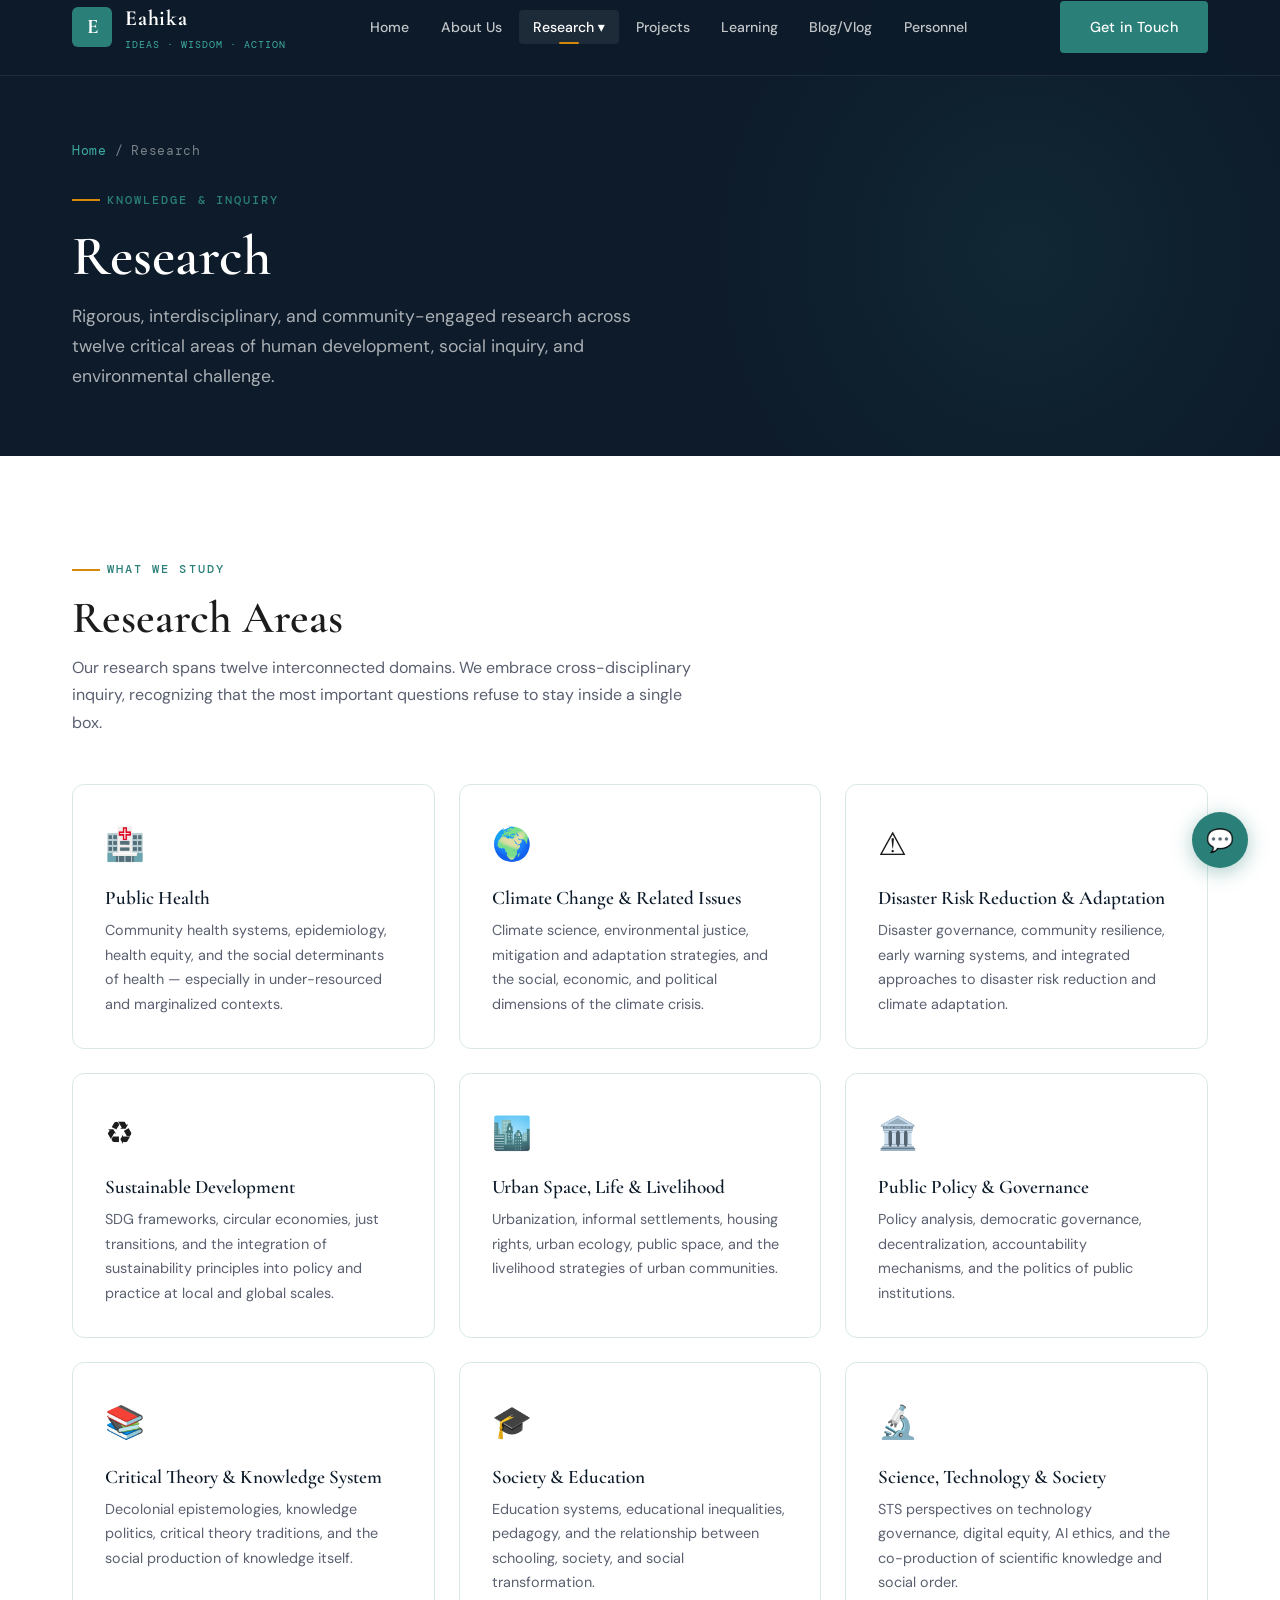
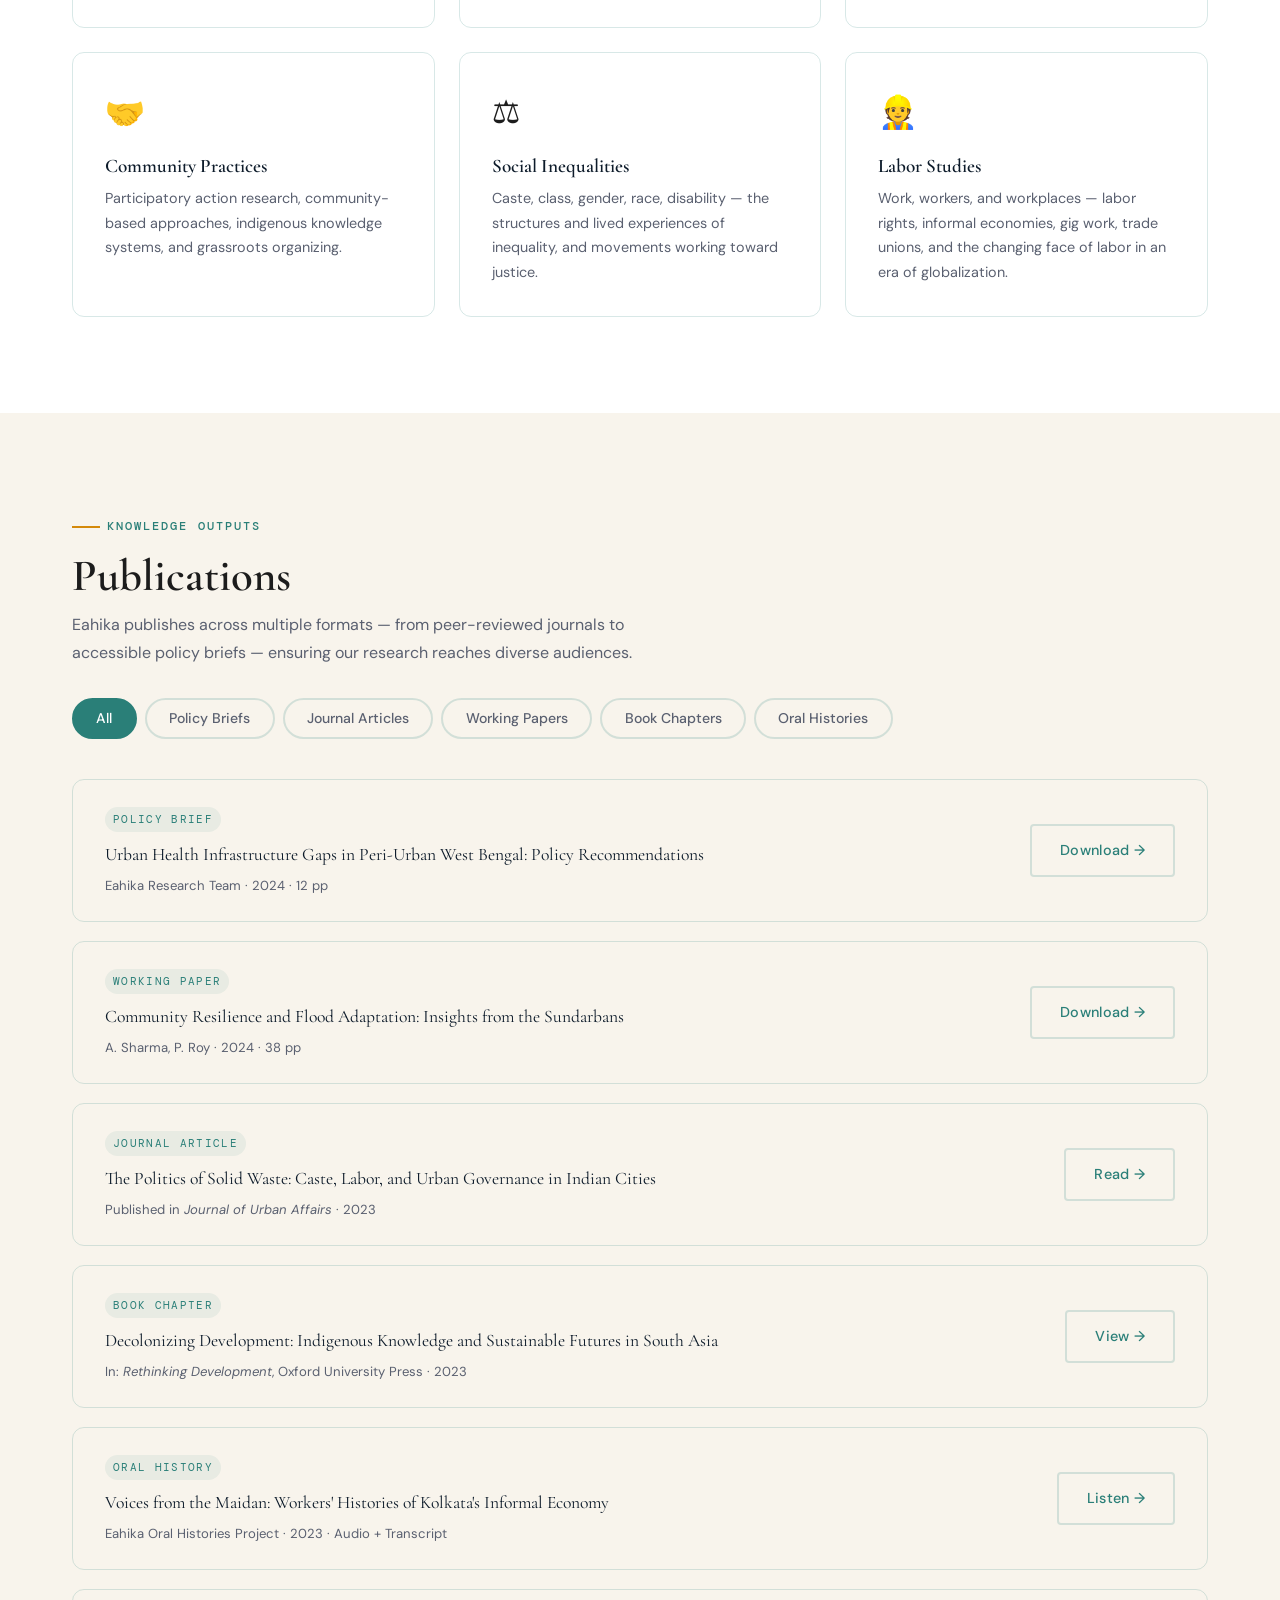
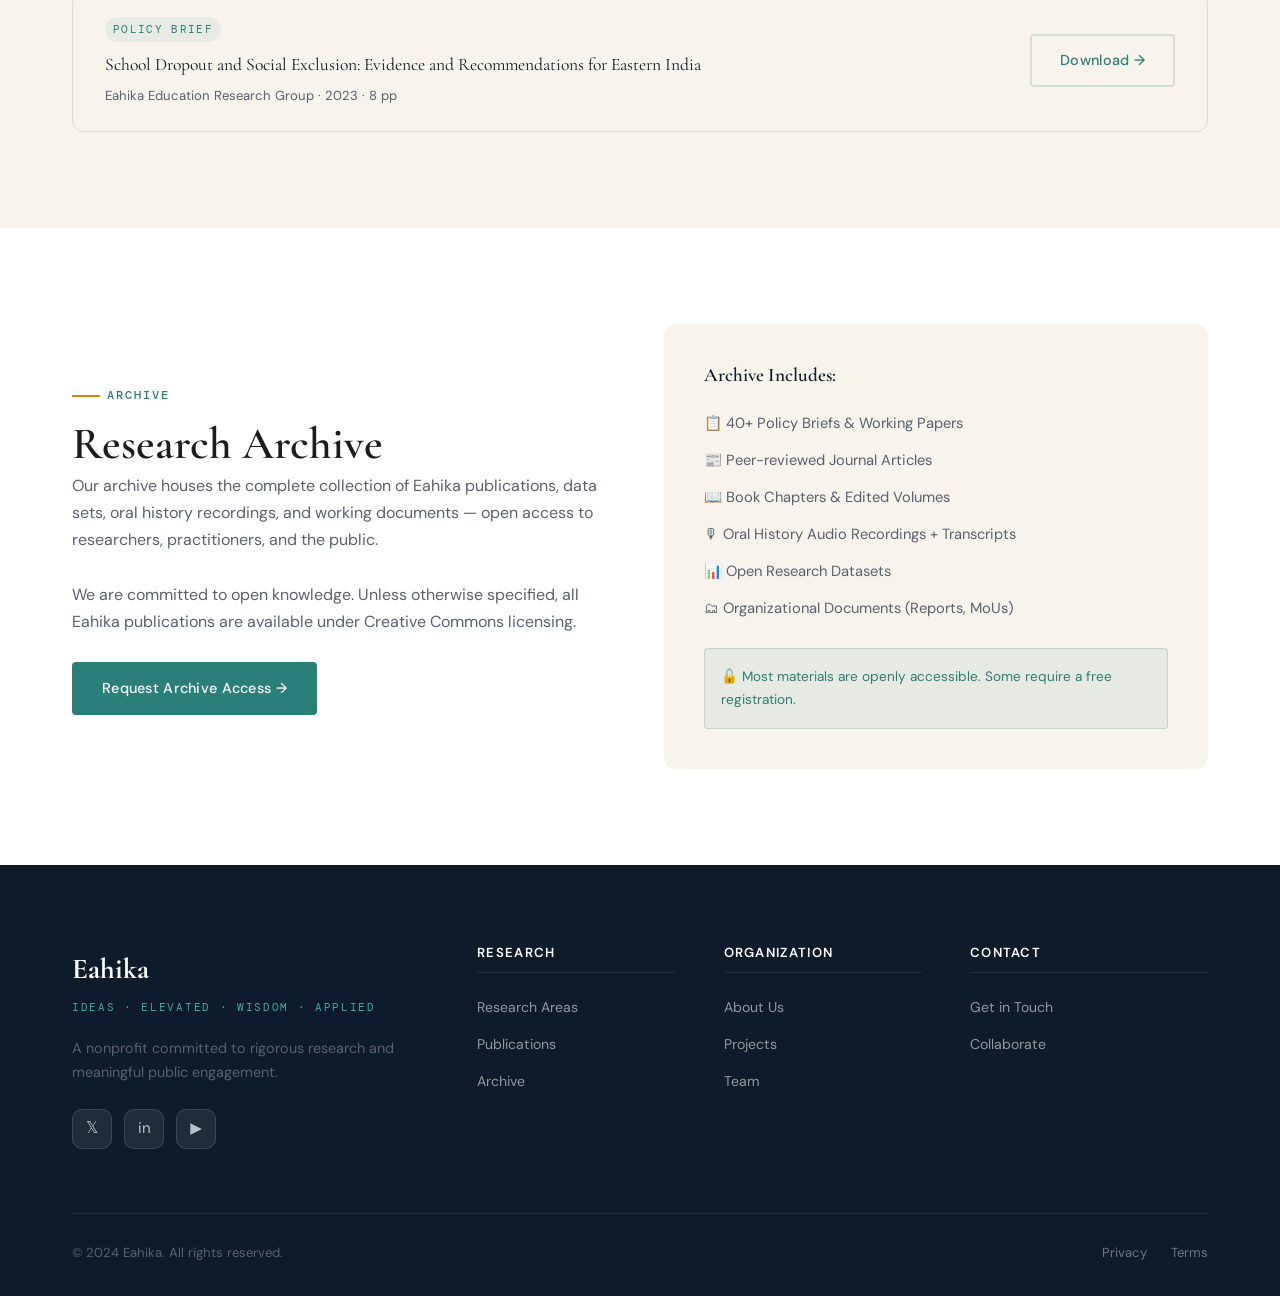
<file: research.html>
<!DOCTYPE html>
<html lang="en">
<head>
  <meta charset="UTF-8"/>
  <meta name="viewport" content="width=device-width, initial-scale=1.0"/>
  <title>Research – Eahika</title>
  <link rel="stylesheet" href="css/style.css"/>
</head>
<body>

<nav class="navbar">
  <div class="container">
    <div class="nav-inner">
      <a href="index.html" class="nav-logo">
        <div class="nav-logo-mark">E</div>
        <div class="nav-logo-text">
          <span class="nav-logo-name">Eahika</span>
          <span class="nav-logo-tag">Ideas · Wisdom · Action</span>
        </div>
      </a>
      <ul class="nav-links">
        <li><a href="index.html" class="nav-link">Home</a></li>
        <li><a href="about.html" class="nav-link">About Us</a></li>
        <li class="nav-item"><a href="research.html" class="nav-link active">Research ▾</a>
          <div class="nav-dropdown">
            <a href="#research-areas">Research Areas</a>
            <a href="#publications">Publications</a>
            <a href="#policy-briefs">Policy Briefs</a>
            <a href="#archive">Archive</a>
          </div>
        </li>
        <li><a href="projects.html" class="nav-link">Projects</a></li>
        <li><a href="learning.html" class="nav-link">Learning</a></li>
        <li><a href="blog.html" class="nav-link">Blog/Vlog</a></li>
        <li><a href="personnel.html" class="nav-link">Personnel</a></li>
      </ul>
      <a href="about.html#contact" class="btn btn-primary nav-cta">Get in Touch</a>
      <button class="hamburger"><span></span><span></span><span></span></button>
    </div>
  </div>
</nav>

<!-- PAGE HERO -->
<section class="page-hero" id="research-areas">
  <div class="container">
    <div class="breadcrumb"><a href="index.html">Home</a><span>Research</span></div>
    <span class="section-label">Knowledge &amp; Inquiry</span>
    <h1>Research</h1>
    <p>Rigorous, interdisciplinary, and community-engaged research across twelve critical areas of human development, social inquiry, and environmental challenge.</p>
  </div>
</section>

<!-- RESEARCH AREAS FULL -->
<section class="section" id="research-areas-full">
  <div class="container">
    <div class="fade-up">
      <span class="section-label">What We Study</span>
      <h2>Research Areas</h2>
      <p style="margin-top:0.5rem;max-width:620px;">Our research spans twelve interconnected domains. We embrace cross-disciplinary inquiry, recognizing that the most important questions refuse to stay inside a single box.</p>
    </div>
    <div style="display:grid;grid-template-columns:repeat(auto-fill,minmax(300px,1fr));gap:1.5rem;margin-top:3rem;">

      <div style="border:1px solid var(--border);border-radius:var(--radius-lg);padding:2rem;transition:var(--transition);" class="fade-up" onmouseover="this.style.boxShadow='var(--shadow)';this.style.borderColor='var(--teal)'" onmouseout="this.style.boxShadow='';this.style.borderColor='var(--border)'">
        <div style="font-size:2rem;margin-bottom:1rem;">🏥</div>
        <h4 style="color:var(--navy);margin-bottom:0.5rem;">Public Health</h4>
        <p style="font-size:0.9rem;">Community health systems, epidemiology, health equity, and the social determinants of health — especially in under-resourced and marginalized contexts.</p>
      </div>

      <div style="border:1px solid var(--border);border-radius:var(--radius-lg);padding:2rem;transition:var(--transition);" class="fade-up" onmouseover="this.style.boxShadow='var(--shadow)';this.style.borderColor='var(--teal)'" onmouseout="this.style.boxShadow='';this.style.borderColor='var(--border)'">
        <div style="font-size:2rem;margin-bottom:1rem;">🌍</div>
        <h4 style="color:var(--navy);margin-bottom:0.5rem;">Climate Change &amp; Related Issues</h4>
        <p style="font-size:0.9rem;">Climate science, environmental justice, mitigation and adaptation strategies, and the social, economic, and political dimensions of the climate crisis.</p>
      </div>

      <div style="border:1px solid var(--border);border-radius:var(--radius-lg);padding:2rem;transition:var(--transition);" class="fade-up" onmouseover="this.style.boxShadow='var(--shadow)';this.style.borderColor='var(--teal)'" onmouseout="this.style.boxShadow='';this.style.borderColor='var(--border)'">
        <div style="font-size:2rem;margin-bottom:1rem;">⚠️</div>
        <h4 style="color:var(--navy);margin-bottom:0.5rem;">Disaster Risk Reduction &amp; Adaptation</h4>
        <p style="font-size:0.9rem;">Disaster governance, community resilience, early warning systems, and integrated approaches to disaster risk reduction and climate adaptation.</p>
      </div>

      <div style="border:1px solid var(--border);border-radius:var(--radius-lg);padding:2rem;transition:var(--transition);" class="fade-up" onmouseover="this.style.boxShadow='var(--shadow)';this.style.borderColor='var(--teal)'" onmouseout="this.style.boxShadow='';this.style.borderColor='var(--border)'">
        <div style="font-size:2rem;margin-bottom:1rem;">♻️</div>
        <h4 style="color:var(--navy);margin-bottom:0.5rem;">Sustainable Development</h4>
        <p style="font-size:0.9rem;">SDG frameworks, circular economies, just transitions, and the integration of sustainability principles into policy and practice at local and global scales.</p>
      </div>

      <div style="border:1px solid var(--border);border-radius:var(--radius-lg);padding:2rem;transition:var(--transition);" class="fade-up" onmouseover="this.style.boxShadow='var(--shadow)';this.style.borderColor='var(--teal)'" onmouseout="this.style.boxShadow='';this.style.borderColor='var(--border)'">
        <div style="font-size:2rem;margin-bottom:1rem;">🏙️</div>
        <h4 style="color:var(--navy);margin-bottom:0.5rem;">Urban Space, Life &amp; Livelihood</h4>
        <p style="font-size:0.9rem;">Urbanization, informal settlements, housing rights, urban ecology, public space, and the livelihood strategies of urban communities.</p>
      </div>

      <div style="border:1px solid var(--border);border-radius:var(--radius-lg);padding:2rem;transition:var(--transition);" class="fade-up" onmouseover="this.style.boxShadow='var(--shadow)';this.style.borderColor='var(--teal)'" onmouseout="this.style.boxShadow='';this.style.borderColor='var(--border)'">
        <div style="font-size:2rem;margin-bottom:1rem;">🏛️</div>
        <h4 style="color:var(--navy);margin-bottom:0.5rem;">Public Policy &amp; Governance</h4>
        <p style="font-size:0.9rem;">Policy analysis, democratic governance, decentralization, accountability mechanisms, and the politics of public institutions.</p>
      </div>

      <div style="border:1px solid var(--border);border-radius:var(--radius-lg);padding:2rem;transition:var(--transition);" class="fade-up" onmouseover="this.style.boxShadow='var(--shadow)';this.style.borderColor='var(--teal)'" onmouseout="this.style.boxShadow='';this.style.borderColor='var(--border)'">
        <div style="font-size:2rem;margin-bottom:1rem;">📚</div>
        <h4 style="color:var(--navy);margin-bottom:0.5rem;">Critical Theory &amp; Knowledge System</h4>
        <p style="font-size:0.9rem;">Decolonial epistemologies, knowledge politics, critical theory traditions, and the social production of knowledge itself.</p>
      </div>

      <div style="border:1px solid var(--border);border-radius:var(--radius-lg);padding:2rem;transition:var(--transition);" class="fade-up" onmouseover="this.style.boxShadow='var(--shadow)';this.style.borderColor='var(--teal)'" onmouseout="this.style.boxShadow='';this.style.borderColor='var(--border)'">
        <div style="font-size:2rem;margin-bottom:1rem;">🎓</div>
        <h4 style="color:var(--navy);margin-bottom:0.5rem;">Society &amp; Education</h4>
        <p style="font-size:0.9rem;">Education systems, educational inequalities, pedagogy, and the relationship between schooling, society, and social transformation.</p>
      </div>

      <div style="border:1px solid var(--border);border-radius:var(--radius-lg);padding:2rem;transition:var(--transition);" class="fade-up" onmouseover="this.style.boxShadow='var(--shadow)';this.style.borderColor='var(--teal)'" onmouseout="this.style.boxShadow='';this.style.borderColor='var(--border)'">
        <div style="font-size:2rem;margin-bottom:1rem;">🔬</div>
        <h4 style="color:var(--navy);margin-bottom:0.5rem;">Science, Technology &amp; Society</h4>
        <p style="font-size:0.9rem;">STS perspectives on technology governance, digital equity, AI ethics, and the co-production of scientific knowledge and social order.</p>
      </div>

      <div style="border:1px solid var(--border);border-radius:var(--radius-lg);padding:2rem;transition:var(--transition);" class="fade-up" onmouseover="this.style.boxShadow='var(--shadow)';this.style.borderColor='var(--teal)'" onmouseout="this.style.boxShadow='';this.style.borderColor='var(--border)'">
        <div style="font-size:2rem;margin-bottom:1rem;">🤝</div>
        <h4 style="color:var(--navy);margin-bottom:0.5rem;">Community Practices</h4>
        <p style="font-size:0.9rem;">Participatory action research, community-based approaches, indigenous knowledge systems, and grassroots organizing.</p>
      </div>

      <div style="border:1px solid var(--border);border-radius:var(--radius-lg);padding:2rem;transition:var(--transition);" class="fade-up" onmouseover="this.style.boxShadow='var(--shadow)';this.style.borderColor='var(--teal)'" onmouseout="this.style.boxShadow='';this.style.borderColor='var(--border)'">
        <div style="font-size:2rem;margin-bottom:1rem;">⚖️</div>
        <h4 style="color:var(--navy);margin-bottom:0.5rem;">Social Inequalities</h4>
        <p style="font-size:0.9rem;">Caste, class, gender, race, disability — the structures and lived experiences of inequality, and movements working toward justice.</p>
      </div>

      <div style="border:1px solid var(--border);border-radius:var(--radius-lg);padding:2rem;transition:var(--transition);" class="fade-up" onmouseover="this.style.boxShadow='var(--shadow)';this.style.borderColor='var(--teal)'" onmouseout="this.style.boxShadow='';this.style.borderColor='var(--border)'">
        <div style="font-size:2rem;margin-bottom:1rem;">👷</div>
        <h4 style="color:var(--navy);margin-bottom:0.5rem;">Labor Studies</h4>
        <p style="font-size:0.9rem;">Work, workers, and workplaces — labor rights, informal economies, gig work, trade unions, and the changing face of labor in an era of globalization.</p>
      </div>
    </div>
  </div>
</section>

<!-- PUBLICATIONS -->
<section class="publications section--cream section" id="publications">
  <div class="container">
    <div class="fade-up">
      <span class="section-label">Knowledge Outputs</span>
      <h2>Publications</h2>
      <p style="margin-top:0.5rem;max-width:580px;">Eahika publishes across multiple formats — from peer-reviewed journals to accessible policy briefs — ensuring our research reaches diverse audiences.</p>
    </div>

    <div class="pub-tabs work-tabs" style="margin-top:2rem;" data-tabs>
      <button class="tab-btn active" data-group="pub" data-tab="pub-all">All</button>
      <button class="tab-btn" data-group="pub" data-tab="pub-policy">Policy Briefs</button>
      <button class="tab-btn" data-group="pub" data-tab="pub-journal">Journal Articles</button>
      <button class="tab-btn" data-group="pub" data-tab="pub-working">Working Papers</button>
      <button class="tab-btn" data-group="pub" data-tab="pub-book">Book Chapters</button>
      <button class="tab-btn" data-group="pub" data-tab="pub-oral">Oral Histories</button>
    </div>

    <div id="pub-all" class="tab-panel active" data-group="pub">
      <div class="pub-list">
        <div class="pub-item fade-up">
          <div>
            <span class="pub-type">Policy Brief</span>
            <div class="pub-title">Urban Health Infrastructure Gaps in Peri-Urban West Bengal: Policy Recommendations</div>
            <div class="pub-meta">Eahika Research Team · 2024 · 12 pp</div>
          </div>
          <a href="#archive" class="btn btn-ghost" style="flex-shrink:0;">Download →</a>
        </div>
        <div class="pub-item fade-up" style="--i:1">
          <div>
            <span class="pub-type">Working Paper</span>
            <div class="pub-title">Community Resilience and Flood Adaptation: Insights from the Sundarbans</div>
            <div class="pub-meta">A. Sharma, P. Roy · 2024 · 38 pp</div>
          </div>
          <a href="#archive" class="btn btn-ghost" style="flex-shrink:0;">Download →</a>
        </div>
        <div class="pub-item fade-up" style="--i:2">
          <div>
            <span class="pub-type">Journal Article</span>
            <div class="pub-title">The Politics of Solid Waste: Caste, Labor, and Urban Governance in Indian Cities</div>
            <div class="pub-meta">Published in <em>Journal of Urban Affairs</em> · 2023</div>
          </div>
          <a href="#archive" class="btn btn-ghost" style="flex-shrink:0;">Read →</a>
        </div>
        <div class="pub-item fade-up" style="--i:3">
          <div>
            <span class="pub-type">Book Chapter</span>
            <div class="pub-title">Decolonizing Development: Indigenous Knowledge and Sustainable Futures in South Asia</div>
            <div class="pub-meta">In: <em>Rethinking Development</em>, Oxford University Press · 2023</div>
          </div>
          <a href="#archive" class="btn btn-ghost" style="flex-shrink:0;">View →</a>
        </div>
        <div class="pub-item fade-up" style="--i:4">
          <div>
            <span class="pub-type">Oral History</span>
            <div class="pub-title">Voices from the Maidan: Workers' Histories of Kolkata's Informal Economy</div>
            <div class="pub-meta">Eahika Oral Histories Project · 2023 · Audio + Transcript</div>
          </div>
          <a href="#archive" class="btn btn-ghost" style="flex-shrink:0;">Listen →</a>
        </div>
        <div class="pub-item fade-up" style="--i:5">
          <div>
            <span class="pub-type">Policy Brief</span>
            <div class="pub-title">School Dropout and Social Exclusion: Evidence and Recommendations for Eastern India</div>
            <div class="pub-meta">Eahika Education Research Group · 2023 · 8 pp</div>
          </div>
          <a href="#archive" class="btn btn-ghost" style="flex-shrink:0;">Download →</a>
        </div>
      </div>
    </div>

    <div id="pub-policy" class="tab-panel" data-group="pub">
      <div class="pub-list">
        <div class="pub-item fade-up">
          <div>
            <span class="pub-type">Policy Brief</span>
            <div class="pub-title">Urban Health Infrastructure Gaps in Peri-Urban West Bengal</div>
            <div class="pub-meta">Eahika Research Team · 2024 · 12 pp</div>
          </div>
          <a href="#archive" class="btn btn-ghost" style="flex-shrink:0;">Download →</a>
        </div>
        <div class="pub-item fade-up">
          <div>
            <span class="pub-type">Policy Brief</span>
            <div class="pub-title">School Dropout and Social Exclusion: Evidence and Recommendations</div>
            <div class="pub-meta">2023 · 8 pp</div>
          </div>
          <a href="#archive" class="btn btn-ghost" style="flex-shrink:0;">Download →</a>
        </div>
      </div>
    </div>

    <div id="pub-journal" class="tab-panel" data-group="pub">
      <div class="pub-list">
        <div class="pub-item fade-up">
          <div>
            <span class="pub-type">Journal Article</span>
            <div class="pub-title">The Politics of Solid Waste: Caste, Labor, and Urban Governance in Indian Cities</div>
            <div class="pub-meta">Journal of Urban Affairs · 2023</div>
          </div>
          <a href="#archive" class="btn btn-ghost" style="flex-shrink:0;">Read →</a>
        </div>
      </div>
    </div>

    <div id="pub-working" class="tab-panel" data-group="pub">
      <div class="pub-list">
        <div class="pub-item fade-up">
          <div>
            <span class="pub-type">Working Paper</span>
            <div class="pub-title">Community Resilience and Flood Adaptation: Insights from the Sundarbans</div>
            <div class="pub-meta">A. Sharma, P. Roy · 2024 · 38 pp</div>
          </div>
          <a href="#archive" class="btn btn-ghost" style="flex-shrink:0;">Download →</a>
        </div>
      </div>
    </div>

    <div id="pub-book" class="tab-panel" data-group="pub">
      <div class="pub-list">
        <div class="pub-item fade-up">
          <div>
            <span class="pub-type">Book Chapter</span>
            <div class="pub-title">Decolonizing Development: Indigenous Knowledge and Sustainable Futures in South Asia</div>
            <div class="pub-meta">Oxford University Press · 2023</div>
          </div>
          <a href="#archive" class="btn btn-ghost" style="flex-shrink:0;">View →</a>
        </div>
      </div>
    </div>

    <div id="pub-oral" class="tab-panel" data-group="pub">
      <div class="pub-list">
        <div class="pub-item fade-up">
          <div>
            <span class="pub-type">Oral History</span>
            <div class="pub-title">Voices from the Maidan: Workers' Histories of Kolkata's Informal Economy</div>
            <div class="pub-meta">2023 · Audio + Transcript</div>
          </div>
          <a href="#archive" class="btn btn-ghost" style="flex-shrink:0;">Listen →</a>
        </div>
      </div>
    </div>
  </div>
</section>

<!-- ARCHIVE -->
<section class="section" id="archive">
  <div class="container">
    <div class="grid-2">
      <div class="fade-up">
        <span class="section-label">Archive</span>
        <h2>Research Archive</h2>
        <p>Our archive houses the complete collection of Eahika publications, data sets, oral history recordings, and working documents — open access to researchers, practitioners, and the public.</p>
        <br>
        <p>We are committed to open knowledge. Unless otherwise specified, all Eahika publications are available under Creative Commons licensing.</p>
        <br>
        <a href="about.html#contact" class="btn btn-primary">Request Archive Access →</a>
      </div>
      <div class="fade-up" style="--i:1;background:var(--cream);border-radius:var(--radius-lg);padding:2.5rem;">
        <h4 style="color:var(--navy);margin-bottom:1.5rem;">Archive Includes:</h4>
        <ul style="display:flex;flex-direction:column;gap:0.75rem;color:var(--text-muted);font-size:0.92rem;">
          <li>📋 40+ Policy Briefs &amp; Working Papers</li>
          <li>📰 Peer-reviewed Journal Articles</li>
          <li>📖 Book Chapters &amp; Edited Volumes</li>
          <li>🎙 Oral History Audio Recordings + Transcripts</li>
          <li>📊 Open Research Datasets</li>
          <li>🗂 Organizational Documents (Reports, MoUs)</li>
        </ul>
        <br>
        <div style="background:rgba(42,127,120,0.08);border:1px solid rgba(42,127,120,0.2);border-radius:var(--radius);padding:1rem;">
          <p style="font-size:0.85rem;color:var(--teal);margin:0;">🔓 Most materials are openly accessible. Some require a free registration.</p>
        </div>
      </div>
    </div>
  </div>
</section>

<!-- FOOTER -->
<footer class="footer">
  <div class="container">
    <div class="footer-grid">
      <div class="footer-brand">
        <div class="footer-brand-name">Eahika</div>
        <div class="footer-brand-tag">Ideas · Elevated · Wisdom · Applied</div>
        <p>A nonprofit committed to rigorous research and meaningful public engagement.</p>
        <div class="social-links"><a href="#" class="social-link">𝕏</a><a href="#" class="social-link">in</a><a href="#" class="social-link">▶</a></div>
      </div>
      <div class="footer-col"><h5>Research</h5><ul>
        <li><a href="#research-areas">Research Areas</a></li>
        <li><a href="#publications">Publications</a></li>
        <li><a href="#archive">Archive</a></li>
      </ul></div>
      <div class="footer-col"><h5>Organization</h5><ul>
        <li><a href="about.html">About Us</a></li>
        <li><a href="projects.html">Projects</a></li>
        <li><a href="personnel.html">Team</a></li>
      </ul></div>
      <div class="footer-col"><h5>Contact</h5><ul>
        <li><a href="about.html#contact">Get in Touch</a></li>
        <li><a href="about.html#work-with-us">Collaborate</a></li>
      </ul></div>
    </div>
    <div class="footer-bottom">
      <p class="footer-bottom-text">© 2024 Eahika. All rights reserved.</p>
      <div class="footer-bottom-links"><a href="#">Privacy</a><a href="#">Terms</a></div>
    </div>
  </div>
</footer>

<div class="chat-widget">
  <div class="chat-panel">
    <div class="chat-header"><h4>💬 Chat with Eahika</h4><span class="chat-close">✕</span></div>
    <div class="chat-body"><div class="chat-msg bot">Hello! How can we help you today?</div></div>
    <div class="chat-input"><input type="text" placeholder="Type a message…"/><button>Send</button></div>
  </div>
  <button class="chat-btn">💬</button>
</div>

<script src="js/main.js"></script>
</body>
</html>
</file>
<file: css/style.css>
/* ===========================
   EAHIKA – Global Stylesheet
   Ideas, Elevated. Wisdom, Applied.
=========================== */

@import url('https://fonts.googleapis.com/css2?family=Cormorant+Garamond:ital,wght@0,300;0,400;0,600;0,700;1,300;1,400&family=DM+Sans:wght@300;400;500;600&family=DM+Mono:wght@400;500&display=swap');

/* ── CSS Variables ── */
:root {
  --navy:      #0D1B2A;
  --deep-teal: #1A3A4A;
  --teal:      #2A7F78;
  --teal-lt:   #3EADA4;
  --amber:     #D4890A;
  --amber-lt:  #F2B84B;
  --cream:     #F8F4EC;
  --warm-grey: #EDE8DF;
  --text:      #1C1C1C;
  --text-muted:#5A6070;
  --white:     #FFFFFF;
  --border:    rgba(42,127,120,0.18);
  --shadow:    0 4px 32px rgba(13,27,42,0.10);
  --shadow-md: 0 8px 48px rgba(13,27,42,0.16);

  --font-serif: 'Cormorant Garamond', Georgia, serif;
  --font-sans:  'DM Sans', system-ui, sans-serif;
  --font-mono:  'DM Mono', monospace;

  --nav-h: 76px;
  --radius: 4px;
  --radius-lg: 12px;
  --transition: 0.3s cubic-bezier(0.4,0,0.2,1);
}

/* ── Reset & Base ── */
*, *::before, *::after { box-sizing: border-box; margin: 0; padding: 0; }
html { scroll-behavior: smooth; font-size: 16px; }
body {
  font-family: var(--font-sans);
  color: var(--text);
  background: var(--white);
  line-height: 1.7;
  overflow-x: hidden;
}
img { max-width: 100%; display: block; }
a { color: inherit; text-decoration: none; }
ul { list-style: none; }
button { cursor: pointer; border: none; background: none; font-family: inherit; }

/* ── Typography ── */
h1,h2,h3,h4,h5 { font-family: var(--font-serif); font-weight: 600; line-height: 1.2; }
h1 { font-size: clamp(2.4rem, 5vw, 4.2rem); }
h2 { font-size: clamp(1.8rem, 3.5vw, 3rem); }
h3 { font-size: clamp(1.3rem, 2.5vw, 1.9rem); }
h4 { font-size: 1.2rem; }
p  { font-size: 1rem; color: var(--text-muted); }

.section-label {
  font-family: var(--font-mono);
  font-size: 0.72rem;
  font-weight: 500;
  letter-spacing: 0.18em;
  text-transform: uppercase;
  color: var(--teal);
  display: inline-flex;
  align-items: center;
  gap: 0.6em;
  margin-bottom: 0.8rem;
}
.section-label::before {
  content: '';
  display: inline-block;
  width: 28px; height: 2px;
  background: var(--amber);
}

/* ── Layout Helpers ── */
.container { max-width: 1200px; margin: 0 auto; padding: 0 2rem; }
.section { padding: 6rem 0; }
.section--cream { background: var(--cream); }
.section--navy  { background: var(--navy); color: var(--white); }
.section--navy h2, .section--navy h3, .section--navy h4 { color: var(--white); }
.section--navy p { color: rgba(255,255,255,0.72); }
.section--teal  { background: var(--deep-teal); color: var(--white); }

.grid-2 { display: grid; grid-template-columns: 1fr 1fr; gap: 3rem; align-items: center; }
.grid-3 { display: grid; grid-template-columns: repeat(3, 1fr); gap: 2rem; }
.grid-4 { display: grid; grid-template-columns: repeat(4, 1fr); gap: 1.5rem; }
.text-center { text-align: center; }

/* ── Buttons ── */
.btn {
  display: inline-flex;
  align-items: center;
  gap: 0.5em;
  font-family: var(--font-sans);
  font-size: 0.9rem;
  font-weight: 500;
  padding: 0.75rem 1.75rem;
  border-radius: var(--radius);
  transition: var(--transition);
  letter-spacing: 0.02em;
}
.btn-primary {
  background: var(--teal);
  color: var(--white);
  border: 2px solid var(--teal);
}
.btn-primary:hover { background: var(--teal-lt); border-color: var(--teal-lt); transform: translateY(-2px); box-shadow: var(--shadow); }
.btn-outline {
  background: transparent;
  color: var(--white);
  border: 2px solid rgba(255,255,255,0.5);
}
.btn-outline:hover { background: rgba(255,255,255,0.1); border-color: var(--white); }
.btn-amber {
  background: var(--amber);
  color: var(--white);
  border: 2px solid var(--amber);
}
.btn-amber:hover { background: var(--amber-lt); border-color: var(--amber-lt); transform: translateY(-2px); }
.btn-ghost {
  color: var(--teal);
  border: 2px solid var(--border);
  background: transparent;
}
.btn-ghost:hover { border-color: var(--teal); background: rgba(42,127,120,0.06); }
.btn svg { width: 16px; height: 16px; }

/* ═══════════════════════════════
   NAVIGATION
═══════════════════════════════ */
.navbar {
  position: fixed;
  top: 0; left: 0; right: 0;
  z-index: 1000;
  height: var(--nav-h);
  background: rgba(13,27,42,0.97);
  backdrop-filter: blur(12px);
  border-bottom: 1px solid rgba(255,255,255,0.08);
  transition: var(--transition);
}
.navbar.scrolled {
  box-shadow: 0 2px 24px rgba(0,0,0,0.25);
}
.nav-inner {
  height: 100%;
  display: flex;
  align-items: center;
  justify-content: space-between;
  gap: 2rem;
}
.nav-logo {
  display: flex;
  align-items: center;
  gap: 0.8rem;
  flex-shrink: 0;
}
.nav-logo-mark {
  width: 40px; height: 40px;
  background: var(--teal);
  border-radius: 6px;
  display: flex; align-items: center; justify-content: center;
  font-family: var(--font-serif);
  font-size: 1.3rem;
  font-weight: 700;
  color: var(--white);
  letter-spacing: -0.02em;
}
.nav-logo-text { display: flex; flex-direction: column; }
.nav-logo-name {
  font-family: var(--font-serif);
  font-size: 1.35rem;
  font-weight: 700;
  color: var(--white);
  letter-spacing: 0.04em;
}
.nav-logo-tag {
  font-size: 0.62rem;
  font-family: var(--font-mono);
  letter-spacing: 0.1em;
  color: var(--teal-lt);
  text-transform: uppercase;
}

.nav-links {
  display: flex;
  align-items: center;
  gap: 0.25rem;
}
.nav-link {
  position: relative;
  font-size: 0.88rem;
  font-weight: 500;
  color: rgba(255,255,255,0.75);
  padding: 0.5rem 0.85rem;
  border-radius: var(--radius);
  transition: var(--transition);
  white-space: nowrap;
}
.nav-link:hover, .nav-link.active {
  color: var(--white);
  background: rgba(255,255,255,0.07);
}
.nav-link.active::after {
  content: '';
  position: absolute;
  bottom: 0; left: 50%;
  transform: translateX(-50%);
  width: 20px; height: 2px;
  background: var(--amber);
  border-radius: 2px;
}

/* Dropdown */
.nav-item { position: relative; }
.nav-dropdown {
  position: absolute;
  top: calc(100% + 8px);
  left: 0;
  min-width: 220px;
  background: var(--navy);
  border: 1px solid rgba(255,255,255,0.1);
  border-radius: var(--radius-lg);
  padding: 0.75rem 0;
  opacity: 0;
  pointer-events: none;
  transform: translateY(-6px);
  transition: var(--transition);
  box-shadow: var(--shadow-md);
}
.nav-item:hover .nav-dropdown {
  opacity: 1;
  pointer-events: all;
  transform: translateY(0);
}
.nav-dropdown a {
  display: block;
  font-size: 0.86rem;
  color: rgba(255,255,255,0.7);
  padding: 0.55rem 1.2rem;
  transition: var(--transition);
}
.nav-dropdown a:hover {
  color: var(--white);
  background: rgba(42,127,120,0.15);
  padding-left: 1.5rem;
}

.nav-cta { margin-left: 0.5rem; }

.hamburger {
  display: none;
  flex-direction: column;
  gap: 5px;
  padding: 8px;
}
.hamburger span {
  display: block;
  width: 24px; height: 2px;
  background: var(--white);
  border-radius: 2px;
  transition: var(--transition);
}

/* ═══════════════════════════════
   HERO / HOME
═══════════════════════════════ */
.hero {
  position: relative;
  min-height: 100vh;
  display: flex;
  align-items: center;
  overflow: hidden;
  background: var(--navy);
  padding-top: var(--nav-h);
}
.hero-bg {
  position: absolute;
  inset: 0;
  background:
    radial-gradient(ellipse 80% 60% at 70% 50%, rgba(42,127,120,0.15) 0%, transparent 70%),
    radial-gradient(ellipse 50% 80% at 20% 80%, rgba(212,137,10,0.08) 0%, transparent 60%),
    linear-gradient(160deg, #0D1B2A 0%, #0A2535 50%, #0D1B2A 100%);
}
.hero-grid-overlay {
  position: absolute;
  inset: 0;
  background-image:
    linear-gradient(rgba(42,127,120,0.06) 1px, transparent 1px),
    linear-gradient(90deg, rgba(42,127,120,0.06) 1px, transparent 1px);
  background-size: 60px 60px;
  mask-image: radial-gradient(ellipse 80% 80% at 50% 50%, black 30%, transparent 100%);
}
.hero-content {
  position: relative;
  z-index: 2;
  max-width: 700px;
}
.hero-eyebrow {
  font-family: var(--font-mono);
  font-size: 0.75rem;
  letter-spacing: 0.2em;
  text-transform: uppercase;
  color: var(--amber-lt);
  margin-bottom: 1.5rem;
  display: flex;
  align-items: center;
  gap: 1rem;
}
.hero-eyebrow::after {
  content: '';
  flex: 1;
  height: 1px;
  background: rgba(242,184,75,0.3);
  max-width: 80px;
}
.hero h1 {
  color: var(--white);
  font-weight: 300;
  margin-bottom: 0.4rem;
}
.hero h1 em {
  font-style: italic;
  color: var(--teal-lt);
}
.hero-tagline {
  font-family: var(--font-serif);
  font-size: clamp(1.1rem, 2.2vw, 1.45rem);
  font-style: italic;
  color: rgba(255,255,255,0.55);
  margin-bottom: 1.8rem;
  letter-spacing: 0.01em;
}
.hero-description {
  font-size: 1.05rem;
  color: rgba(255,255,255,0.68);
  max-width: 560px;
  margin-bottom: 2.5rem;
  line-height: 1.8;
}
.hero-actions { display: flex; gap: 1rem; flex-wrap: wrap; }

.hero-stats {
  position: absolute;
  right: 0; bottom: 10%;
  display: grid;
  grid-template-columns: 1fr 1fr;
  gap: 1px;
  width: min(380px, 35vw);
  background: rgba(255,255,255,0.06);
  border: 1px solid rgba(255,255,255,0.08);
  border-radius: var(--radius-lg);
  overflow: hidden;
  z-index: 2;
}
.hero-stat {
  padding: 1.75rem 1.5rem;
  background: rgba(13,27,42,0.7);
  backdrop-filter: blur(8px);
}
.hero-stat-value {
  font-family: var(--font-serif);
  font-size: 2.4rem;
  font-weight: 700;
  color: var(--white);
  line-height: 1;
  margin-bottom: 0.3rem;
}
.hero-stat-value span { color: var(--amber-lt); }
.hero-stat-label {
  font-size: 0.76rem;
  font-family: var(--font-mono);
  letter-spacing: 0.08em;
  color: rgba(255,255,255,0.5);
  text-transform: uppercase;
}

.hero-scroll {
  position: absolute;
  bottom: 2rem; left: 50%;
  transform: translateX(-50%);
  display: flex;
  flex-direction: column;
  align-items: center;
  gap: 0.5rem;
  z-index: 2;
  color: rgba(255,255,255,0.4);
  font-size: 0.72rem;
  font-family: var(--font-mono);
  letter-spacing: 0.1em;
  text-transform: uppercase;
  animation: bounce 2s infinite;
}
.hero-scroll::after {
  content: '';
  width: 1px; height: 48px;
  background: linear-gradient(to bottom, rgba(255,255,255,0.3), transparent);
}
@keyframes bounce {
  0%,100% { transform: translateX(-50%) translateY(0); }
  50% { transform: translateX(-50%) translateY(6px); }
}

/* ── Slideshow ── */
.slideshow-section { background: var(--deep-teal); padding: 0; }
.slideshow-wrap {
  position: relative;
  height: 500px;
  overflow: hidden;
}
.slide {
  position: absolute;
  inset: 0;
  display: flex;
  align-items: center;
  justify-content: center;
  opacity: 0;
  transition: opacity 0.8s ease;
}
.slide.active { opacity: 1; }
.slide-bg {
  position: absolute;
  inset: 0;
  background-size: cover;
  background-position: center;
  filter: brightness(0.45);
}
.slide-content {
  position: relative;
  z-index: 2;
  text-align: center;
  color: var(--white);
  max-width: 680px;
  padding: 0 2rem;
}
.slide-content h2 { font-size: clamp(1.8rem, 4vw, 3rem); color: var(--white); margin-bottom: 1rem; }
.slide-content p { font-size: 1.1rem; color: rgba(255,255,255,0.75); }
.slide-nav {
  position: absolute;
  bottom: 1.5rem; left: 50%;
  transform: translateX(-50%);
  display: flex; gap: 0.5rem;
  z-index: 3;
}
.slide-dot {
  width: 8px; height: 8px;
  border-radius: 50%;
  background: rgba(255,255,255,0.35);
  cursor: pointer;
  transition: var(--transition);
}
.slide-dot.active { background: var(--amber-lt); width: 24px; border-radius: 4px; }
.slide-arrow {
  position: absolute;
  top: 50%; transform: translateY(-50%);
  z-index: 3;
  width: 48px; height: 48px;
  border-radius: 50%;
  background: rgba(255,255,255,0.1);
  border: 1px solid rgba(255,255,255,0.2);
  display: flex; align-items: center; justify-content: center;
  color: var(--white);
  cursor: pointer;
  transition: var(--transition);
  font-size: 1.2rem;
}
.slide-arrow:hover { background: rgba(255,255,255,0.2); }
.slide-prev { left: 2rem; }
.slide-next { right: 2rem; }

/* ═══════════════════════════════
   FEATURED CONTENT STRIP
═══════════════════════════════ */
.featured-strip { padding: 5rem 0; }
.featured-grid {
  display: grid;
  grid-template-columns: 1.6fr 1fr 1fr;
  gap: 1.5rem;
}
.featured-card {
  border-radius: var(--radius-lg);
  overflow: hidden;
  position: relative;
  cursor: pointer;
  transition: transform var(--transition), box-shadow var(--transition);
}
.featured-card:hover { transform: translateY(-4px); box-shadow: var(--shadow-md); }
.featured-card-inner {
  position: relative;
  height: 320px;
  background: var(--deep-teal);
  display: flex;
  flex-direction: column;
  justify-content: flex-end;
  padding: 2rem;
  overflow: hidden;
}
.featured-card:first-child .featured-card-inner { height: 100%; min-height: 420px; }
.featured-card-bg {
  position: absolute;
  inset: 0;
  background-size: cover;
  background-position: center;
  opacity: 0.35;
  transition: transform 0.6s ease;
}
.featured-card:hover .featured-card-bg { transform: scale(1.04); }
.featured-card-overlay {
  position: absolute;
  inset: 0;
  background: linear-gradient(to top, rgba(13,27,42,0.92) 0%, rgba(13,27,42,0.3) 60%, transparent 100%);
}
.featured-card-body { position: relative; z-index: 2; }
.featured-tag {
  display: inline-block;
  font-size: 0.7rem;
  font-family: var(--font-mono);
  letter-spacing: 0.12em;
  text-transform: uppercase;
  color: var(--amber-lt);
  background: rgba(212,137,10,0.15);
  border: 1px solid rgba(212,137,10,0.3);
  padding: 0.3em 0.8em;
  border-radius: 100px;
  margin-bottom: 0.75rem;
}
.featured-card-body h3 { color: var(--white); font-size: 1.25rem; margin-bottom: 0.5rem; }
.featured-card-body p  { font-size: 0.88rem; color: rgba(255,255,255,0.62); }

/* ═══════════════════════════════
   ABOUT SECTION (Homepage)
=================================*/
.about-home { padding: 7rem 0; background: var(--cream); }
.about-home-text h2 { color: var(--navy); margin-bottom: 1.5rem; }
.about-home-text p  { margin-bottom: 1rem; font-size: 1.05rem; }
.about-visual {
  position: relative;
  border-radius: var(--radius-lg);
  overflow: hidden;
}
.about-visual-img {
  width: 100%;
  aspect-ratio: 4/3;
  background: linear-gradient(135deg, var(--deep-teal) 0%, var(--navy) 100%);
  display: flex;
  align-items: center;
  justify-content: center;
}
.about-visual-img svg { width: 80px; height: 80px; opacity: 0.3; }
.about-badge {
  position: absolute;
  bottom: -1.5rem; right: -1.5rem;
  width: 120px; height: 120px;
  border-radius: 50%;
  background: var(--amber);
  display: flex;
  flex-direction: column;
  align-items: center;
  justify-content: center;
  color: var(--white);
  text-align: center;
  box-shadow: var(--shadow);
}
.about-badge-num { font-family: var(--font-serif); font-size: 2rem; font-weight: 700; line-height: 1; }
.about-badge-txt { font-size: 0.65rem; font-family: var(--font-mono); letter-spacing: 0.08em; text-transform: uppercase; opacity: 0.85; }

/* ═══════════════════════════════
   RESEARCH AREAS (CARDS)
=================================*/
.research-areas { padding: 6rem 0; background: var(--navy); }
.research-areas h2 { color: var(--white); text-align: center; margin-bottom: 0.5rem; }
.research-grid {
  display: grid;
  grid-template-columns: repeat(auto-fill, minmax(220px, 1fr));
  gap: 1.2rem;
  margin-top: 3rem;
}
.research-card {
  background: rgba(255,255,255,0.04);
  border: 1px solid rgba(255,255,255,0.08);
  border-radius: var(--radius-lg);
  padding: 1.75rem 1.5rem;
  transition: var(--transition);
  cursor: pointer;
}
.research-card:hover {
  background: rgba(42,127,120,0.12);
  border-color: rgba(42,127,120,0.4);
  transform: translateY(-2px);
}
.research-card-icon {
  width: 44px; height: 44px;
  border-radius: 10px;
  background: rgba(42,127,120,0.2);
  display: flex; align-items: center; justify-content: center;
  font-size: 1.3rem;
  margin-bottom: 1rem;
}
.research-card h4 { color: var(--white); font-size: 1rem; font-family: var(--font-sans); font-weight: 500; }

/* ═══════════════════════════════
   POPUP BOXES (Events, Courses)
=================================*/
.popup-overlay {
  position: fixed;
  inset: 0;
  background: rgba(0,0,0,0.65);
  backdrop-filter: blur(4px);
  z-index: 2000;
  display: flex;
  align-items: center;
  justify-content: center;
  opacity: 0;
  pointer-events: none;
  transition: var(--transition);
}
.popup-overlay.open {
  opacity: 1;
  pointer-events: all;
}
.popup-box {
  background: var(--white);
  border-radius: var(--radius-lg);
  max-width: 520px;
  width: 90%;
  max-height: 90vh;
  overflow-y: auto;
  padding: 2.5rem;
  position: relative;
  transform: scale(0.95) translateY(20px);
  transition: var(--transition);
}
.popup-overlay.open .popup-box {
  transform: scale(1) translateY(0);
}
.popup-close {
  position: absolute;
  top: 1rem; right: 1rem;
  width: 36px; height: 36px;
  border-radius: 50%;
  background: var(--warm-grey);
  display: flex; align-items: center; justify-content: center;
  font-size: 1.1rem;
  cursor: pointer;
  transition: var(--transition);
  color: var(--text);
}
.popup-close:hover { background: var(--teal); color: var(--white); }
.popup-box h3 { color: var(--navy); margin-bottom: 1.5rem; }
.popup-item {
  display: flex;
  gap: 1rem;
  padding: 1rem 0;
  border-bottom: 1px solid var(--warm-grey);
}
.popup-item:last-child { border-bottom: none; }
.popup-item-date {
  flex-shrink: 0;
  width: 52px;
  text-align: center;
  background: var(--teal);
  color: var(--white);
  border-radius: var(--radius);
  padding: 0.4rem 0.5rem;
  font-size: 0.75rem;
  font-family: var(--font-mono);
  line-height: 1.3;
}
.popup-item-date strong { display: block; font-size: 1.3rem; font-family: var(--font-serif); }
.popup-item-info h5 { font-size: 0.95rem; color: var(--navy); margin-bottom: 0.2rem; }
.popup-item-info p  { font-size: 0.82rem; }

/* ── Popup Triggers Strip ── */
.popup-triggers {
  background: var(--teal);
  padding: 1.2rem 0;
}
.popup-triggers-inner {
  display: flex;
  align-items: center;
  justify-content: center;
  gap: 2rem;
  flex-wrap: wrap;
}
.popup-trigger-btn {
  display: flex;
  align-items: center;
  gap: 0.6rem;
  color: var(--white);
  font-weight: 500;
  font-size: 0.95rem;
  cursor: pointer;
  padding: 0.5rem 1rem;
  border-radius: var(--radius);
  transition: var(--transition);
  background: rgba(255,255,255,0.1);
  border: 1px solid rgba(255,255,255,0.2);
}
.popup-trigger-btn:hover { background: rgba(255,255,255,0.2); }
.popup-trigger-btn .badge {
  background: var(--amber);
  color: var(--white);
  font-size: 0.7rem;
  padding: 0.15em 0.55em;
  border-radius: 100px;
  font-family: var(--font-mono);
}

/* ═══════════════════════════════
   NEWSLETTER
=================================*/
.newsletter-section {
  background: var(--cream);
  padding: 5rem 0;
}
.newsletter-inner {
  max-width: 600px;
  margin: 0 auto;
  text-align: center;
}
.newsletter-inner h2 { color: var(--navy); margin-bottom: 0.75rem; }
.newsletter-inner p  { margin-bottom: 2rem; }
.newsletter-form {
  display: flex;
  gap: 0;
  border: 2px solid var(--teal);
  border-radius: var(--radius);
  overflow: hidden;
}
.newsletter-form input {
  flex: 1;
  padding: 0.9rem 1.25rem;
  border: none;
  outline: none;
  font-family: var(--font-sans);
  font-size: 0.95rem;
  background: var(--white);
  color: var(--text);
}
.newsletter-form button {
  padding: 0.9rem 1.75rem;
  background: var(--teal);
  color: var(--white);
  font-family: var(--font-sans);
  font-weight: 600;
  font-size: 0.9rem;
  cursor: pointer;
  transition: var(--transition);
  white-space: nowrap;
}
.newsletter-form button:hover { background: var(--teal-lt); }

/* ═══════════════════════════════
   PAGE HERO (inner pages)
=================================*/
.page-hero {
  background: var(--navy);
  padding: calc(var(--nav-h) + 4rem) 0 4rem;
  position: relative;
  overflow: hidden;
}
.page-hero::after {
  content: '';
  position: absolute;
  right: -5%;
  top: -20%;
  width: 50%;
  height: 150%;
  background: radial-gradient(ellipse, rgba(42,127,120,0.12) 0%, transparent 70%);
  pointer-events: none;
}
.page-hero h1 { color: var(--white); font-size: clamp(2rem, 4.5vw, 3.5rem); margin-bottom: 0.75rem; }
.page-hero p  { color: rgba(255,255,255,0.65); font-size: 1.1rem; max-width: 580px; }
.breadcrumb {
  display: flex;
  align-items: center;
  gap: 0.5rem;
  font-size: 0.82rem;
  color: rgba(255,255,255,0.45);
  margin-bottom: 1.25rem;
  font-family: var(--font-mono);
  letter-spacing: 0.05em;
}
.breadcrumb a { color: var(--teal-lt); }
.breadcrumb span::before { content: '/'; margin-right: 0.5rem; }

/* ═══════════════════════════════
   ABOUT PAGE
=================================*/
.vision-mission { padding: 6rem 0; }
.vm-cards { display: grid; grid-template-columns: 1fr 1fr; gap: 2rem; margin-top: 3rem; }
.vm-card {
  border-left: 4px solid var(--teal);
  padding: 2rem 2rem 2rem 1.75rem;
  background: var(--cream);
  border-radius: 0 var(--radius-lg) var(--radius-lg) 0;
}
.vm-card h3 { color: var(--navy); margin-bottom: 0.8rem; }
.vm-card p  { font-size: 0.95rem; }

.stance-section { padding: 5rem 0; background: var(--deep-teal); }
.stance-section h2 { color: var(--white); margin-bottom: 1rem; }
.stance-section p  { color: rgba(255,255,255,0.7); max-width: 740px; margin-bottom: 1.5rem; }
.stance-pillars {
  display: grid;
  grid-template-columns: repeat(3, 1fr);
  gap: 1.5rem;
  margin-top: 2.5rem;
}
.stance-pillar {
  background: rgba(255,255,255,0.06);
  border: 1px solid rgba(255,255,255,0.1);
  border-radius: var(--radius-lg);
  padding: 1.75rem;
}
.stance-pillar h4 { color: var(--amber-lt); margin-bottom: 0.6rem; font-family: var(--font-sans); }
.stance-pillar p  { font-size: 0.9rem; color: rgba(255,255,255,0.65); }

.work-with-us { padding: 6rem 0; }
.work-tabs { display: flex; gap: 0.5rem; margin-bottom: 2.5rem; flex-wrap: wrap; }
.tab-btn {
  padding: 0.6rem 1.4rem;
  border: 2px solid var(--border);
  border-radius: 100px;
  font-size: 0.88rem;
  font-weight: 500;
  color: var(--text-muted);
  background: transparent;
  cursor: pointer;
  transition: var(--transition);
}
.tab-btn.active, .tab-btn:hover {
  background: var(--teal);
  color: var(--white);
  border-color: var(--teal);
}
.tab-panel { display: none; }
.tab-panel.active { display: block; }

.annual-reports { padding: 4rem 0; background: var(--cream); }
.reports-list {
  display: grid;
  grid-template-columns: repeat(auto-fill, minmax(220px, 1fr));
  gap: 1rem;
  margin-top: 2rem;
}
.report-card {
  background: var(--white);
  border: 1px solid var(--border);
  border-radius: var(--radius-lg);
  padding: 1.5rem;
  display: flex;
  align-items: center;
  gap: 1rem;
  transition: var(--transition);
  cursor: pointer;
}
.report-card:hover { box-shadow: var(--shadow); border-color: var(--teal); transform: translateY(-2px); }
.report-icon { font-size: 1.8rem; }
.report-year { font-family: var(--font-serif); font-size: 1.2rem; font-weight: 700; color: var(--navy); }
.report-size { font-size: 0.78rem; color: var(--text-muted); font-family: var(--font-mono); }

/* ═══════════════════════════════
   RESEARCH PAGE
=================================*/
.publications { padding: 6rem 0; }
.pub-tabs { display: flex; gap: 0.5rem; margin-bottom: 2.5rem; flex-wrap: wrap; }
.pub-list { display: flex; flex-direction: column; gap: 1.2rem; }
.pub-item {
  border: 1px solid var(--border);
  border-radius: var(--radius-lg);
  padding: 1.5rem 2rem;
  display: grid;
  grid-template-columns: 1fr auto;
  gap: 1rem;
  align-items: center;
  transition: var(--transition);
}
.pub-item:hover { border-color: var(--teal); box-shadow: var(--shadow); }
.pub-type {
  font-size: 0.7rem;
  font-family: var(--font-mono);
  letter-spacing: 0.12em;
  text-transform: uppercase;
  color: var(--teal);
  background: rgba(42,127,120,0.08);
  padding: 0.25em 0.7em;
  border-radius: 100px;
  margin-bottom: 0.5rem;
  display: inline-block;
}
.pub-title { font-family: var(--font-serif); font-size: 1.1rem; color: var(--navy); margin-bottom: 0.3rem; }
.pub-meta  { font-size: 0.82rem; color: var(--text-muted); }

/* ═══════════════════════════════
   PROJECTS PAGE
=================================*/
.projects-grid { padding: 5rem 0; }
.project-card {
  background: var(--white);
  border: 1px solid var(--border);
  border-radius: var(--radius-lg);
  overflow: hidden;
  transition: var(--transition);
}
.project-card:hover { box-shadow: var(--shadow-md); transform: translateY(-4px); }
.project-card-header {
  height: 8px;
  background: var(--teal);
}
.project-card.ongoing .project-card-header { background: var(--teal); }
.project-card.completed .project-card-header { background: var(--amber); }
.project-card-body { padding: 1.75rem; }
.project-status {
  display: inline-flex;
  align-items: center;
  gap: 0.4em;
  font-size: 0.72rem;
  font-family: var(--font-mono);
  letter-spacing: 0.1em;
  text-transform: uppercase;
  margin-bottom: 0.75rem;
}
.project-status::before {
  content: '';
  width: 6px; height: 6px;
  border-radius: 50%;
  background: currentColor;
}
.project-card.ongoing .project-status { color: var(--teal); }
.project-card.completed .project-status { color: var(--amber); }
.project-card h4 { color: var(--navy); margin-bottom: 0.5rem; }
.project-card p  { font-size: 0.9rem; }

/* ═══════════════════════════════
   LEARNING PAGE
=================================*/
.courses-grid { padding: 5rem 0; }
.course-card {
  background: var(--white);
  border: 1px solid var(--border);
  border-radius: var(--radius-lg);
  padding: 2rem;
  transition: var(--transition);
}
.course-card:hover { box-shadow: var(--shadow); border-color: var(--teal); transform: translateY(-3px); }
.course-badge {
  display: inline-block;
  font-size: 0.68rem;
  font-family: var(--font-mono);
  letter-spacing: 0.12em;
  text-transform: uppercase;
  padding: 0.3em 0.8em;
  border-radius: 100px;
  margin-bottom: 1rem;
}
.course-badge.upcoming { background: rgba(42,127,120,0.1); color: var(--teal); }
.course-badge.ongoing  { background: rgba(212,137,10,0.1);  color: var(--amber); }
.course-card h4 { color: var(--navy); margin-bottom: 0.5rem; }
.course-card p  { font-size: 0.9rem; margin-bottom: 1rem; }
.course-meta {
  display: flex;
  gap: 1rem;
  font-size: 0.8rem;
  color: var(--text-muted);
  font-family: var(--font-mono);
}

.internships-section { background: var(--cream); padding: 5rem 0; }
.internship-card {
  background: var(--white);
  border-radius: var(--radius-lg);
  padding: 2rem;
  display: grid;
  grid-template-columns: 1fr auto;
  gap: 1rem;
  align-items: start;
  border: 1px solid var(--border);
  transition: var(--transition);
}
.internship-card:hover { box-shadow: var(--shadow); border-color: var(--teal); }

/* ═══════════════════════════════
   BLOG PAGE
=================================*/
.blog-grid { padding: 5rem 0; }
.blog-card {
  border-radius: var(--radius-lg);
  overflow: hidden;
  background: var(--white);
  border: 1px solid var(--border);
  transition: var(--transition);
}
.blog-card:hover { box-shadow: var(--shadow-md); transform: translateY(-4px); }
.blog-card-img {
  height: 200px;
  background: var(--deep-teal);
  display: flex; align-items: center; justify-content: center;
  font-size: 3rem;
}
.blog-card-body { padding: 1.5rem; }
.blog-category {
  font-size: 0.7rem;
  font-family: var(--font-mono);
  letter-spacing: 0.12em;
  text-transform: uppercase;
  color: var(--teal);
  margin-bottom: 0.6rem;
  display: block;
}
.blog-card-body h4 { color: var(--navy); font-size: 1.05rem; margin-bottom: 0.5rem; }
.blog-card-body p  { font-size: 0.88rem; margin-bottom: 1rem; }
.blog-date { font-size: 0.78rem; color: var(--text-muted); font-family: var(--font-mono); }

/* ═══════════════════════════════
   PERSONNEL PAGE
=================================*/
.team-section { padding: 6rem 0; }
.team-grid {
  display: grid;
  grid-template-columns: repeat(auto-fill, minmax(240px, 1fr));
  gap: 1.5rem;
  margin-top: 2.5rem;
}
.team-card {
  background: var(--white);
  border: 1px solid var(--border);
  border-radius: var(--radius-lg);
  overflow: hidden;
  transition: var(--transition);
  text-align: center;
}
.team-card:hover { box-shadow: var(--shadow-md); transform: translateY(-4px); }

.team-card-photo {
  width:120px;
  height:120px;
  background: linear-gradient(135deg, var(--deep-teal), var(--navy));
  display: flex;
  align-items: center;
  justify-content: center;
  font-size: 3.5rem;
  font-family: var(--font-serif);
  color: rgba(255,255,255,0.3);
  position: relative;
  overflow: hidden;
  border-radius:50%;
  overflow:hidden;
  margin:auto;
}
.team-card-photo img{
  width:100%;
  height:100%;
  object-fit:cover;
}

/*
.team-card-photo{
  width:120px;
  height:120px;
  border-radius:50%;
  overflow:hidden;
  margin:auto;
}

.team-card-photo img{
  width:100%;
  height:100%;
  object-fit:cover;
  border-radius:50%;
}
*/
/*
.team-card-photo::after {
  content: '';
  position: absolute;
  bottom: 0; left: 0; right: 0;
  height: 4px;
  background: var(--teal);
}
*/
.team-card-body { padding: 1.5rem; }
.team-card-body h4 { color: var(--navy); font-size: 1rem; margin-bottom: 0.3rem; font-family: var(--font-sans); font-weight: 600; }
.team-card-role {
  font-size: 0.78rem;
  font-family: var(--font-mono);
  color: var(--teal);
  letter-spacing: 0.05em;
  margin-bottom: 0.5rem;
}
.team-card-body p { font-size: 0.84rem; }

/* ═══════════════════════════════
   CONTACT SECTION
=================================*/
.contact-section { padding: 6rem 0; background: var(--cream); }
.contact-grid { display: grid; grid-template-columns: 1fr 1.4fr; gap: 4rem; }
.contact-info h3 { color: var(--navy); margin-bottom: 1rem; }
.contact-info p  { margin-bottom: 1.5rem; }
.contact-detail {
  display: flex;
  align-items: flex-start;
  gap: 1rem;
  margin-bottom: 1.25rem;
}
.contact-icon {
  width: 40px; height: 40px;
  border-radius: 10px;
  background: rgba(42,127,120,0.12);
  display: flex; align-items: center; justify-content: center;
  font-size: 1.1rem;
  flex-shrink: 0;
  color: var(--teal);
}
.contact-detail-text h5 { font-size: 0.78rem; font-family: var(--font-mono); letter-spacing: 0.08em; text-transform: uppercase; color: var(--teal); margin-bottom: 0.2rem; }
.contact-detail-text p  { font-size: 0.92rem; color: var(--text); }

.contact-form { background: var(--white); border-radius: var(--radius-lg); padding: 2.5rem; box-shadow: var(--shadow); }
.form-group { margin-bottom: 1.25rem; }
.form-group label { display: block; font-size: 0.82rem; font-weight: 500; color: var(--text); margin-bottom: 0.4rem; letter-spacing: 0.02em; }
.form-group input,
.form-group select,
.form-group textarea {
  width: 100%;
  padding: 0.8rem 1rem;
  border: 2px solid var(--warm-grey);
  border-radius: var(--radius);
  font-family: var(--font-sans);
  font-size: 0.95rem;
  color: var(--text);
  background: var(--white);
  transition: var(--transition);
  outline: none;
}
.form-group input:focus,
.form-group select:focus,
.form-group textarea:focus { border-color: var(--teal); }
.form-group textarea { min-height: 120px; resize: vertical; }
.form-row { display: grid; grid-template-columns: 1fr 1fr; gap: 1rem; }

/* ═══════════════════════════════
   SOCIAL MEDIA ICONS
=================================*/
.social-links { display: flex; gap: 0.75rem; flex-wrap: wrap; }
.social-link {
  width: 40px; height: 40px;
  border-radius: 10px;
  background: rgba(255,255,255,0.08);
  border: 1px solid rgba(255,255,255,0.12);
  display: flex; align-items: center; justify-content: center;
  color: rgba(255,255,255,0.7);
  font-size: 0.95rem;
  transition: var(--transition);
  text-decoration: none;
}
.social-link:hover { background: var(--teal); color: var(--white); border-color: var(--teal); transform: translateY(-2px); }

/* ═══════════════════════════════
   ADVISORY BOARD
=================================*/
.advisory-section { padding: 5rem 0; background: var(--cream); }
.advisor-list {
  display: grid;
  grid-template-columns: repeat(auto-fill, minmax(260px, 1fr));
  gap: 1.2rem;
  margin-top: 2.5rem;
}
.advisor-card {
  background: var(--white);
  border: 1px solid var(--border);
  border-radius: var(--radius-lg);
  padding: 1.5rem;
  display: flex;
  gap: 1rem;
  align-items: center;
  transition: var(--transition);
}
.advisor-card:hover { box-shadow: var(--shadow); border-color: var(--teal); }
.advisor-avatar {
  width: 56px; height: 56px;
  border-radius: 50%;
  background: var(--deep-teal);
  display: flex; align-items: center; justify-content: center;
  font-family: var(--font-serif);
  font-size: 1.3rem;
  color: var(--white);
  flex-shrink: 0;
}
.advisor-info h5 { color: var(--navy); font-family: var(--font-sans); font-weight: 600; font-size: 0.95rem; }
.advisor-info span { font-size: 0.78rem; color: var(--text-muted); font-family: var(--font-mono); }

/* ═══════════════════════════════
   FOOTER
=================================*/
.footer {
  background: var(--navy);
  padding: 5rem 0 2rem;
  color: rgba(255,255,255,0.65);
}
.footer-grid {
  display: grid;
  grid-template-columns: 1.8fr 1fr 1fr 1.2fr;
  gap: 3rem;
  margin-bottom: 4rem;
}
.footer-brand-name {
  font-family: var(--font-serif);
  font-size: 1.8rem;
  font-weight: 700;
  color: var(--white);
  margin-bottom: 0.25rem;
}
.footer-brand-tag {
  font-family: var(--font-mono);
  font-size: 0.7rem;
  letter-spacing: 0.15em;
  color: var(--teal-lt);
  text-transform: uppercase;
  margin-bottom: 1.2rem;
}
.footer-brand p { font-size: 0.9rem; line-height: 1.7; margin-bottom: 1.5rem; }
.footer-col h5 {
  color: var(--white);
  font-family: var(--font-sans);
  font-size: 0.82rem;
  font-weight: 600;
  letter-spacing: 0.1em;
  text-transform: uppercase;
  margin-bottom: 1.25rem;
  padding-bottom: 0.75rem;
  border-bottom: 1px solid rgba(255,255,255,0.08);
}
.footer-col ul { display: flex; flex-direction: column; gap: 0.6rem; }
.footer-col ul li a {
  font-size: 0.88rem;
  color: rgba(255,255,255,0.55);
  transition: var(--transition);
}
.footer-col ul li a:hover { color: var(--teal-lt); padding-left: 4px; }

.footer-bottom {
  border-top: 1px solid rgba(255,255,255,0.08);
  padding-top: 1.75rem;
  display: flex;
  align-items: center;
  justify-content: space-between;
  flex-wrap: wrap;
  gap: 1rem;
}
.footer-bottom-text { font-size: 0.82rem; }
.footer-bottom-links { display: flex; gap: 1.5rem; }
.footer-bottom-links a { font-size: 0.82rem; color: rgba(255,255,255,0.4); transition: var(--transition); }
.footer-bottom-links a:hover { color: var(--teal-lt); }

/* ═══════════════════════════════
   CHAT BOX
=================================*/
.chat-widget {
  position: fixed;
  bottom: 2rem;
  right: 2rem;
  z-index: 900;
}
.chat-btn {
  width: 56px; height: 56px;
  border-radius: 50%;
  background: var(--teal);
  color: var(--white);
  display: flex; align-items: center; justify-content: center;
  font-size: 1.4rem;
  box-shadow: 0 4px 20px rgba(42,127,120,0.4);
  cursor: pointer;
  transition: var(--transition);
  border: none;
}
.chat-btn:hover { background: var(--teal-lt); transform: scale(1.05); }
.chat-panel {
  position: absolute;
  bottom: 70px;
  right: 0;
  width: 320px;
  background: var(--white);
  border-radius: var(--radius-lg);
  box-shadow: var(--shadow-md);
  overflow: hidden;
  opacity: 0;
  pointer-events: none;
  transform: translateY(10px) scale(0.97);
  transition: var(--transition);
}
.chat-panel.open { opacity: 1; pointer-events: all; transform: translateY(0) scale(1); }
.chat-header {
  background: var(--teal);
  padding: 1rem 1.25rem;
  display: flex;
  align-items: center;
  justify-content: space-between;
  color: var(--white);
}
.chat-header h4 { font-size: 0.95rem; font-family: var(--font-sans); }
.chat-close { cursor: pointer; font-size: 1.1rem; }
.chat-body { padding: 1rem; height: 240px; overflow-y: auto; display: flex; flex-direction: column; gap: 0.75rem; }
.chat-msg {
  max-width: 85%;
  padding: 0.65rem 0.9rem;
  border-radius: var(--radius-lg);
  font-size: 0.86rem;
  line-height: 1.4;
}
.chat-msg.bot { background: var(--warm-grey); color: var(--text); align-self: flex-start; border-bottom-left-radius: 4px; }
.chat-msg.user { background: var(--teal); color: var(--white); align-self: flex-end; border-bottom-right-radius: 4px; }
.chat-input {
  border-top: 1px solid var(--warm-grey);
  display: flex;
  padding: 0.75rem;
  gap: 0.5rem;
}
.chat-input input {
  flex: 1;
  border: 1px solid var(--warm-grey);
  border-radius: var(--radius);
  padding: 0.55rem 0.8rem;
  font-family: var(--font-sans);
  font-size: 0.86rem;
  outline: none;
}
.chat-input input:focus { border-color: var(--teal); }
.chat-input button {
  background: var(--teal);
  color: var(--white);
  border: none;
  border-radius: var(--radius);
  padding: 0.55rem 0.9rem;
  cursor: pointer;
  font-size: 0.85rem;
  transition: var(--transition);
}
.chat-input button:hover { background: var(--teal-lt); }

/* ═══════════════════════════════
   SECTION DIVIDERS
=================================*/
.divider { height: 1px; background: var(--border); margin: 0; }

/* ═══════════════════════════════
   UTILITY ANIMATIONS
=================================*/
.fade-up {
  opacity: 0;
  transform: translateY(24px);
  transition: opacity 0.6s ease, transform 0.6s ease;
}
.fade-up.visible {
  opacity: 1;
  transform: translateY(0);
}
.stagger > * { transition-delay: calc(var(--i, 0) * 0.1s); }

/* ═══════════════════════════════
   RESPONSIVE
=================================*/
@media (max-width: 1024px) {
  .hero-stats { display: none; }
  .featured-grid { grid-template-columns: 1fr 1fr; }
  .featured-card:first-child { grid-column: span 2; }
  .footer-grid { grid-template-columns: 1fr 1fr; }
}

@media (max-width: 768px) {
  .nav-links, .nav-cta { display: none; }
  .hamburger { display: flex; }
  .nav-links.open {
    display: flex;
    flex-direction: column;
    position: absolute;
    top: var(--nav-h);
    left: 0; right: 0;
    background: var(--navy);
    padding: 1.5rem 2rem;
    gap: 0.25rem;
    border-top: 1px solid rgba(255,255,255,0.08);
  }
  .grid-2, .grid-3, .grid-4 { grid-template-columns: 1fr; }
  .featured-grid { grid-template-columns: 1fr; }
  .featured-card:first-child { grid-column: span 1; }
  .contact-grid, .vm-cards, .stance-pillars { grid-template-columns: 1fr; }
  .footer-grid { grid-template-columns: 1fr; gap: 2rem; }
  .hero-actions { flex-direction: column; align-items: flex-start; }
  .newsletter-form { flex-direction: column; border-radius: var(--radius); }
  .newsletter-form input { border: 2px solid var(--teal); border-radius: var(--radius); }
  .newsletter-form button { border-radius: var(--radius); }
  .form-row { grid-template-columns: 1fr; }
  .footer-bottom { flex-direction: column; text-align: center; }
}
</file>
